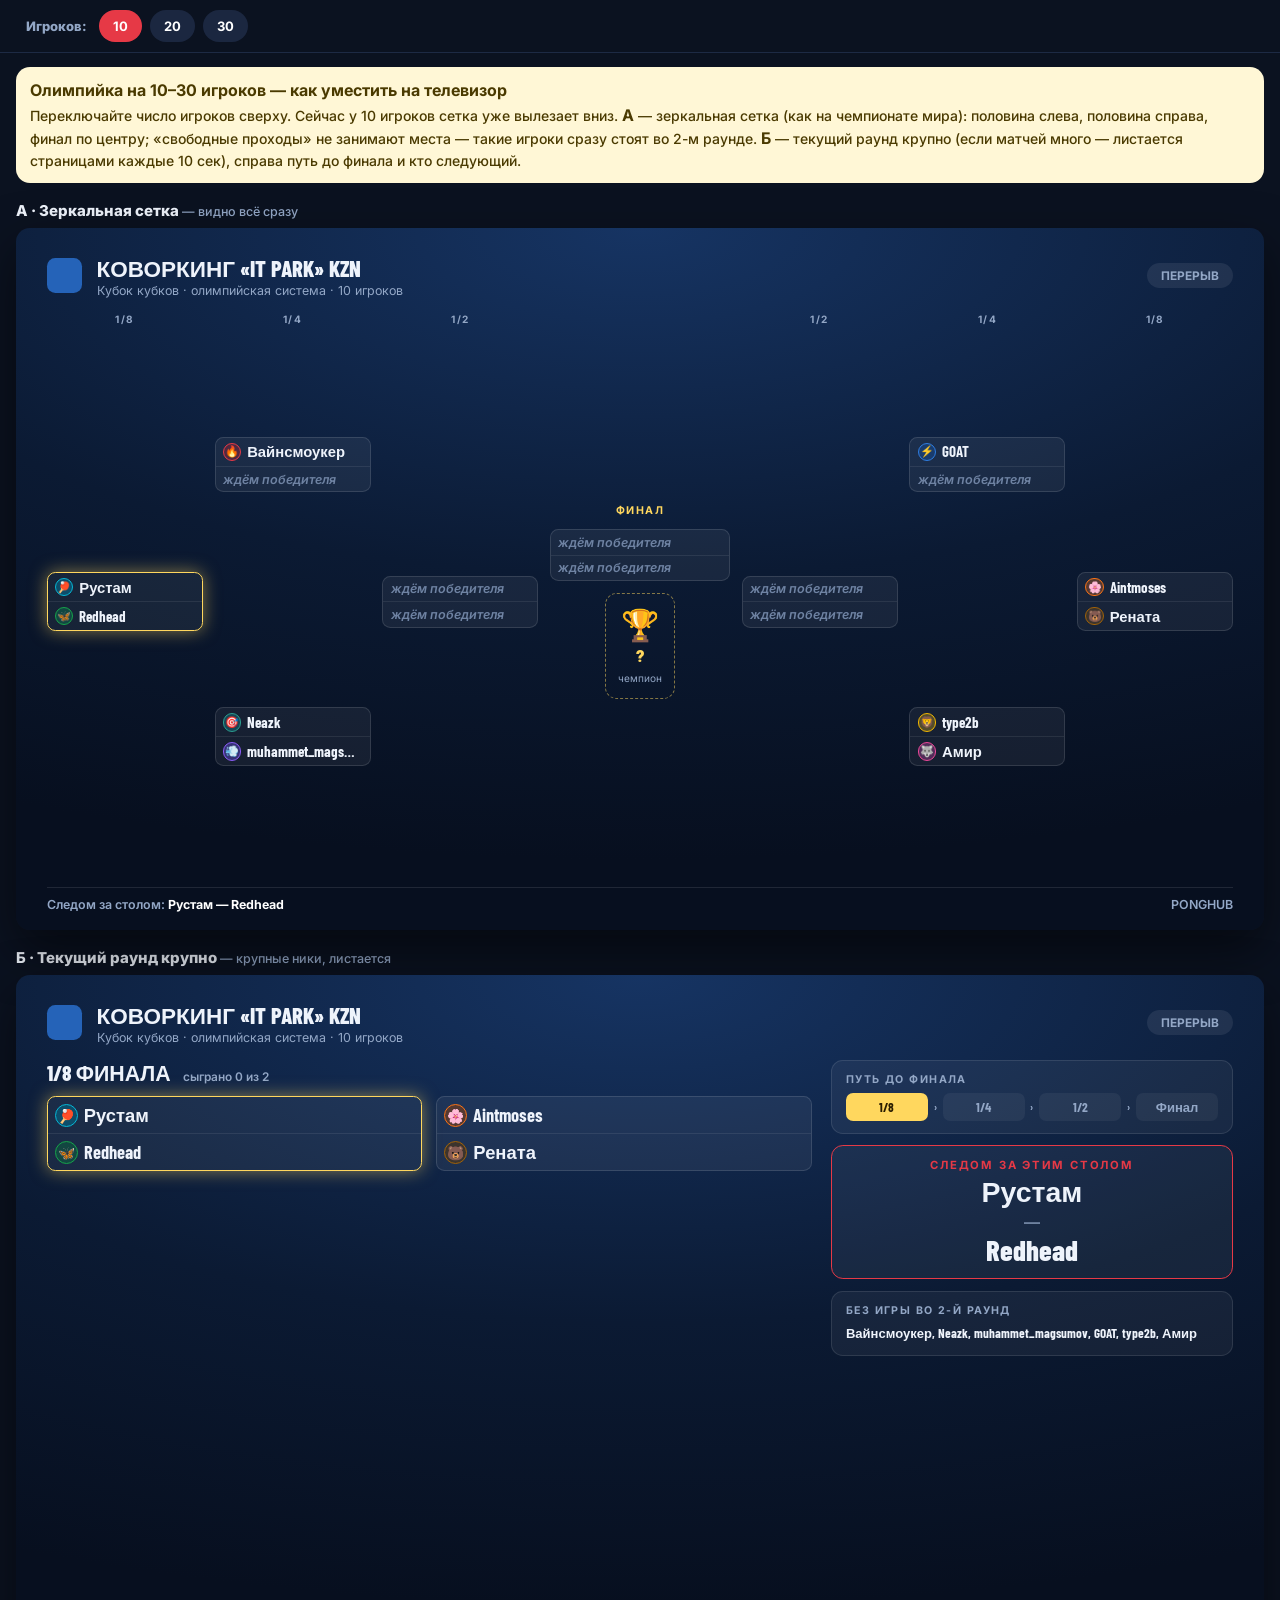
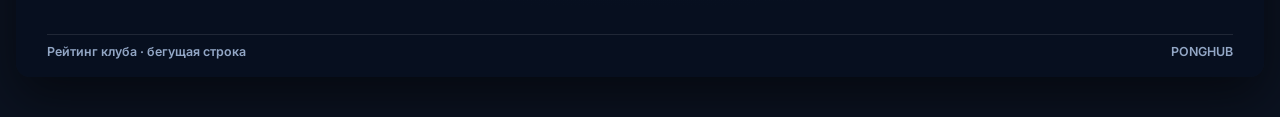
<file: demo/bigko.html>
<!doctype html>
<html lang="ru"><head><meta charset="utf-8"><meta name="viewport" content="width=device-width, initial-scale=1, viewport-fit=cover"><meta name="robots" content="noindex">
<title>Большая олимпийская сетка на табло — варианты</title>
<link rel="stylesheet" href="https://fonts.googleapis.com/css2?family=Barlow+Condensed:wght@600;700;800&family=Inter:wght@400;500;600;700;800&display=swap">
<style>
/* Макет: как показать олимпийскую сетку на 10–30 игроков на телевизоре 16:9. Данные — пример. */
:root { --d: "Barlow Condensed", sans-serif; --f: Inter, system-ui, sans-serif; --gold: #ffd75e; --muted: #93a7c6; }
* { box-sizing: border-box; }
body { margin: 0; font-family: var(--f); background: #0b1220; color: #eef3fb; }
.bar { position: sticky; top: 0; z-index: 5; display: flex; gap: 8px; flex-wrap: wrap; align-items: center; padding: 10px 16px; background: #0b1220; border-bottom: 1px solid #1d2a44; }
.bar b { font: 800 13px var(--f); color: var(--muted); margin: 0 4px 0 10px; }
.bar button { border: 0; border-radius: 99px; padding: 8px 14px; background: #1b2740; color: #fff; font: 700 13px var(--f); cursor: pointer; }
.bar button.on { background: #e63946; }
.wrap { max-width: 1400px; margin: 0 auto; padding: 14px 16px 40px; }
.note { padding: 12px 14px; border-radius: 14px; background: #fff7d6; color: #4a3a00; font: 500 14px/1.45 var(--f); margin-bottom: 14px; } .note b { display: block; font-size: 16px; margin-bottom: 2px; }
.tv { container-type: inline-size; width: 100%; aspect-ratio: 16/9; border-radius: 14px; overflow: hidden; display: grid; grid-template-rows: auto minmax(0, 1fr) auto; gap: 1.2cqw; padding: 2cqw 2.4cqw 1.4cqw;
  background: radial-gradient(120% 90% at 50% 0%, #163463 0%, #0b1a33 55%, #070f1f 100%); box-shadow: 0 20px 50px rgba(0,0,0,.5); }
.top { display: flex; align-items: center; gap: 1.2cqw; } .top .lg { width: 3cqw; height: 3cqw; border-radius: .7cqw; background: #2563b8; }
.top b { font: 800 1.9cqw var(--d); text-transform: uppercase; } .top small { display: block; font-size: 1.05cqw; color: var(--muted); }
.top .tag { margin-left: auto; padding: .45cqw 1.2cqw; border-radius: 99px; background: rgba(255,255,255,.08); font: 700 1cqw var(--f); color: var(--muted); }
.foot { border-top: .1cqw solid rgba(255,255,255,.1); padding-top: .8cqw; font: 600 1.05cqw var(--f); color: var(--muted); display: flex; justify-content: space-between; }
/* ячейка матча */
.m { border-radius: .7cqw; background: rgba(255,255,255,.06); border: .1cqw solid rgba(255,255,255,.12); overflow: hidden; }
.m div { display: flex; align-items: center; gap: .5cqw; padding: var(--py, .32cqw) .6cqw; font: 700 var(--fs, 1.1cqw)/1.15 var(--d); min-width: 0; }
.m div + div { border-top: .08cqw solid rgba(255,255,255,.08); }
.m .nk { flex: 1; min-width: 0; overflow: hidden; text-overflow: ellipsis; white-space: nowrap; } .m .sc { flex: none; color: var(--muted); }
.m .w { color: #fff; } .m .w .sc { color: var(--gold); } .m .l { opacity: .5; } .m .t { color: #6f83a3; font: italic 600 calc(var(--fs, 1.1cqw) * .85) var(--f); }
.m.now { border-color: var(--gold); box-shadow: 0 0 1.4cqw rgba(255,215,94,.5); }
.av { width: calc(var(--fs, 1.1cqw) * 1.25); aspect-ratio: 1; border-radius: 50%; flex: none; display: grid; place-items: center; font-size: calc(var(--fs, 1.1cqw) * .75); background: color-mix(in srgb, var(--c) 30%, #10203d); border: .1cqw solid var(--c); }
/* А: зеркальная сетка */
.mir { display: grid; min-height: 0; gap: 1cqw; align-items: stretch; }
.col { display: flex; flex-direction: column; justify-content: space-around; gap: .45cqw; min-height: 0; position: relative; padding-top: 1.6cqw; }
.col h5 { position: absolute; top: 0; left: 0; right: 0; margin: 0; text-align: center; font: 700 .85cqw var(--f); letter-spacing: .12cqw; text-transform: uppercase; color: var(--muted); white-space: nowrap; }
.mid { display: flex; flex-direction: column; justify-content: center; align-items: center; gap: 1cqw; padding-top: 1.6cqw; }
.cup { text-align: center; padding: 1cqw; border-radius: 1cqw; border: .12cqw dashed rgba(255,215,94,.5); } .cup i { font-style: normal; font-size: 2.6cqw; } .cup b { display: block; font: 800 1.5cqw var(--d); color: var(--gold); } .cup span { font-size: .85cqw; color: var(--muted); }
.mid .m { width: 100%; } .mid h5 { margin: 0; font: 700 .9cqw var(--f); letter-spacing: .12cqw; color: var(--gold); text-transform: uppercase; }
/* Б: текущий раунд крупно */
.cur { display: grid; grid-template-columns: minmax(0, 1.9fr) minmax(0, 1fr); gap: 1.6cqw; min-height: 0; }
.big { display: flex; flex-direction: column; gap: .8cqw; min-height: 0; }
.big h4 { margin: 0; display: flex; align-items: baseline; gap: 1cqw; font: 800 1.8cqw var(--d); text-transform: uppercase; } .big h4 small { font: 600 1cqw var(--f); color: var(--muted); text-transform: none; }
.grid { display: grid; grid-template-columns: repeat(2, minmax(0, 1fr)); gap: .8cqw 1.2cqw; align-content: start; }
.grid .m { --fs: 1.55cqw; --py: .55cqw; }
.dots { display: flex; gap: .5cqw; margin-top: auto; } .dots i { width: .7cqw; height: .7cqw; border-radius: 50%; background: rgba(255,255,255,.25); } .dots i.on { background: var(--gold); width: 1.8cqw; border-radius: .4cqw; }
.side { display: flex; flex-direction: column; gap: 1cqw; min-height: 0; }
.card { padding: 1cqw 1.2cqw; border-radius: 1cqw; background: rgba(255,255,255,.05); border: .1cqw solid rgba(255,255,255,.1); }
.card h5 { margin: 0 0 .6cqw; font: 700 .9cqw var(--f); letter-spacing: .12cqw; text-transform: uppercase; color: var(--muted); }
.path { display: flex; align-items: center; gap: .5cqw; font: 700 1.1cqw var(--d); } .path span { flex: 1; text-align: center; padding: .5cqw .2cqw; border-radius: .6cqw; background: rgba(255,255,255,.05); color: var(--muted); }
.path span.on { background: var(--gold); color: #2a1d00; } .path span.done { color: #fff; } .path i { font-style: normal; color: var(--muted); font-size: .9cqw; }
.nx { display: grid; justify-items: center; text-align: center; gap: .4cqw; border-color: #e63946; } .nx small { font: 700 .95cqw var(--f); letter-spacing: .15cqw; color: #e63946; text-transform: uppercase; } .nx b { font: 800 2.4cqw/1.05 var(--d); } .nx em { font-style: normal; color: var(--muted); }
.lbl { font: 800 15px var(--f); margin: 18px 0 8px; } .lbl small { font-weight: 500; color: var(--muted); }
</style></head>
<body><div class="bar"><b>Игроков:</b><button data-n="10">10</button><button data-n="20">20</button><button data-n="30">30</button></div>
<div class="wrap"><div class="note"><b>Олимпийка на 10–30 игроков — как уместить на телевизор</b>Переключайте число игроков сверху. Сейчас у 10 игроков сетка уже вылезает вниз. <b style="display:inline">А</b> — зеркальная сетка (как на чемпионате мира): половина слева, половина справа, финал по центру; «свободные проходы» не занимают места — такие игроки сразу стоят во 2-м раунде. <b style="display:inline">Б</b> — текущий раунд крупно (если матчей много — листается страницами каждые 10 сек), справа путь до финала и кто следующий.</div>
<p class="lbl">А · Зеркальная сетка <small>— видно всё сразу</small></p><div id="a"></div>
<p class="lbl">Б · Текущий раунд крупно <small>— крупные ники, листается</small></p><div id="b"></div></div>
<script>
const NAMES = ['Вайнсмоукер', 'GOAT', 'type2b', 'Neazk', 'muhammet_magsumov', 'Амир', 'Aintmoses', 'Рустам', 'Redhead', 'Рената', 'Armlet1', 'Ramilich', 'Дамир', 'Эльвира', 'Тимур', 'Камила', 'Ильдар', 'Артур', 'Алина', 'Марат', 'Карина', 'Булат', 'Айдар', 'Лиана', 'Ринат', 'Гульнара', 'Азат', 'Диана', 'Нияз', 'Софья'];
const COL = ['#e63946', '#2f7de1', '#f2b600', '#2a9d8f', '#8b5cf6', '#ec4899', '#f97316', '#06b6d4', '#16a34a', '#a16207'];
const nextPow2 = n => { let s = 1; while (s < n) s *= 2; return s; };
const seedPos = size => { let p = [1]; while (p.length < size) { const m = p.length * 2 + 1; p = p.flatMap(x => [x, m - x]); } return p; };
const av = i => `<span class="av" style="--c:${COL[i % COL.length]}">${[...'🔥⚡🦁🎯💨🐺🌸🏓🦋🐻🚀'][i % 11]}</span>`;
// строим дерево: 1-й раунд + свободные проходы; сыграна часть 1-го раунда
function build(n) {
  const size = nextPow2(n), slots = seedPos(size).map(k => (k <= n ? k - 1 : null)), R = Math.log2(size), rounds = [];
  let prev = null;
  for (let r = 0; r < R; r++) {
    const cnt = size / 2 ** (r + 1), row = [];
    for (let i = 0; i < cnt; i++) {
      const a = r === 0 ? slots[2 * i] : prev[2 * i].w, b = r === 0 ? slots[2 * i + 1] : prev[2 * i + 1].w;
      const bye = r === 0 && (a === null || b === null);
      const c = { a, b, bye, w: bye ? (a ?? b) : undefined, sc: null };
      if (!bye && r === 0 && a !== null && b !== null && i % 3 === 0) { c.w = a; c.sc = [3, 1]; }   // часть первого раунда сыграна
      row.push(c);
    }
    rounds.push(row); prev = row;
  }
  return rounds;
}
const RN = (r, R) => ({ 1: 'Финал', 2: '1/2', 3: '1/4', 4: '1/8', 5: '1/16' })[R - r] || `Раунд ${r + 1}`;
const line = (id, c, side) => id === null || id === undefined ? `<div class="t">${c.bye ? '' : 'ждём победителя'}</div>`
  : `<div class="${c.w === undefined ? '' : c.w === id ? 'w' : 'l'}">${av(id)}<span class="nk">${NAMES[id]}</span><span class="sc">${c.sc ? (c.w === id ? c.sc[0] : c.sc[1]) : ''}</span></div>`;
const cell = (c, now) => `<div class="m ${now ? 'now' : ''}">${line(c.a, c)}${line(c.b, c)}</div>`;
// первый несыгранный матч с обоими игроками — «следующие»
const isNext = (rounds) => { for (const row of rounds) for (const c of row) if (!c.bye && c.a != null && c.b != null && c.w === undefined) return c; return null; };
function A(n) {
  const rounds = build(n), R = rounds.length, nx = isNext(rounds);
  // раунд без «проходов»: в 1-м раунде показываем только настоящие матчи
  const view = rounds.map((row, r) => row.map(c => (r === 0 && c.bye ? null : c)));
  const half = (side) => view.slice(0, R - 1).map((row, r) => { const h = row.length / 2; return { r, cells: side ? row.slice(h) : row.slice(0, h) }; });
  const L = half(0), Rr = half(1).reverse();
  const rows = Math.max(...L.map(x => x.cells.filter(Boolean).length), 1);
  const fs = Math.max(.75, Math.min(1.25, 9 / rows)), py = Math.max(.12, Math.min(.4, 3 / rows));
  const colH = x => `<div class="col"><h5>${RN(x.r, R)}</h5>${x.cells.filter(Boolean).map(c => cell(c, c === nx)).join('')}</div>`;
  const fin = rounds[R - 1][0];
  const cols = L.length + Rr.length + 1;
  return `<div class="tv"><div class="top"><span class="lg"></span><div><b>Коворкинг «IT Park» KZN</b><small>Кубок кубков · олимпийская система · ${n} игроков</small></div><span class="tag">ПЕРЕРЫВ</span></div>
    <div class="mir" style="grid-template-columns:repeat(${L.length},minmax(0,1fr)) minmax(0,1.15fr) repeat(${Rr.length},minmax(0,1fr));--fs:${fs.toFixed(2)}cqw;--py:${py.toFixed(2)}cqw">
      ${L.map(colH).join('')}<div class="mid"><h5>Финал</h5>${cell(fin)}<div class="cup"><i>🏆</i><b>?</b><span>чемпион</span></div></div>${Rr.map(colH).join('')}</div>
    <div class="foot"><span>Следом за столом: <b style="color:#fff">${nx ? NAMES[nx.a] + ' — ' + NAMES[nx.b] : '—'}</b></span><span>PONGHUB</span></div></div>`;
}
function B(n) {
  const rounds = build(n), R = rounds.length, nx = isNext(rounds);
  const ri = rounds.findIndex(row => row.some(c => !c.bye && c.w === undefined)), row = rounds[ri].filter(c => !c.bye);
  const per = 8, pages = Math.ceil(row.length / per);
  const path = rounds.map((_, r) => `<span class="${r < ri ? 'done' : r === ri ? 'on' : ''}">${RN(r, R)}</span>`).join('<i>›</i>');
  return `<div class="tv"><div class="top"><span class="lg"></span><div><b>Коворкинг «IT Park» KZN</b><small>Кубок кубков · олимпийская система · ${n} игроков</small></div><span class="tag">ПЕРЕРЫВ</span></div>
    <div class="cur"><div class="big"><h4>${RN(ri, R)} финала <small>сыграно ${row.filter(c => c.w !== undefined).length} из ${row.length}${pages > 1 ? ` · страница 1 из ${pages}` : ''}</small></h4>
      <div class="grid">${row.slice(0, per).map(c => cell(c, c === nx)).join('')}</div>${pages > 1 ? `<div class="dots">${Array.from({ length: pages }, (_, k) => `<i class="${k ? '' : 'on'}"></i>`).join('')}</div>` : ''}</div>
      <div class="side"><div class="card"><h5>Путь до финала</h5><div class="path">${path}</div></div>
        <div class="card nx"><small>Следом за этим столом</small><b>${nx ? NAMES[nx.a] : '—'}</b><em>—</em><b>${nx ? NAMES[nx.b] : ''}</b></div>
        <div class="card"><h5>Без игры во 2-й раунд</h5><div style="font:700 1.1cqw var(--d);line-height:1.5">${rounds[0].filter(c => c.bye).map(c => NAMES[c.a ?? c.b]).join(', ') || '—'}</div></div></div></div>
    <div class="foot"><span>Рейтинг клуба · бегущая строка</span><span>PONGHUB</span></div></div>`;
}
let N = 10;
function draw() { document.querySelectorAll('[data-n]').forEach(b => b.classList.toggle('on', +b.dataset.n === N)); document.getElementById('a').innerHTML = A(N); document.getElementById('b').innerHTML = B(N); }
document.querySelector('.bar').onclick = e => { const b = e.target.closest('[data-n]'); if (b) { N = +b.dataset.n; draw(); } };
draw();
</script></body></html>
</file>
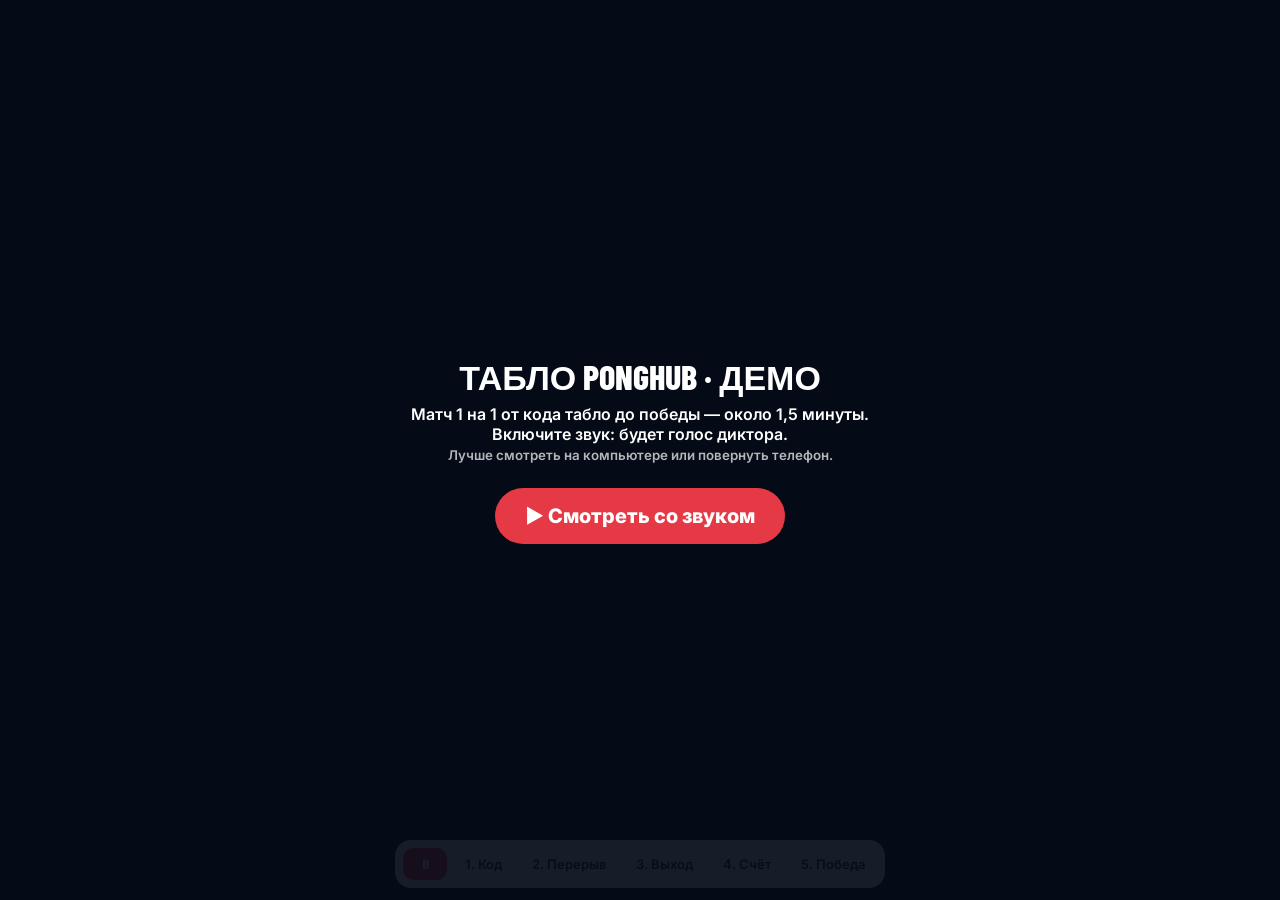
<file: demo/flow.html>
<!doctype html>
<html lang="ru"><head><meta charset="utf-8"><meta name="viewport" content="width=device-width, initial-scale=1, viewport-fit=cover"><meta name="robots" content="noindex">
<base href="../">
<title>Табло PongHub — от кода до победы</title>
<link rel="stylesheet" href="https://fonts.googleapis.com/css2?family=Barlow+Condensed:wght@600;700;800&family=Inter:wght@400;500;600;700&display=swap">
<link rel="stylesheet" href="css/style.css">
<style>
/* Демо табло без входа: настоящий код табло (js/tv.js) получает заранее расписанный матч вместо базы. */
body { margin: 0; background: #050b17; }
#cap { position: fixed; left: 50%; top: 12px; transform: translateX(-50%); z-index: 200; max-width: 92vw; padding: 10px 18px; border-radius: 14px; background: rgba(255,255,255,.95); color: #10203d; font: 600 15px/1.35 Inter, sans-serif; box-shadow: 0 8px 30px rgba(0,0,0,.35); text-align: center; transition: opacity .4s; }
#cap b { color: #e63946; }
#go { position: fixed; inset: 0; z-index: 300; display: grid; place-items: center; background: rgba(5,11,23,.92); color: #fff; font: 600 16px Inter, sans-serif; text-align: center; }
#bar { position: fixed; left: 50%; bottom: 12px; transform: translateX(-50%); z-index: 250; display: flex; gap: 6px; flex-wrap: wrap; justify-content: center; padding: 8px; border-radius: 16px; background: rgba(255,255,255,.95); box-shadow: 0 8px 30px rgba(0,0,0,.35); font: 600 13px Inter, sans-serif; }
#bar button { border: 0; border-radius: 10px; padding: 8px 12px; background: #e8edf5; color: #10203d; font: inherit; cursor: pointer; }
#bar button.on { background: #10203d; color: #fff; } #bar #pp { background: #e63946; color: #fff; min-width: 44px; }
#go button { margin-top: 18px; padding: 16px 30px; border: 0; border-radius: 999px; background: #e63946; color: #fff; font: 800 20px Inter, sans-serif; cursor: pointer; }
</style></head>
<body><div id="app"></div><div id="cap" style="opacity:0"></div><div id="bar" hidden></div>
<div id="go"><div><div style="font:800 34px 'Barlow Condensed',sans-serif">ТАБЛО PONGHUB · ДЕМО</div><p>Матч 1 на 1 от кода табло до победы — около 1,5 минуты.<br>Включите звук: будет голос диктора.<br><small style="opacity:.7">Лучше смотреть на компьютере или повернуть телефон.</small></p><button id="start">▶ Смотреть со звуком</button></div></div>
<script type="module">
import { startTV } from './js/tv.js';
import { unlock } from './js/sound.js';

const A = 'demo-a', B = 'demo-b';
let vt = 0, vlast = performance.now(); window.P3_PAUSED = false;
const t0 = () => { const now = performance.now(); if (!window.P3_PAUSED) vt += now - vlast; vlast = now; return vt; };
const players = [
  { id: A, nickname: 'Рустам', avatar: '🔥', color: '#e63946', photo_url: null, initial_rating: 52, created_at: '2026-01-01', status: 'approved' },
  { id: B, nickname: 'Мухаммет', avatar: '⚡', color: '#2f7de1', photo_url: null, initial_rating: 47, created_at: '2026-01-01', status: 'approved' },
];
// счёт по шагам: 0 — очко Рустаму, 1 — Мухаммету
const P = (a, b) => [...Array(a).fill(0), ...Array(b).fill(1)];
const set1 = P(8, 6), steps = [
  set1, [...set1, 0], [...set1, 0, 0], [...set1, 0, 0, 1], [...set1, 0, 0, 1, 1], [...set1, 0, 0, 1, 1, 1],
  [...set1, 0, 0, 1, 1, 1, 1], [...set1, 0, 0, 1, 1, 1, 1, 0], [...set1, 0, 0, 1, 1, 1, 1, 0, 0],
];
const after1 = steps[steps.length - 1], set2 = P(9, 8);
steps.push([...after1, ...set2], [...after1, ...set2, 0], [...after1, ...set2, 0, 0]);

const END = 31 + steps.length * 3;
const CAPS = [
  [0, '1. Включили табло — оно показывает <b>код</b>. Владелец вводит его в приложении: Профиль → Управление клубом → Табло'],
  [7, '2. Табло привязано к клубу: <b>перерыв</b> — последние игры и рейтинг'],
  [13, '3. На телефоне нажали <b>«Начать матч»</b> Рустам — Мухаммет → <b>выход игроков</b>'],
  [31, '4. На телефоне считают <b>очки</b> — табло и диктор сразу подхватывают'],
  [0, ''],
];
let T = 0;
const SCORE_AT = 31, STEP = 3;
const live = log => ({ id: 'demo-live', club_id: 'c', player1_id: A, player2_id: B, kind: 'singles', type: 'free', best_of: 3, points_to: 11, first_server: 0, scoring: true, log, tournament_id: null, created_at: new Date(T).toISOString(), updated_at: new Date().toISOString() });
const store = {
  async rpc(name) {
    const now = new Date().toISOString(), el = (t0() - T) / 1000;
    if (name === 'screen_start') return { token: 'demo', code: '482913' };
    if (name === 'screen_avatars') return { grip: {}, players: [{ id: A, avatar3d: 'boy', loadout: { shirt: 'wr-t7:red', shorts: 'wr-s5:red', shoes: 'wr-f5:wr', head: 'wr-h1:red', blade: 'jp-b5:FL' }, on: true }, { id: B, avatar3d: 'boy', loadout: { shirt: 'wr-t3:blue', shorts: 'wr-s2:blue', shoes: 'wr-f2:wb', socks: 'wr-k2:white', wrist: 'wr-w1:blue', blade: 'eu-b4:FL' }, on: true }] };
    if (el < 7) return { status: 'pairing', code: '482913' };
    const base = { status: 'ok', now, screen: { id: 's', name: 'Табло', theme: 'night' }, club: { id: 'c', name: 'Пинг-понг в коворкинге', code: 'PONG' }, preds: [], next: [], settings: {}, players,
      matches: [{ id: 'm0', played_at: '2026-10-18T18:00:00Z', created_at: '2026-10-18T18:00:00Z', type: 'free', kind: 'singles', player1_id: B, player2_id: A, sets: [[11, 8], [9, 11], [11, 9]], sets1: 2, sets2: 1, winner_id: B, rated: true, best_of: 3, points_to: 11, status: 'approved' }],
      tournaments: [] };
    if (el < 13) return { ...base, live: [], recent: null };
    // матч начался: сначала пустой счёт (выход), с 31-й секунды — очки каждые 3 секунды
    const step = el < SCORE_AT ? -1 : Math.floor((el - SCORE_AT) / STEP);
    if (step < steps.length) return { ...base, live: [live(step < 0 ? [] : steps[step])], recent: null };
    const fin = { ...live(steps[steps.length - 1]), updated_at: new Date(Date.now() - (el - END) * 1000).toISOString() };
    return { ...base, live: [], recent: fin, recent_match: { id: 'm1', status: 'pending', sets: [[12, 10], [11, 8]], sets1: 2, sets2: 0 } };
  },
};
function caption() {
  const el = (t0() - T) / 1000, cap = document.getElementById('cap');
  let txt = CAPS.filter(c => c[1] && el >= c[0]).pop()?.[1] || '';
  if (el >= END) txt = el - END < 9 ? '5. Последнее очко → <b>жест победителя</b>, фанфары и салют' : '6. Итоги матча. Рейтинг обновится после подтверждения';
  const ch = CH.filter(c => el >= c[1]).length - 1; document.querySelectorAll('#bar [data-ch]').forEach((b, i) => b.classList.toggle('on', i === ch));
  cap.innerHTML = txt; cap.style.opacity = txt ? 1 : 0;
}
// этапы: переход перезапускает демо с нужной секунды (звук включается тем же нажатием)
const CH = [['Код', 0], ['Перерыв', 7], ['Выход', 12], ['Счёт', 31], ['Победа', END - 7]];
const from = +(new URLSearchParams(location.search).get('t') || 0);
const bar = document.getElementById('bar');
bar.innerHTML = '<button id="pp">⏸</button>' + CH.map(([n, s], i) => `<button data-ch="${s}">${i + 1}. ${n}</button>`).join('');
bar.onclick = e => {
  const b = e.target.closest('button'); if (!b) return;
  if (b.id === 'pp') { window.P3_PAUSED = !window.P3_PAUSED; b.textContent = window.P3_PAUSED ? '▶' : '⏸'; return; }
  location.href = 'demo/flow.html?t=' + b.dataset.ch + '&go=1';
};
if (new URLSearchParams(location.search).get('go')) document.querySelector('#go p').innerHTML = 'Браузер просит нажать ещё раз, чтобы включить звук.';
document.getElementById('start').onclick = () => {
  unlock(); document.getElementById('go').remove(); bar.hidden = false; vt = from * 1000; vlast = performance.now(); T = 0;
  // настоящее табло на этом же устройстве не должно потерять привязку: прячем его ключ и возвращаем через 3 секунды
  const K = 'ponghub_tv_token'; let old = null; try { old = localStorage.getItem(K); localStorage.removeItem(K); } catch { /* */ }
  startTV(document.getElementById('app'), store);
  setTimeout(() => { try { old ? localStorage.setItem(K, old) : localStorage.removeItem(K); } catch { /* */ } }, 3000);
  setInterval(caption, 500);
};
</script></body></html>
</file>
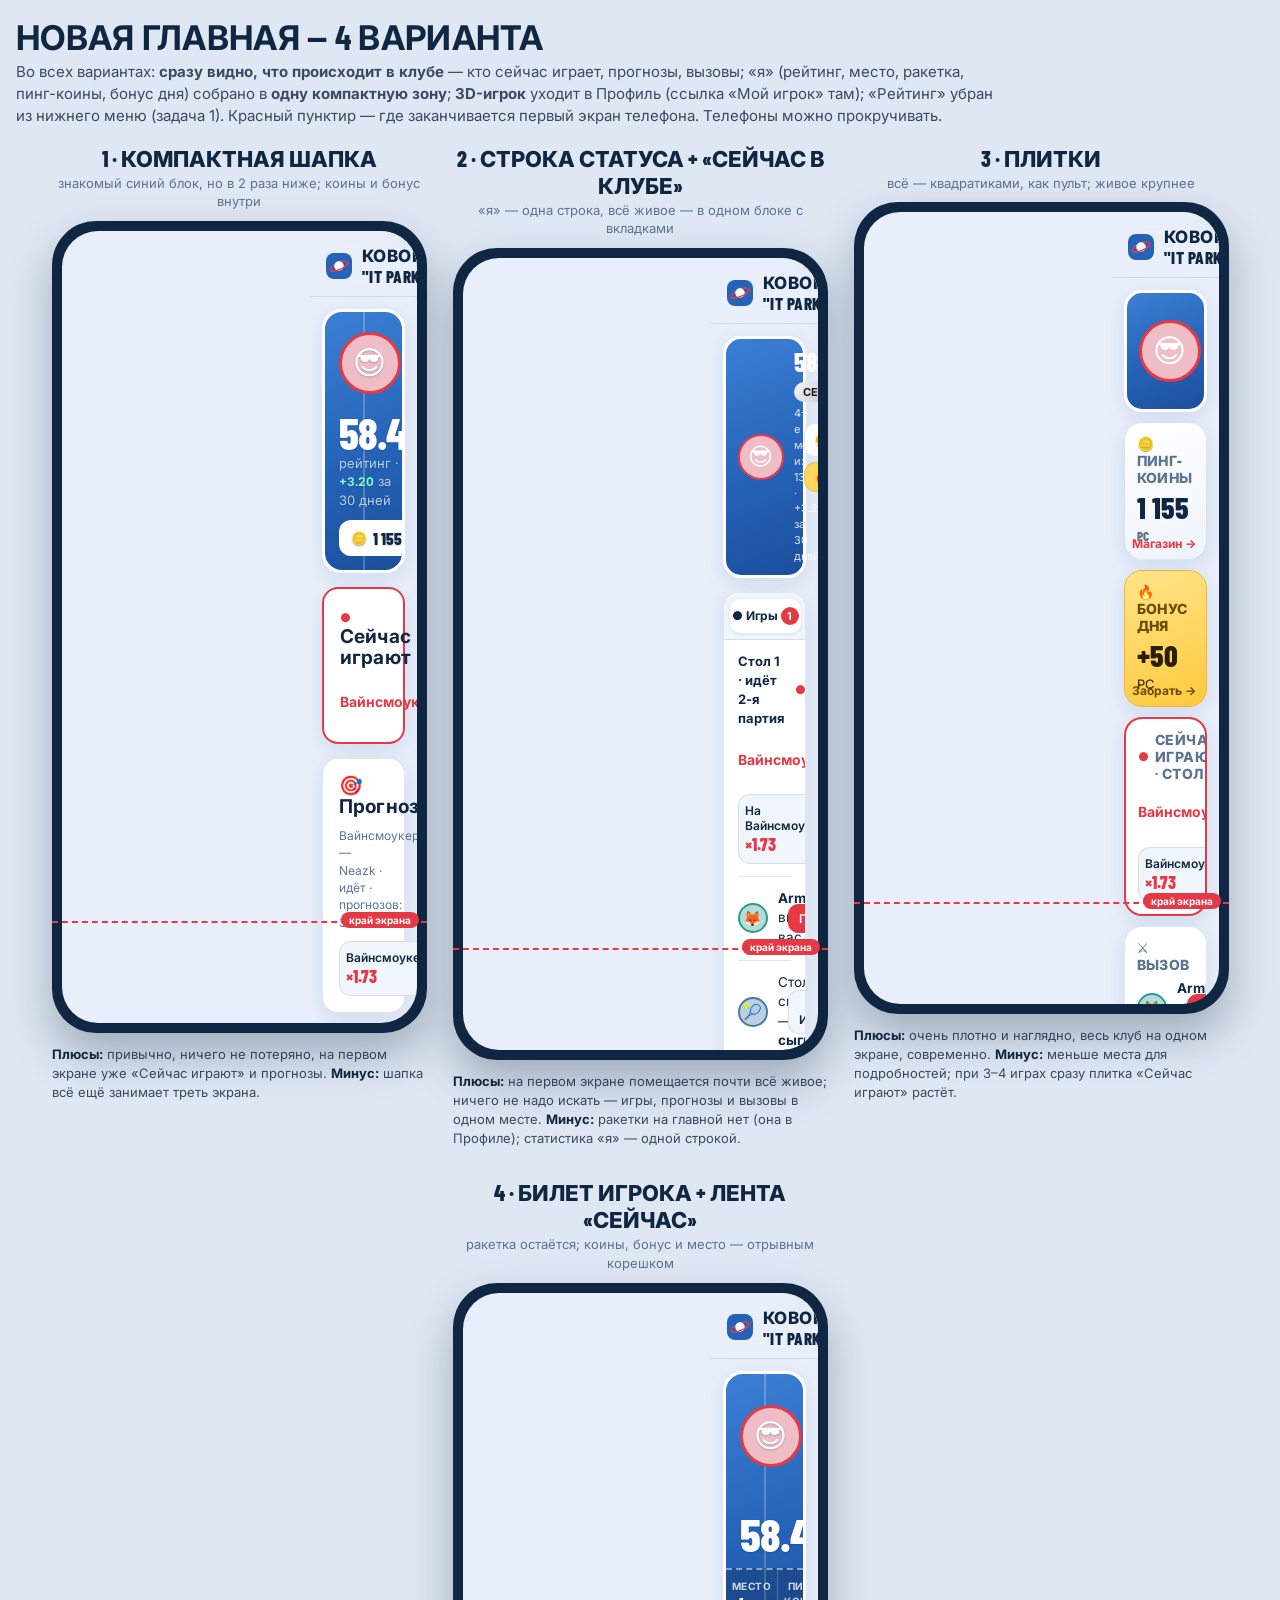
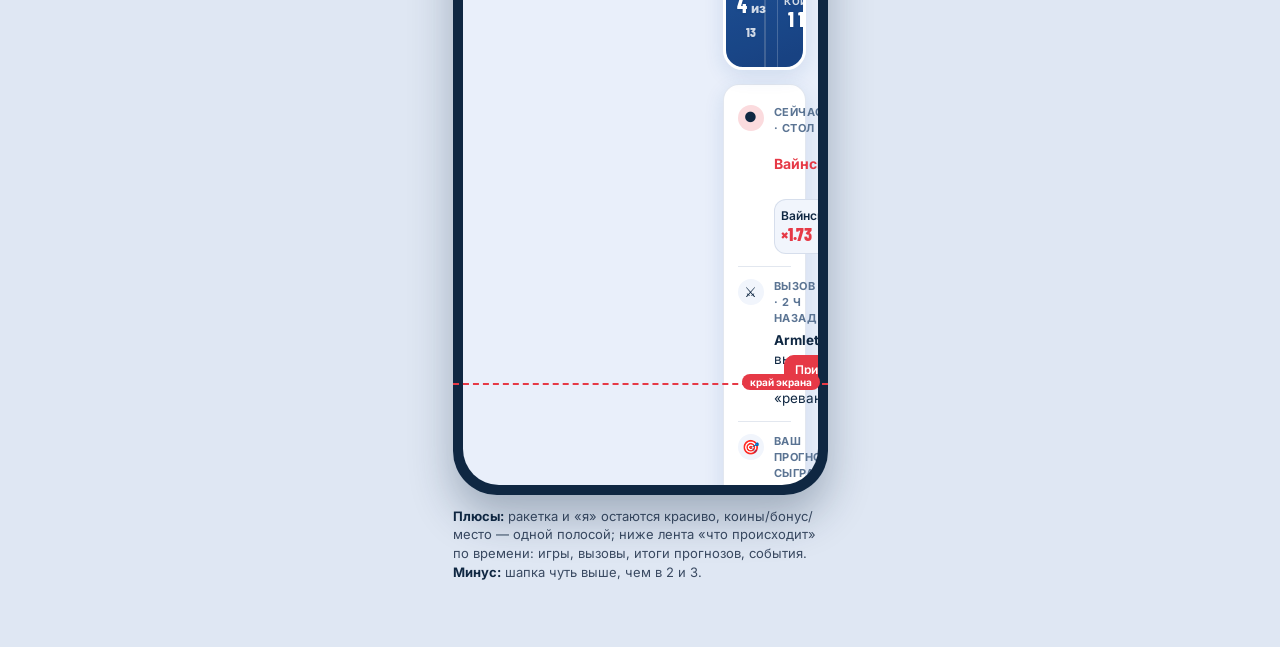
<file: demo/home2.html>
<!doctype html>
<html lang="ru"><head><meta charset="utf-8"><meta name="viewport" content="width=device-width, initial-scale=1, viewport-fit=cover"><meta name="robots" content="noindex">
<base href="../">
<title>Новая главная — варианты</title>
<link rel="stylesheet" href="https://fonts.googleapis.com/css2?family=Barlow+Condensed:wght@600;700;800&family=Inter:wght@400;500;600;700;800&display=swap">
<link rel="stylesheet" href="css/style.css">
<style>
/* Макет: 4 варианта новой главной. Цель — игровые процессы (сейчас играют, прогнозы, вызовы) сразу на первом экране,
   «я» (рейтинг, место, ракетка, пинг-коины, бонус) — одной компактной зоной, 3D-игрок уходит в Профиль.
   Вёрстка на настоящих стилях приложения (светлая тема), данные — пример. Пунктир — край первого экрана телефона. */
body { background: #dfe7f3; }
.wrap { max-width: 1680px; margin: 0 auto; padding: 18px 16px 60px; }
.intro h1 { font-size: 34px; text-transform: uppercase; }
.intro p { max-width: 980px; color: #3a4a62; font-size: 15px; }
.row { display: flex; gap: 26px; flex-wrap: wrap; justify-content: center; align-items: flex-start; margin-top: 18px; }
.col { width: 375px; }
.cap { text-align: center; margin: 0 0 10px; } .cap b { display: block; font: 800 22px var(--display); text-transform: uppercase; }
.cap span { display: block; font-size: 13px; color: #5b7493; margin-top: 2px; }
.ph { position: relative; width: 375px; height: 812px; border-radius: 44px; padding: 10px; background: #0f2742; box-shadow: 0 22px 44px rgba(15,39,66,.3); }
.full .ph { height: auto; }
.scr { position: relative; height: 100%; border-radius: 36px; overflow: hidden auto; background: var(--bg); scrollbar-width: none; }
.full .scr { height: auto; overflow: visible; }
.full .scr .tabs { position: relative; }
.scr::-webkit-scrollbar { display: none; }
.scr .top { position: sticky; top: 0; padding-top: 14px; }
.scr .brand { font-size: 17px; } .scr .brand img { width: 26px; height: 26px; }
.scr .page { padding: 12px 12px 90px; }
.scr .tabs { position: sticky; bottom: 0; grid-template-columns: repeat(5, 1fr); }
.fold { position: absolute; left: 0; right: 0; top: 700px; border-top: 2px dashed #e63946; z-index: 30; pointer-events: none; }
.fold span { position: absolute; right: 8px; top: -11px; background: #e63946; color: #fff; font: 700 10px Inter; padding: 2px 8px; border-radius: 99px; }
.pros { margin-top: 12px; font-size: 13px; line-height: 1.45; color: #3a4a62; } .pros b { color: #0f2742; }

/* общее */
.rk { position: relative; width: 52px; height: 74px; flex: none; }
.rk::before { content: ''; position: absolute; left: 4px; top: 0; width: 44px; height: 50px; border-radius: 50% 50% 46% 46%; background: radial-gradient(circle at 40% 35%, #f05b67, #c1121f); border: 3px solid #16181d; }
.rk::after { content: ''; position: absolute; left: 21px; top: 47px; width: 10px; height: 27px; border-radius: 4px; background: linear-gradient(90deg, #f0c48f, #c98a4b); }
.rk.sm { transform: scale(.72); transform-origin: center; margin: -10px -7px; }
.chip { display: inline-flex; align-items: center; gap: 6px; padding: 7px 11px; border-radius: 12px; font: 700 13px var(--font); white-space: nowrap; }
.chip b { font: 800 17px var(--display); }
.chip.coin { background: #fff; color: #0f2742; } .chip.coin i { font-style: normal; font: 800 11px var(--display); color: #5b7493; }
.chip.bonus { background: #ffd75e; color: #2a1d00; } .chip.bonus.done { background: rgba(255,255,255,.18); color: #fff; }
.lv { display: grid; grid-template-columns: 1fr auto 1fr; align-items: center; gap: 8px; }
.lv .n { font-weight: 700; font-size: 14px; } .lv .n.r { text-align: right; } .lv .n.lead { color: var(--red); }
.lv .sc { background: var(--black); color: #fff; border-radius: 10px; padding: 4px 12px; text-align: center; }
.lv .sc small { display: block; font-size: 10px; opacity: .7; } .lv .sc b { font: 800 22px/1 var(--display); }
.odds { display: flex; gap: 6px; margin-top: 10px; }
.odds button { flex: 1; border: 1.5px solid var(--line); background: var(--surface2); border-radius: 12px; padding: 8px 6px; font: 600 12px var(--font); color: var(--text); text-align: left; }
.odds button b { display: block; font: 800 18px var(--display); color: var(--red); }
.mini { font-size: 12px; color: var(--muted); }
.ch { display: flex; align-items: center; gap: 10px; }
.ch .rn { flex: 1; } .ch .rn span { font-size: 13.5px; }
.btn.xs { padding: 6px 10px; font-size: 12px; border-radius: 10px; }
.sec-t { display: flex; align-items: center; justify-content: space-between; margin: 4px 2px -4px; font: 800 15px var(--display); text-transform: uppercase; letter-spacing: .6px; color: var(--muted); }
.sec-t a { font: 600 12px var(--font); text-transform: none; letter-spacing: 0; color: var(--red); }
.task { display: flex; align-items: center; gap: 10px; }
.task .bar { flex: 1; height: 7px; border-radius: 9px; background: var(--bg2); overflow: hidden; } .task .bar i { display: block; height: 100%; background: linear-gradient(90deg, #ffd75e, #e9a93a); border-radius: 9px; }
.pill-r { margin-left: auto; font: 700 11px var(--font); color: var(--muted); }

/* ── Вариант 1: «Компактная шапка» ── */
.v1 .hero { padding: 14px; }
.v1 .h1 { display: flex; align-items: center; gap: 10px; }
.v1 .h1 .id { flex: 1; min-width: 0; } .v1 .h1 .id b { display: block; font: 800 24px/1.1 var(--display); }
.v1 .h1 .pl { text-align: center; color: #3b2410; background: linear-gradient(135deg, var(--wood-l), var(--wood)); box-shadow: 0 3px 0 #8a5426; border-radius: 12px; padding: 4px 10px; }
.v1 .h1 .pl b { display: block; font: 800 22px/1 var(--display); } .v1 .h1 .pl small { font-size: 10px; font-weight: 700; }
.v1 .h2 { display: flex; align-items: flex-end; gap: 10px; margin: 12px 0 10px; }
.v1 .h2 .big-num { font-size: 44px; } .v1 .h2 .grow { flex: 1; }
.v1 .h3 { display: flex; gap: 8px; } .v1 .h3 .chip { flex: 1; justify-content: center; }

/* ── Вариант 2: «Статус-строка + Сейчас в клубе» ── */
.v2 .stat { display: flex; align-items: center; gap: 10px; padding: 10px 12px; background: var(--table); color: #fff; border-radius: 18px; border: 3px solid #fff; box-shadow: var(--shadow); }
.v2 .stat .r { flex: 1; min-width: 0; } .v2 .stat .r b { font: 800 26px/1 var(--display); } .v2 .stat .r small { display: block; font-size: 11px; opacity: .85; }
.v2 .stat .chip { padding: 6px 9px; }
.v2 .hub { padding: 0; overflow: hidden; }
.v2 .hub-h { display: flex; gap: 4px; padding: 6px; background: var(--surface2); border-bottom: 1px solid var(--line); }
.v2 .hub-h button { flex: 1; border: 0; background: none; border-radius: 10px; padding: 8px 2px; font: 700 12px var(--font); color: var(--muted); white-space: nowrap; }
.v2 .hub-h button.on { background: var(--surface); color: var(--text); box-shadow: 0 1px 4px rgba(15,39,66,.1); }
.v2 .hub-h i { font-style: normal; display: inline-grid; place-items: center; min-width: 18px; height: 18px; border-radius: 9px; background: var(--red); color: #fff; font-size: 11px; margin-left: 3px; }
.v2 .hub-b { padding: 12px 14px; display: flex; flex-direction: column; gap: 12px; }
.v2 .hub-b > * + * { border-top: 1px solid var(--line); padding-top: 12px; }
.v2 .car { display: flex; gap: 10px; overflow-x: auto; margin: 0 -12px; padding: 2px 12px 6px; scrollbar-width: none; }
.v2 .car .card { flex: none; width: 210px; padding: 12px; }
.v2 .car h4 { margin: 0 0 6px; font: 800 15px var(--display); text-transform: uppercase; }

/* ── Вариант 3: «Плитки» ── */
.v3 .bento { display: grid; grid-template-columns: 1fr 1fr; gap: 10px; }
.v3 .t { border-radius: 18px; padding: 12px; background: var(--surface); border: 1px solid var(--line); box-shadow: var(--shadow); position: relative; overflow: hidden; }
.v3 .t.w { grid-column: span 2; }
.v3 .t.me { background: var(--table); color: #fff; border: 3px solid #fff; display: grid; grid-template-columns: auto 1fr auto; gap: 10px; align-items: center; }
.v3 .t.me .big-num { font-size: 38px; } .v3 .t.me small { display: block; font-size: 11px; opacity: .85; }
.v3 .t h4 { margin: 0 0 6px; font: 800 14px var(--display); text-transform: uppercase; letter-spacing: .4px; color: var(--muted); display: flex; align-items: center; gap: 6px; }
.v3 .t.coin { background: linear-gradient(160deg, #fff, #eef3fb); } .v3 .t.coin b { font: 800 30px/1 var(--display); } .v3 .t.coin i { font-style: normal; font: 800 13px var(--display); color: var(--muted); }
.v3 .t.bonus { background: linear-gradient(160deg, #ffe48a, #ffc93c); color: #2a1d00; border-color: #f2b632; } .v3 .t.bonus b { font: 800 30px/1 var(--display); } .v3 .t.bonus h4 { color: #6b4a00; }
.v3 .t.lvt { border: 2px solid var(--red); }
.v3 .t.ssn b { font: 800 18px var(--display); display: block; }
.v3 .t .go { position: absolute; right: 10px; bottom: 8px; font: 700 12px var(--font); color: var(--red); }

/* ── Вариант 4: «Билет игрока + лента» ── */
.v4 .hero { padding: 14px 14px 0; overflow: hidden; }
.v4 .ht { display: grid; grid-template-columns: auto 1fr auto; gap: 12px; align-items: center; }
.v4 .ht .id b { display: block; font: 800 24px/1.1 var(--display); }
.v4 .ht .rkbox { width: 78px; height: 96px; border-radius: 16px; background: #eef3fb; border: 3px solid #ffd75e; display: grid; place-items: center; }
.v4 .hm2 { display: flex; align-items: flex-end; gap: 12px; margin: 10px 0 12px; } .v4 .hm2 .big-num { font-size: 46px; }
.v4 .stub { display: grid; grid-template-columns: 1fr 1fr 1fr; margin: 0 -14px; border-top: 2px dashed rgba(255,255,255,.5); background: rgba(0,0,0,.18); }
.v4 .stub > div { padding: 9px 6px; text-align: center; border-right: 1px solid rgba(255,255,255,.2); }
.v4 .stub > div:last-child { border-right: 0; }
.v4 .stub small { display: block; font-size: 10px; opacity: .8; text-transform: uppercase; letter-spacing: .5px; font-weight: 700; }
.v4 .stub b { font: 800 20px/1.1 var(--display); } .v4 .stub .gold { color: #ffd75e; }
.v4 .feed { padding: 4px 14px; }
.v4 .fi { display: grid; grid-template-columns: 26px 1fr; gap: 10px; padding: 12px 0; border-bottom: 1px solid var(--line); }
.v4 .fi:last-child { border-bottom: 0; }
.v4 .fi > div { min-width: 0; }
.v4 .fi .fdot { width: 26px; height: 26px; border-radius: 50%; display: grid; place-items: center; font-size: 14px; background: var(--surface2); }
.v4 .fi .fdot.red { background: color-mix(in srgb, var(--red) 18%, #fff); }
.v4 .fi .tt { font-size: 11px; font-weight: 700; color: var(--muted); text-transform: uppercase; letter-spacing: .5px; margin-bottom: 4px; display: flex; justify-content: space-between; }
</style></head>
<body><div class="wrap">
<div class="intro">
  <h1>Новая главная — 4 варианта</h1>
  <p>Во всех вариантах: <b>сразу видно, что происходит в клубе</b> — кто сейчас играет, прогнозы, вызовы; «я» (рейтинг, место, ракетка, пинг-коины, бонус дня) собрано в <b>одну компактную зону</b>; <b>3D-игрок</b> уходит в Профиль (ссылка «Мой игрок» там); «Рейтинг» убран из нижнего меню (задача 1). Красный пунктир — где заканчивается первый экран телефона. Телефоны можно прокручивать.</p>
</div>
<div class="row">

<!-- ═════════ ВАРИАНТ 1 ═════════ -->
<div class="col v1">
  <p class="cap"><b>1 · Компактная шапка</b><span>знакомый синий блок, но в 2 раза ниже; коины и бонус внутри</span></p>
  <div class="ph"><div class="scr">
    <header class="top"><div class="brand"><img src="icons/hub.svg" alt="">Коворкинг "IT Park" KZN</div><div class="top-actions"><span class="icon-btn">📅</span><span class="icon-btn">🔔</span></div></header>
    <main class="page">
      <section class="hero table-card">
        <div class="h1"><span class="ava lg" style="--c:#e63946">😎</span><div class="id"><span class="muted small">Привет,</span><b>Рустам</b><span class="league silver">Серебро</span></div><div class="pl"><b>4</b><small>из 13</small></div></div>
        <div class="h2"><div><div class="big-num">58.4</div><div class="muted small">рейтинг · <span class="delta up">+3.20</span> за 30 дней</div></div><div class="grow"></div><span class="rk"></span></div>
        <div class="h3"><span class="chip coin">🪙 <b>1 155</b><i>PC</i> · Магазин</span><span class="chip bonus">🔥 Бонус <b>+50</b></span></div>
      </section>
      <section class="card live-now" style="border:2px solid var(--red)"><div class="card-h"><h3><span class="live">●</span> Сейчас играют</h3><span class="mini">стол 1</span></div>
        <div class="lv"><span class="n lead">Вайнсмоукер</span><span class="sc"><small>1:0</small><b>7:5</b></span><span class="n r">Neazk</span></div></section>
      <section class="card"><div class="card-h"><h3>🎯 Прогнозы</h3><a class="link">Все →</a></div>
        <div class="mini">Вайнсмоукер — Neazk · идёт · прогнозов: 3</div>
        <div class="odds"><button>Вайнсмоукер<b>×1.73</b></button><button>Neazk<b>×2.37</b></button></div></section>
      <section class="card challenges"><div class="card-h"><h3>⚔️ Вызовы</h3></div>
        <div class="ch"><span class="ava md" style="--c:#2a9d8f">🦊</span><div class="rn"><span><b>Armlet1</b> вызывает вас на матч</span><small class="muted">«реванш после обеда?»</small></div><button class="btn xs primary">Принять</button></div></section>
      <section class="card"><div class="task"><span style="font-size:22px">🎯</span><div style="flex:1"><b class="small">Задания недели · 2 из 4</b><div class="task"><div class="bar"><i style="width:50%"></i></div></div></div><span class="btn xs">Забрать</span></div></section>
      <div class="sec-t">Неделя и сезон</div>
      <section class="card week"><div class="card-h"><h3>📊 Итоги недели</h3><span class="mini">12–18 окт.</span></div>
        <div class="wk-grid"><div class="wk-item"><span>🏓</span><div><small>Сыграно</small><b>17 матчей</b></div></div><div class="wk-item"><span>📈</span><div><small>Рост недели</small><b>Вайнсмоукер +8.71</b></div></div></div></section>
      <section class="card pom"><div class="pom-badge">⭐ Лидер сезона · октябрь</div><div class="pom-row"><span class="ava md" style="--c:#f4a261">🧑‍🦱</span><div><b>Вайнсмоукер</b><div class="muted small">+8.71 за месяц</div></div></div><div class="pom-me">Вы 4-й из 9 · +3.20 · до конца сезона 11 дней</div></section>
    </main>
    <nav class="tabs"><a class="tab on">🏠<span>Главная</span></a><a class="tab">👥<span>Игроки</span></a><span class="tab tab-mid"><button class="fab">＋</button></span><a class="tab">🏆<span>Турниры</span></a><a class="tab">👤<span>Профиль</span></a></nav>
  </div><div class="fold"><span>край экрана</span></div></div>
  <p class="pros"><b>Плюсы:</b> привычно, ничего не потеряно, на первом экране уже «Сейчас играют» и прогнозы. <b>Минус:</b> шапка всё ещё занимает треть экрана.</p>
</div>

<!-- ═════════ ВАРИАНТ 2 ═════════ -->
<div class="col v2">
  <p class="cap"><b>2 · Строка статуса + «Сейчас в клубе»</b><span>«я» — одна строка, всё живое — в одном блоке с вкладками</span></p>
  <div class="ph"><div class="scr">
    <header class="top"><div class="brand"><img src="icons/hub.svg" alt="">Коворкинг "IT Park" KZN</div><div class="top-actions"><span class="icon-btn">📅</span><span class="icon-btn">🔔</span></div></header>
    <main class="page">
      <section class="stat"><span class="ava md" style="--c:#e63946">😎</span><div class="r"><b>58.4</b> <span class="league silver" style="vertical-align:4px">Серебро</span><small>4-е место из 13 · +3.20 за 30 дней</small></div>
        <div style="display:flex;flex-direction:column;gap:5px"><span class="chip coin">🪙 <b>1 155</b></span><span class="chip bonus">🔥 +50</span></div></section>
      <section class="card hub">
        <div class="hub-h"><button class="on">● Игры<i>1</i></button><button>🎯 Прогнозы<i>2</i></button><button>⚔️ Вызовы<i>1</i></button></div>
        <div class="hub-b">
          <div><div class="card-h" style="margin-bottom:8px"><b class="small">Стол 1 · идёт 2-я партия</b><span class="live">● LIVE</span></div>
            <div class="lv"><span class="n lead">Вайнсмоукер</span><span class="sc"><small>1:0</small><b>7:5</b></span><span class="n r">Neazk</span></div>
            <div class="odds"><button>На Вайнсмоукера<b>×1.73</b></button><button>На Neazk<b>×2.37</b></button></div></div>
          <div class="ch"><span class="ava sm" style="--c:#2a9d8f">🦊</span><div class="rn"><span><b>Armlet1</b> вызывает вас</span></div><button class="btn xs primary">Принять</button></div>
          <div class="ch"><span class="ava sm" style="--c:#457b9d">🎾</span><div class="rn"><span>Стол свободен — <b>сыграть сейчас?</b></span></div><button class="btn xs">▶ Игра</button></div>
        </div></section>
      <div class="sec-t">Неделя и сезон <a>листайте →</a></div>
      <div class="car">
        <div class="card"><h4>⭐ Лидер сезона</h4><div class="ch"><span class="ava sm" style="--c:#f4a261">🧑‍🦱</span><div class="rn"><b>Вайнсмоукер</b><small class="muted">+8.71 · вы 4-й</small></div></div><div class="mini" style="margin-top:6px">до конца сезона 11 дней</div></div>
        <div class="card"><h4>📊 Итоги недели</h4><div class="mini">17 матчей · рост — Вайнсмоукер +8.71 · сенсация: Рустам обыграл Armlet1</div></div>
        <div class="card"><h4>🎯 Задания недели</h4><div class="task"><div class="bar"><i style="width:50%"></i></div><b class="small">2/4</b></div><div class="mini" style="margin-top:6px">можно забрать +120 PC</div></div>
      </div>
      <section class="card"><div class="card-h"><h3>Топ-5</h3><a class="link">Рейтинг →</a></div>
        <div class="rank-row"><span class="pos">🥇</span><span class="ava sm" style="--c:#f4a261">🧑‍🦱</span><span class="rn"><b>Вайнсмоукер</b><small>14В · 3П</small></span><span class="rr"><b>71.2</b></span></div>
        <div class="rank-row"><span class="pos">🥈</span><span class="ava sm" style="--c:#2a9d8f">🦊</span><span class="rn"><b>Armlet1</b><small>12В · 6П</small></span><span class="rr"><b>66.0</b></span></div>
        <div class="rank-row"><span class="pos">🥉</span><span class="ava sm" style="--c:#8338ec">🌀</span><span class="rn"><b>Neazk</b><small>9В · 7П</small></span><span class="rr"><b>61.5</b></span></div></section>
    </main>
    <nav class="tabs"><a class="tab on">🏠<span>Главная</span></a><a class="tab">👥<span>Игроки</span></a><span class="tab tab-mid"><button class="fab">＋</button></span><a class="tab">🏆<span>Турниры</span></a><a class="tab">👤<span>Профиль</span></a></nav>
  </div><div class="fold"><span>край экрана</span></div></div>
  <p class="pros"><b>Плюсы:</b> на первом экране помещается почти всё живое; ничего не надо искать — игры, прогнозы и вызовы в одном месте. <b>Минус:</b> ракетки на главной нет (она в Профиле); статистика «я» — одной строкой.</p>
</div>

<!-- ═════════ ВАРИАНТ 3 ═════════ -->
<div class="col v3">
  <p class="cap"><b>3 · Плитки</b><span>всё — квадратиками, как пульт; живое крупнее</span></p>
  <div class="ph"><div class="scr">
    <header class="top"><div class="brand"><img src="icons/hub.svg" alt="">Коворкинг "IT Park" KZN</div><div class="top-actions"><span class="icon-btn">📅</span><span class="icon-btn">🔔</span></div></header>
    <main class="page">
      <div class="bento">
        <div class="t w me"><span class="ava lg" style="--c:#e63946">😎</span><div><span class="league silver">Серебро</span><div class="big-num">58.4</div><small>4-е место из 13 · <b style="color:#7dffc4">+3.20</b></small></div><span class="rk"></span></div>
        <div class="t coin"><h4>🪙 Пинг-коины</h4><b>1 155</b> <i>PC</i><span class="go">Магазин →</span></div>
        <div class="t bonus"><h4>🔥 Бонус дня</h4><b>+50</b> <span class="small">PC</span><span class="go" style="color:#6b4a00">Забрать →</span></div>
        <div class="t w lvt"><h4><span class="live">●</span> Сейчас играют · стол 1</h4><div class="lv"><span class="n lead">Вайнсмоукер</span><span class="sc"><small>1:0</small><b>7:5</b></span><span class="n r">Neazk</span></div>
          <div class="odds"><button>Вайнсмоукер<b>×1.73</b></button><button>Neazk<b>×2.37</b></button></div></div>
        <div class="t w"><h4>⚔️ Вызов</h4><div class="ch"><span class="ava sm" style="--c:#2a9d8f">🦊</span><div class="rn"><span><b>Armlet1</b> вызывает вас</span></div><button class="btn xs primary">Принять</button></div></div>
        <div class="t ssn"><h4>⭐ Сезон</h4><b>Вайнсмоукер</b><span class="mini">лидер · +8.71<br>вы 4-й · 11 дн.</span></div>
        <div class="t"><h4>🎯 Задания</h4><b style="font:800 24px var(--display)">2/4</b><div class="task" style="margin-top:6px"><div class="bar"><i style="width:50%"></i></div></div><span class="mini">+120 PC ждут</span></div>
        <div class="t w"><h4>📊 Неделя</h4><div class="mini">17 матчей · рост — <b>Вайнсмоукер +8.71</b> · самый активный — <b>Рустам</b> · сенсация: <b>Рустам</b> обыграл Armlet1</div></div>
      </div>
    </main>
    <nav class="tabs"><a class="tab on">🏠<span>Главная</span></a><a class="tab">👥<span>Игроки</span></a><span class="tab tab-mid"><button class="fab">＋</button></span><a class="tab">🏆<span>Турниры</span></a><a class="tab">👤<span>Профиль</span></a></nav>
  </div><div class="fold"><span>край экрана</span></div></div>
  <p class="pros"><b>Плюсы:</b> очень плотно и наглядно, весь клуб на одном экране, современно. <b>Минус:</b> меньше места для подробностей; при 3–4 играх сразу плитка «Сейчас играют» растёт.</p>
</div>

<!-- ═════════ ВАРИАНТ 4 ═════════ -->
<div class="col v4">
  <p class="cap"><b>4 · Билет игрока + лента «Сейчас»</b><span>ракетка остаётся; коины, бонус и место — отрывным корешком</span></p>
  <div class="ph"><div class="scr">
    <header class="top"><div class="brand"><img src="icons/hub.svg" alt="">Коворкинг "IT Park" KZN</div><div class="top-actions"><span class="icon-btn">📅</span><span class="icon-btn">🔔</span></div></header>
    <main class="page">
      <section class="hero table-card">
        <div class="ht"><span class="ava lg" style="--c:#e63946">😎</span><div class="id"><span class="muted small">Привет,</span><b>Рустам</b><span class="league silver">Серебро</span></div><div class="rkbox"><span class="rk"></span></div></div>
        <div class="hm2"><div class="big-num">58.4</div><div class="muted small" style="padding-bottom:6px">рейтинг<br><span class="delta up">+3.20</span> за 30 дней</div></div>
        <div class="stub"><div><small>Место</small><b>4 <span style="font-size:13px;opacity:.8">из 13</span></b></div><div><small>Пинг-коины</small><b>1 155</b></div><div><small>Бонус дня</small><b class="gold">+50 →</b></div></div>
      </section>
      <section class="card" style="padding:4px 0"><div class="feed">
        <div class="fi"><span class="fdot red">●</span><div><div class="tt"><span>Сейчас · стол 1</span><span class="live">LIVE</span></div>
          <div class="lv"><span class="n lead">Вайнсмоукер</span><span class="sc"><small>1:0</small><b>7:5</b></span><span class="n r">Neazk</span></div>
          <div class="odds"><button>Вайнсмоукер<b>×1.73</b></button><button>Neazk<b>×2.37</b></button></div></div></div>
        <div class="fi"><span class="fdot">⚔️</span><div><div class="tt"><span>Вызов · 2 ч назад</span></div><div class="ch"><div class="rn"><span><b>Armlet1</b> вызывает вас: «реванш?»</span></div><button class="btn xs primary">Принять</button></div></div></div>
        <div class="fi"><span class="fdot">🎯</span><div><div class="tt"><span>Ваш прогноз сыграл</span></div><span class="small"><b class="up">+86 PC</b> · Рустам — Armlet1</span></div></div>
        <div class="fi"><span class="fdot">📅</span><div><div class="tt"><span>Сегодня 19:00</span></div><span class="small"><b>Пятничный турнир</b> · 8 участников</span></div></div>
      </div></section>
      <div class="sec-t">Неделя и сезон</div>
      <section class="card pom"><div class="pom-badge">⭐ Лидер сезона · октябрь</div><div class="pom-row"><span class="ava md" style="--c:#f4a261">🧑‍🦱</span><div><b>Вайнсмоукер</b><div class="muted small">+8.71 за месяц</div></div></div><div class="pom-me">Вы 4-й из 9 · до конца 11 дней</div></section>
      <section class="card week"><div class="card-h"><h3>📊 Итоги недели</h3></div><div class="mini">17 матчей · рост — Вайнсмоукер +8.71 · сенсация: Рустам обыграл Armlet1</div></section>
    </main>
    <nav class="tabs"><a class="tab on">🏠<span>Главная</span></a><a class="tab">👥<span>Игроки</span></a><span class="tab tab-mid"><button class="fab">＋</button></span><a class="tab">🏆<span>Турниры</span></a><a class="tab">👤<span>Профиль</span></a></nav>
  </div><div class="fold"><span>край экрана</span></div></div>
  <p class="pros"><b>Плюсы:</b> ракетка и «я» остаются красиво, коины/бонус/место — одной полосой; ниже лента «что происходит» по времени: игры, вызовы, итоги прогнозов, события. <b>Минус:</b> шапка чуть выше, чем в 2 и 3.</p>
</div>

</div></div>
<script>if (/full/.test(location.search)) document.body.classList.add('full');</script>
</body></html>
</file>
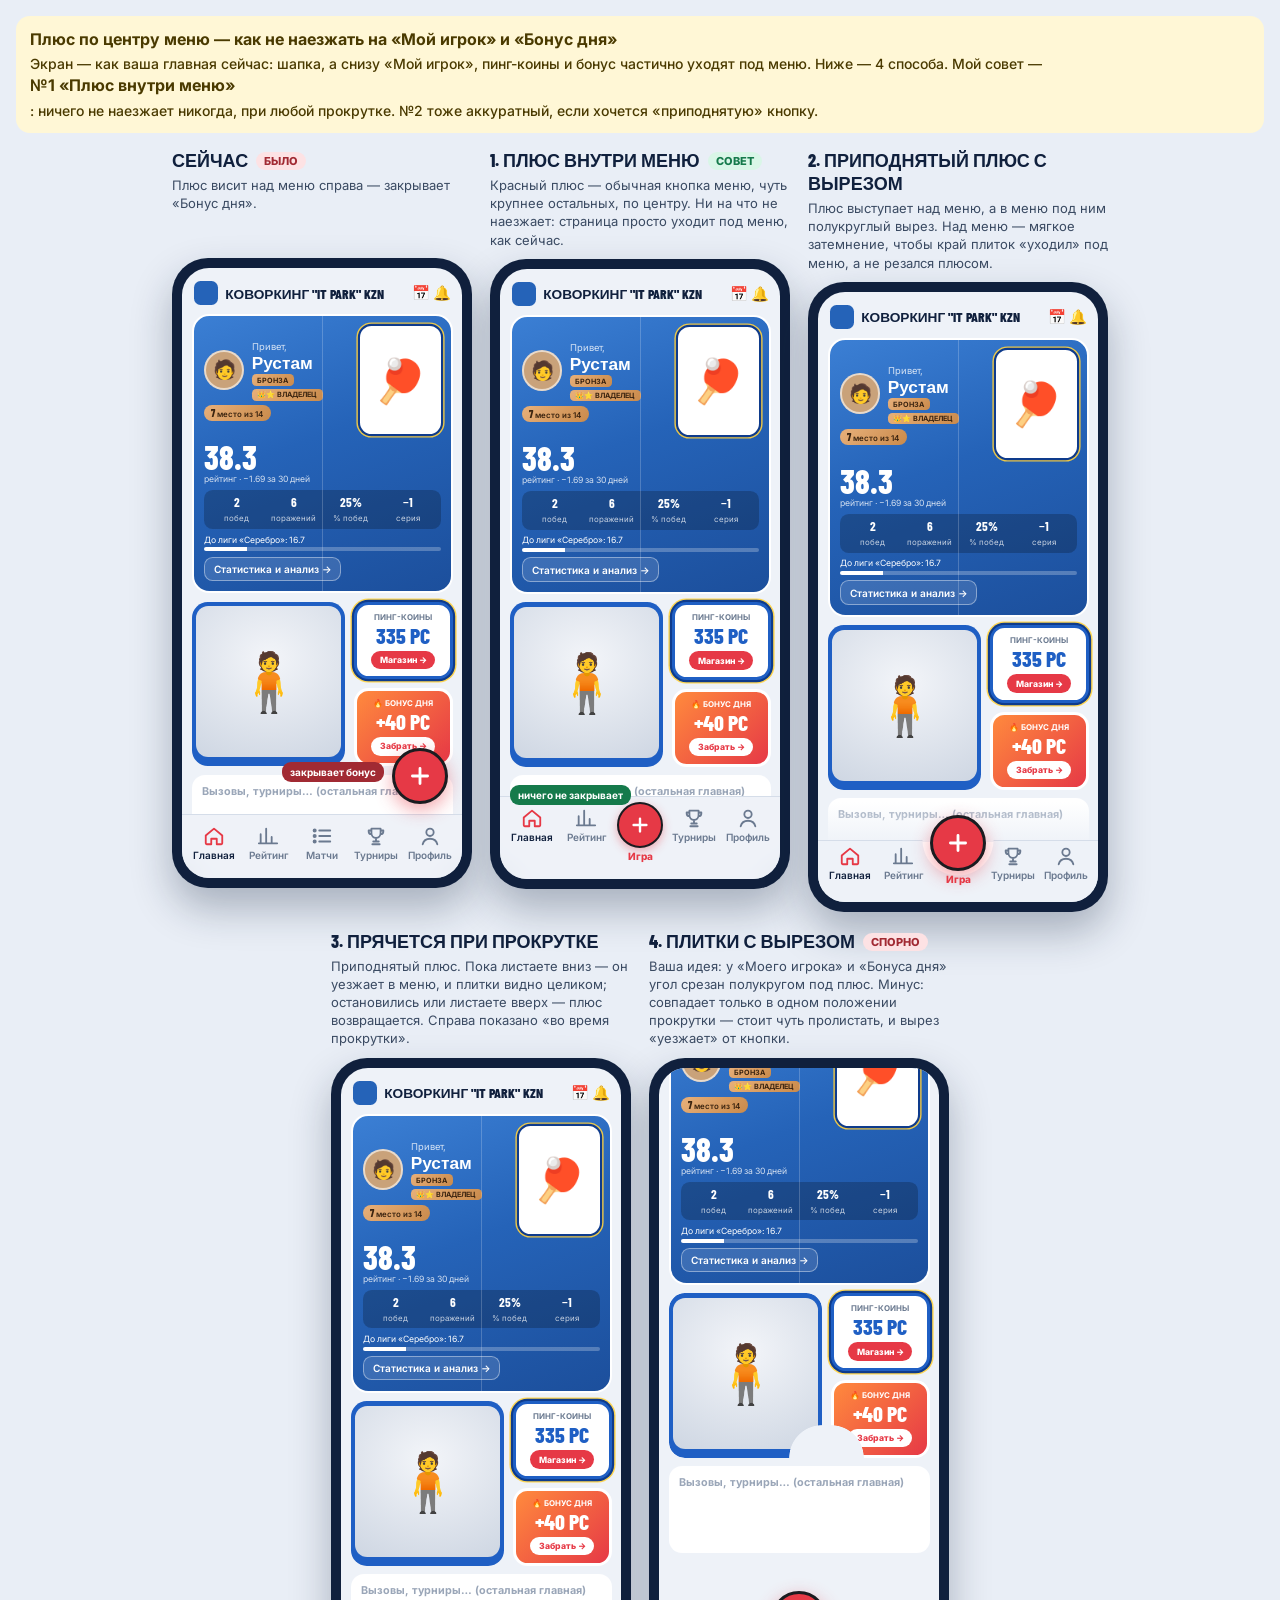
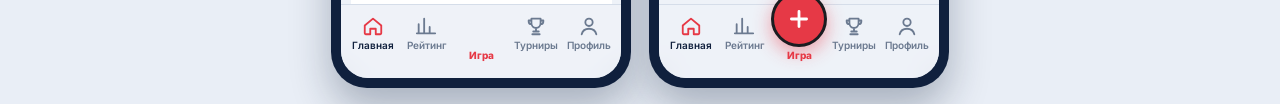
<file: demo/nav.html>
<!doctype html>
<html lang="ru"><head><meta charset="utf-8"><meta name="viewport" content="width=device-width, initial-scale=1, viewport-fit=cover"><meta name="robots" content="noindex">
<title>Нижнее меню PongHub — варианты</title>
<link rel="stylesheet" href="https://fonts.googleapis.com/css2?family=Barlow+Condensed:wght@600;700;800&family=Inter:wght@400;500;600;700;800&display=swap">
<style>
/* Варианты, как поставить красный плюс по центру нижнего меню, чтобы он не наезжал на «Мой игрок» и «Бонус дня».
   Экран — как настоящая главная на телефоне 390×844 (уменьшено), прокрутка та же, что на скриншоте Рустама. */
:root { --d: "Barlow Condensed", sans-serif; --f: Inter, system-ui, sans-serif; --red: #e63946; --black: #1b1c20; --muted: #6b7a90; --wood: #c98a4b; --wood-l: #e8b07a; }
* { box-sizing: border-box; }
body { margin: 0; font-family: var(--f); background: #e9eef6; color: #10203d; }
.wrap { max-width: 1500px; margin: 0 auto; padding: 16px; }
.note { padding: 12px 14px; border-radius: 14px; background: #fff7d6; color: #4a3a00; font: 500 14px/1.45 var(--f); margin-bottom: 16px; }
.note b { display: block; font-size: 16px; margin-bottom: 3px; }
.row { display: flex; gap: 18px; flex-wrap: wrap; justify-content: center; }
.v { width: 300px; } .v h3 { margin: 0 0 4px; font: 800 18px var(--d); text-transform: uppercase; } .v h3 .tag { font: 800 11px var(--f); padding: 2px 8px; border-radius: 99px; vertical-align: 2px; margin-left: 4px; }
.tag.rec { background: #d9f6e7; color: #157a4b; } .tag.bad { background: #fde2e4; color: #a12a33; }
.v p { margin: 0 0 10px; font-size: 13px; line-height: 1.4; color: #3a4a62; min-height: 72px; }
.ph { border-radius: 36px; padding: 10px; background: #10203d; box-shadow: 0 20px 40px rgba(16,32,61,.3); }
.scr { position: relative; height: 610px; border-radius: 27px; overflow: hidden; background: #eef2f8; }
/* страница 390 px шириной, уменьшенная до экрана макета */
.pg { width: 390px; zoom: .72; padding: 10px 14px 0; }
.top { display: flex; align-items: center; gap: 10px; padding: 8px 2px 12px; font: 800 19px var(--d); text-transform: uppercase; }
.top .lg { width: 34px; height: 34px; border-radius: 9px; background: #2563b8; } .top i { margin-left: auto; font-style: normal; font-size: 20px; }
.hero { position: relative; border-radius: 24px; padding: 14px; color: #fff; background: linear-gradient(160deg, #3b7fd4, #2563b8 45%, #1c4f9c); border: 4px solid #fff; }
.hero::before { content: ""; position: absolute; top: 0; bottom: 0; left: 50%; border-left: 2px solid rgba(255,255,255,.2); }
.ht { display: grid; grid-template-columns: 1fr 112px; gap: 10px; align-items: center; }
.id { display: flex; gap: 10px; align-items: center; } .ava { width: 56px; height: 56px; border-radius: 50%; border: 3px solid rgba(255,255,255,.6); background: #c9a27a; display: grid; place-items: center; font-size: 26px; flex: none; }
.id small { font-size: 13px; opacity: .8; } .id b { display: block; font: 800 24px/1.1 var(--d); }
.bdg { display: inline-block; margin-top: 3px; padding: 2px 8px; border-radius: 6px; font: 700 10px var(--f); text-transform: uppercase; background: linear-gradient(135deg, var(--wood-l), var(--wood)); color: #3b2410; }
.place { display: inline-block; margin-top: 6px; padding: 3px 10px; border-radius: 99px; background: linear-gradient(135deg, var(--wood-l), var(--wood)); color: #3b2410; font: 800 14px var(--d); }
.rk { height: 150px; border-radius: 16px; background: #fff; border: 3px solid #fff; box-shadow: 0 0 0 3px #0e3b8c, 0 0 0 5px rgba(255,210,63,.9); display: grid; place-items: center; font-size: 60px; }
.big { font: 800 46px/1 var(--d); margin-top: 10px; } .sm { font-size: 12px; opacity: .8; }
.st { display: grid; grid-template-columns: repeat(4, 1fr); margin-top: 8px; padding: 6px; border-radius: 12px; background: rgba(0,0,0,.22); text-align: center; } .st b { display: block; font: 700 18px var(--d); } .st small { font-size: 11px; opacity: .75; }
.lgb { margin: 8px 0; font-size: 12px; } .lgb i { display: block; height: 5px; margin-top: 4px; border-radius: 9px; background: linear-gradient(90deg, #fff 18%, rgba(255,255,255,.25) 18%); }
.sb { display: inline-block; padding: 7px 12px; border-radius: 12px; border: 1px solid rgba(255,255,255,.4); background: rgba(255,255,255,.12); font: 600 14px var(--f); }
.tiles { display: grid; grid-template-columns: 1.55fr 1fr; gap: 12px; margin-top: 12px; }
.pl { border-radius: 22px; padding: 6px; background: #1f5fc4; } .pl div { height: 210px; border-radius: 17px; background: radial-gradient(90% 75% at 50% 35%, #f3f5f9, #cfd7e3); display: grid; place-items: center; font-size: 80px; }
.col { display: grid; gap: 12px; } .t { border-radius: 20px; padding: 10px; text-align: center; background: #fff; border: 5px solid #1f5fc4; box-shadow: 0 0 0 3px #0e3b8c, 0 0 0 5px rgba(255,210,63,.9); }
.t small { display: block; font: 700 11px var(--f); color: var(--muted); text-transform: uppercase; } .t b { font: 800 30px var(--d); color: #1f5fc4; }
.t span { display: inline-block; margin-top: 4px; padding: 6px 12px; border-radius: 99px; background: var(--red); color: #fff; font: 800 12px var(--f); }
.t.bonus { background: linear-gradient(135deg, #ff8a3d, #e63946); border-color: #fff; box-shadow: none; } .t.bonus small, .t.bonus b { color: #fff; } .t.bonus span { background: #fff; color: var(--red); }
.more { margin-top: 12px; height: 120px; border-radius: 18px; background: #fff; padding: 14px; font: 700 15px var(--f); color: #9aa6b8; }
/* меню */
.tabs { position: absolute; left: 0; right: 0; bottom: 0; display: grid; grid-template-columns: repeat(5, 1fr); padding: 5px 5px 12px; background: rgba(238,242,248,.94); backdrop-filter: blur(10px); border-top: 1px solid #d5dde9; z-index: 5; }
.tab { display: flex; flex-direction: column; align-items: center; gap: 2px; padding: 5px 0; color: var(--muted); font-size: 10px; font-weight: 600; }
.tab svg { width: 22px; height: 22px; } .tab.on { color: #10203d; } .tab.on svg { color: var(--red); }
.fab { width: 56px; height: 56px; border-radius: 50%; border: 3px solid var(--black); background: var(--red); color: #fff; display: grid; place-items: center; box-shadow: 0 6px 18px rgba(230,57,70,.45); }
.fab svg { width: 26px; height: 26px; stroke-width: 2.6; }
.tab.mid em { font-style: normal; color: var(--red); font-weight: 800; }
.hit { position: absolute; z-index: 6; padding: 4px 8px; border-radius: 9px; font: 700 10px var(--f); color: #fff; }
.hit.bad { background: #a12a33; } .hit.ok { background: #157a4b; }
/* 0: как сейчас — плюс справа над меню */
.v0 .fab { position: absolute; right: 14px; bottom: 74px; z-index: 6; }
/* 1: плюс вровень с меню */
.v1 .tab.mid .fab { width: 46px; height: 46px; border-width: 2.5px; box-shadow: 0 3px 10px rgba(230,57,70,.4); } .v1 .tab.mid .fab svg { width: 22px; height: 22px; }
.v1 .tab.mid { padding-top: 0; }
/* 2: приподнятый плюс в вырезе меню, страница кончается выше выреза */
.v2 .tabs { background: none; border: 0; backdrop-filter: none; padding-top: 18px; }
.v2 .tabs::before { content: ""; position: absolute; inset: 18px 0 0; background: rgba(238,242,248,.96); border-top: 1px solid #d5dde9;
  -webkit-mask: radial-gradient(circle 36px at 50% 0, transparent 35px, #000 36px); mask: radial-gradient(circle 36px at 50% 0, transparent 35px, #000 36px); }
.v2 .tab { position: relative; } .v2 .tab.mid .fab { margin-top: -30px; }
.v2 .fade { position: absolute; left: 0; right: 0; bottom: 60px; height: 40px; background: linear-gradient(transparent, rgba(238,242,248,.95)); z-index: 4; }
/* 3: плюс прячется, пока листаете вниз */
.v3 .tab.mid .fab { margin-top: -24px; transition: transform .3s; } .v3.scrolling .tab.mid .fab { transform: translateY(70px) scale(.6); opacity: 0; }
.v3 .mini { position: absolute; z-index: 6; left: 50%; bottom: 14px; transform: translateX(-50%); }
/* 4: плитки с вырезом под плюс */
.v4 .tab.mid .fab { margin-top: -24px; }
.v4 .pl { -webkit-mask: radial-gradient(circle 46px at 100% 100%, transparent 45px, #000 46px); mask: radial-gradient(circle 46px at 100% 100%, transparent 45px, #000 46px); }
.v4 .col .t.bonus { -webkit-mask: radial-gradient(circle 46px at 0 100%, transparent 45px, #000 46px); mask: radial-gradient(circle 46px at 0 100%, transparent 45px, #000 46px); }
.v4 .tiles { margin-bottom: 0; }
</style></head>
<body><div class="wrap">
<div class="note"><b>Плюс по центру меню — как не наезжать на «Мой игрок» и «Бонус дня»</b>Экран — как ваша главная сейчас: шапка, а снизу «Мой игрок», пинг-коины и бонус частично уходят под меню. Ниже — 4 способа. Мой совет — <b>№1 «Плюс внутри меню»</b>: ничего не наезжает никогда, при любой прокрутке. №2 тоже аккуратный, если хочется «приподнятую» кнопку.</div>
<div class="row" id="row"></div></div>
<script>
const I = { home: '<path d="M3 11.5 12 4l9 7.5V20a1 1 0 0 1-1 1h-5v-6h-6v6H4a1 1 0 0 1-1-1z"/>', rating: '<path d="M4 20V10M10 20V4M16 20v-7M22 20H2"/>',
  matches: '<path d="M9 6h12M9 12h12M9 18h12"/><circle cx="4" cy="6" r="1.2" fill="currentColor"/><circle cx="4" cy="12" r="1.2" fill="currentColor"/><circle cx="4" cy="18" r="1.2" fill="currentColor"/>',
  cup: '<path d="M7 4h10v5a5 5 0 0 1-10 0zM7 6H4v1a3 3 0 0 0 3 3M17 6h3v1a3 3 0 0 1-3 3M12 14v4M8 21h8M9 18h6"/>', user: '<circle cx="12" cy="8" r="4"/><path d="M4 21c1-4 4.5-6 8-6s7 2 8 6"/>', plus: '<path d="M12 5v14M5 12h14"/>' };
const ic = n => `<svg viewBox="0 0 24 24" fill="none" stroke="currentColor" stroke-width="2" stroke-linecap="round" stroke-linejoin="round">${I[n]}</svg>`;
const tab = (n, t, on) => `<div class="tab ${on ? 'on' : ''}">${ic(n)}<span>${t}</span></div>`;
const fab = `<div class="fab">${ic('plus')}</div>`, mid = `<div class="tab mid">${fab}<em>Игра</em></div>`;
const page = `<div class="pg"><div class="top"><span class="lg"></span>Коворкинг "IT Park" KZN<i>📅 🔔</i></div>
  <div class="hero"><div class="ht"><div><div class="id"><span class="ava">🧑</span><div><small>Привет,</small><b>Рустам</b><span class="bdg">Бронза</span> <span class="bdg">👑⭐ Владелец</span></div></div><span class="place">7 <small style="font:600 11px Inter">место из 14</small></span></div><div class="rk">🏓</div></div>
    <div class="big">38.3</div><div class="sm">рейтинг · −1.69 за 30 дней</div><div class="st"><div><b>2</b><small>побед</small></div><div><b>6</b><small>поражений</small></div><div><b>25%</b><small>% побед</small></div><div><b>−1</b><small>серия</small></div></div>
    <div class="lgb">До лиги «Серебро»: 16.7<i></i></div><span class="sb">Статистика и анализ →</span></div>
  <div class="tiles"><div class="pl"><div>🧍</div></div><div class="col"><div class="t"><small>Пинг-коины</small><b>335 PC</b><br><span>Магазин →</span></div><div class="t bonus"><small>🔥 Бонус дня</small><b>+40 PC</b><br><span>Забрать →</span></div></div></div>
  <div class="more">Вызовы, турниры… (остальная главная)</div></div>`;
const nav = m => `<nav class="tabs">${tab('home', 'Главная', 1)}${tab('rating', 'Рейтинг')}${m}${tab('cup', 'Турниры')}${tab('user', 'Профиль')}</nav>`;
const V = [
  ['v0', 'Сейчас', 'bad', 'было', 'Плюс висит над меню справа — закрывает «Бонус дня».', `${page}${fab}<nav class="tabs">${tab('home', 'Главная', 1)}${tab('rating', 'Рейтинг')}${tab('matches', 'Матчи')}${tab('cup', 'Турниры')}${tab('user', 'Профиль')}</nav><span class="hit bad" style="right:78px;bottom:96px">закрывает бонус</span>`],
  ['v1', '1. Плюс внутри меню', 'rec', 'совет', 'Красный плюс — обычная кнопка меню, чуть крупнее остальных, по центру. Ни на что не наезжает: страница просто уходит под меню, как сейчас.', `${page}${nav(mid)}<span class="hit ok" style="left:10px;bottom:74px">ничего не закрывает</span>`],
  ['v2', '2. Приподнятый плюс с вырезом', '', '', 'Плюс выступает над меню, а в меню под ним полукруглый вырез. Над меню — мягкое затемнение, чтобы край плиток «уходил» под меню, а не резался плюсом.', `${page}<div class="fade"></div>${nav(mid)}`],
  ['v3', '3. Прячется при прокрутке', '', '', 'Приподнятый плюс. Пока листаете вниз — он уезжает в меню, и плитки видно целиком; остановились или листаете вверх — плюс возвращается. Справа показано «во время прокрутки».', `${page}${nav(mid)}`],
  ['v4', '4. Плитки с вырезом', 'bad', 'спорно', 'Ваша идея: у «Моего игрока» и «Бонуса дня» угол срезан полукругом под плюс. Минус: совпадает только в одном положении прокрутки — стоит чуть пролистать, и вырез «уезжает» от кнопки.', `${page}${nav(mid)}`],
];
document.getElementById('row').innerHTML = V.map(([k, t, tg, tgt, d, h]) => `<div class="v"><h3>${t}${tgt ? ` <span class="tag ${tg}">${tgt}</span>` : ''}</h3><p>${d}</p><div class="ph"><div class="scr ${k}${k === 'v3' ? ' scrolling' : ''}">${h}</div></div></div>`).join('');
// вариант 4: прокрутка так, чтобы вырез совпал с кнопкой
document.querySelectorAll('.scr').forEach(s => { const pg = s.querySelector('.pg'); if (pg) pg.style.marginTop = s.classList.contains('v4') ? '-150px' : '0'; });
</script></body></html>
</file>
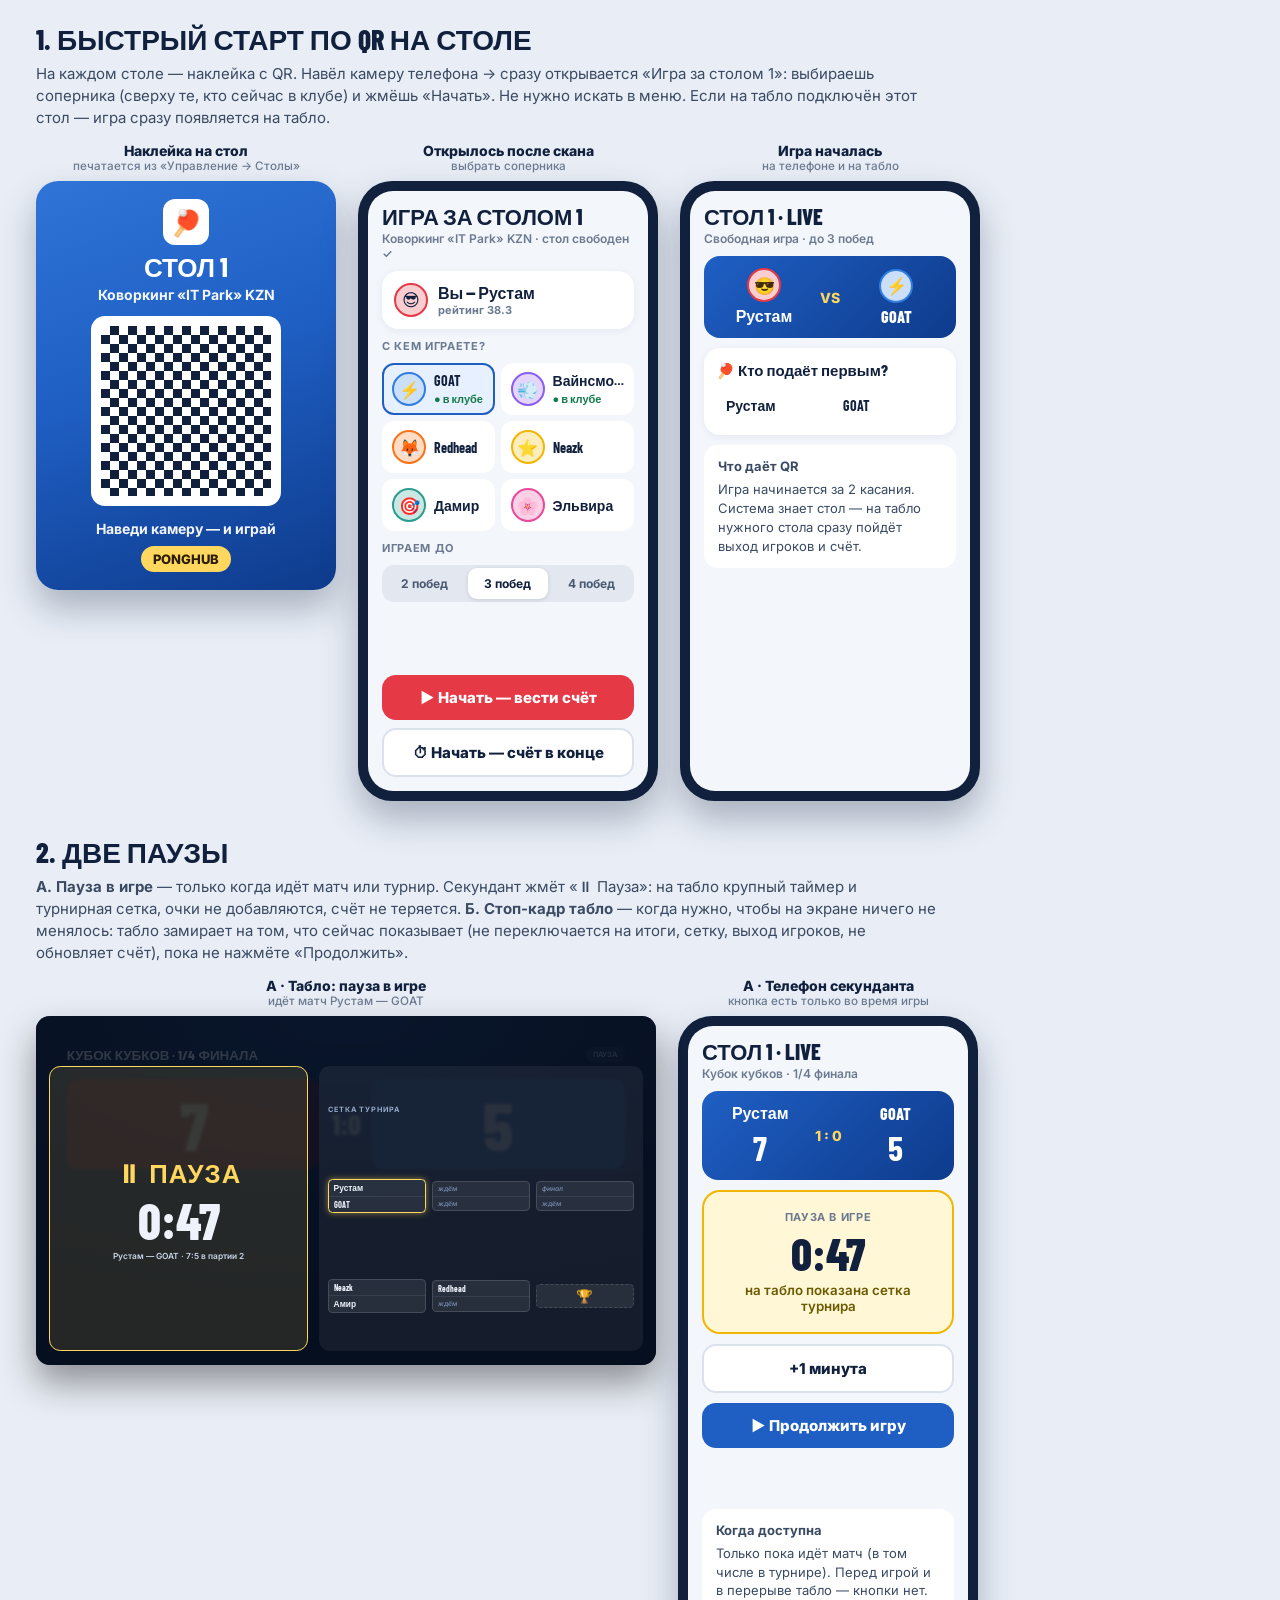
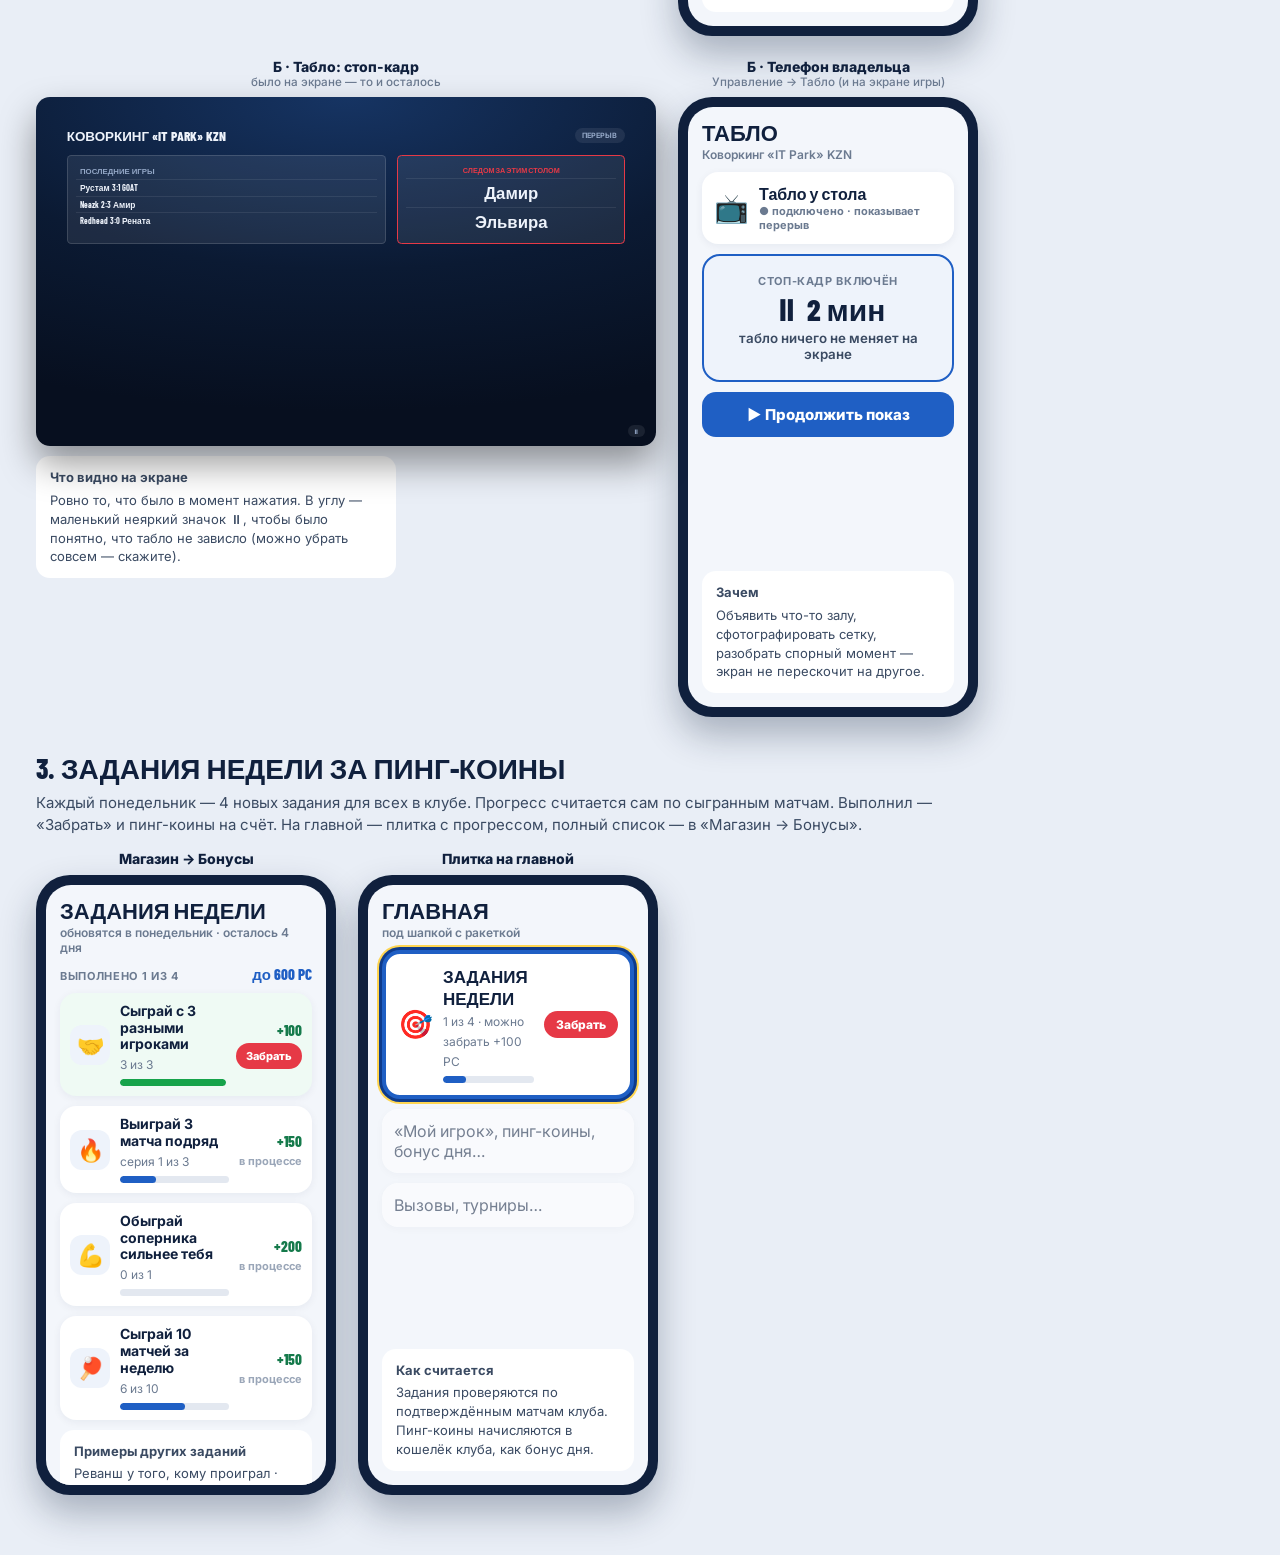
<file: demo/play.html>
<!doctype html>
<html lang="ru"><head><meta charset="utf-8"><meta name="viewport" content="width=device-width, initial-scale=1, viewport-fit=cover"><meta name="robots" content="noindex">
<title>Быстрый старт, пауза, задания — макет</title>
<link rel="stylesheet" href="https://fonts.googleapis.com/css2?family=Barlow+Condensed:wght@600;700;800&family=Inter:wght@400;500;600;700;800&display=swap">
<style>
/* Макет трёх улучшений игры: QR на столе, пауза с сеткой, задания недели. Данные — пример. */
:root { --d: "Barlow Condensed", sans-serif; --f: Inter, system-ui, sans-serif; --red: #e63946; --blue: #1f5fc4; --gold: #ffd75e; --muted: #6b7a90; }
* { box-sizing: border-box; }
body { margin: 0; font-family: var(--f); background: #e9eef6; color: #10203d; }
.wrap { max-width: 1240px; margin: 0 auto; padding: 16px 16px 60px; }
h2 { font: 800 28px var(--d); text-transform: uppercase; margin: 34px 0 6px; } h2:first-of-type { margin-top: 6px; }
.lead { font-size: 15px; line-height: 1.45; color: #3a4a62; margin: 0 0 14px; max-width: 900px; }
.row { display: flex; gap: 22px; flex-wrap: wrap; align-items: flex-start; }
.cap { text-align: center; font: 800 14px var(--f); margin: 0 0 8px; } .cap small { display: block; font-weight: 500; color: var(--muted); }
.ph { width: 300px; border-radius: 34px; padding: 10px; background: #10203d; box-shadow: 0 18px 36px rgba(16,32,61,.3); }
.sc { height: 600px; border-radius: 25px; overflow: hidden; background: #f3f6fb; padding: 14px; display: flex; flex-direction: column; gap: 10px; position: relative; }
.ttl { font: 800 22px/1.05 var(--d); text-transform: uppercase; } .ttl small { display: block; font: 600 12px var(--f); color: var(--muted); text-transform: none; margin-top: 3px; }
.card { background: #fff; border-radius: 16px; padding: 12px; box-shadow: 0 2px 8px rgba(16,32,61,.06); }
.btn { display: block; text-align: center; padding: 13px; border-radius: 14px; background: var(--red); color: #fff; font: 800 15px var(--f); }
.btn.alt { background: #fff; color: #10203d; border: 2px solid #dbe2ec; } .btn.blue { background: var(--blue); }
.av { --c: #e63946; display: inline-grid; place-items: center; flex: none; width: 34px; aspect-ratio: 1; border-radius: 50%; background: color-mix(in srgb, var(--c) 25%, #fff); border: 2px solid var(--c); font-size: 17px; }
.lbl { font: 700 11px var(--f); color: var(--muted); text-transform: uppercase; letter-spacing: .06em; }
/* наклейка на стол */
.sticker { width: 300px; border-radius: 22px; padding: 18px; background: linear-gradient(160deg, #2f74d6, #1f5fc4 45%, #0e3b8c); color: #fff; text-align: center; box-shadow: 0 18px 36px rgba(16,32,61,.3); }
.sticker .lg { width: 46px; height: 46px; margin: 0 auto 6px; border-radius: 12px; background: #fff; display: grid; place-items: center; font-size: 26px; }
.sticker b { display: block; font: 800 26px var(--d); text-transform: uppercase; } .sticker .qr { width: 190px; height: 190px; margin: 12px auto; border-radius: 14px; background: #fff; padding: 10px; }
.sticker .qr i { display: block; width: 100%; height: 100%; background: repeating-conic-gradient(#10203d 0 25%, #fff 0 50%) 0 0 / 18px 18px; border-radius: 4px; }
.sticker span { font: 700 14px var(--f); opacity: .95; } .sticker em { display: inline-block; margin-top: 8px; padding: 5px 12px; border-radius: 99px; background: var(--gold); color: #2a1d00; font: 800 13px var(--f); font-style: normal; }
.pick { display: grid; grid-template-columns: 1fr 1fr; gap: 6px; } .pick div { display: flex; align-items: center; gap: 8px; padding: 7px 8px; border-radius: 12px; background: #fff; border: 2px solid transparent; font: 700 14px var(--d); }
.pick div.on { border-color: var(--blue); background: #e7f0ff; }
.here { font-size: 11px; color: #157a4b; font-weight: 700; }
.vs { display: flex; align-items: center; justify-content: space-between; gap: 8px; padding: 12px; border-radius: 16px; background: linear-gradient(135deg, var(--blue), #0e3b8c); color: #fff; }
.vs div { display: grid; justify-items: center; gap: 4px; flex: 1; font: 800 16px var(--d); } .vs i { font-style: normal; font: 800 14px var(--f); color: var(--gold); }
.seg { display: grid; grid-template-columns: 1fr 1fr 1fr; gap: 4px; padding: 3px; border-radius: 12px; background: #e3e8f0; } .seg span { text-align: center; padding: 8px 2px; border-radius: 9px; font: 700 12px var(--f); color: #4a5a72; } .seg span.on { background: #fff; color: #10203d; box-shadow: 0 1px 4px rgba(0,0,0,.12); }
/* табло 16:9 */
.tv { container-type: inline-size; width: 620px; max-width: 100%; aspect-ratio: 16/9; border-radius: 14px; overflow: hidden; position: relative; color: #eef3fb;
  background: radial-gradient(120% 90% at 50% 0%, #163463 0%, #0b1a33 55%, #070f1f 100%); box-shadow: 0 18px 36px rgba(0,0,0,.4); padding: 2.4cqw; }
.tv .top { display: flex; align-items: center; gap: 1.2cqw; font: 800 2.4cqw var(--d); text-transform: uppercase; } .tv .top span { margin-left: auto; padding: .5cqw 1.4cqw; border-radius: 99px; background: rgba(255,255,255,.08); font: 700 1.3cqw var(--f); color: #93a7c6; }
.tv .duel { display: grid; grid-template-columns: 1fr auto 1fr; gap: 2cqw; margin-top: 3cqw; filter: blur(.25cqw) brightness(.55); }
.tv .pn { border-radius: 2cqw; padding: 2cqw; text-align: center; font: 800 12cqw/1 var(--d); } .tv .p1 { background: rgba(214,40,57,.6); } .tv .p2 { background: rgba(47,125,225,.6); }
.tv .mid { align-self: center; font: 800 5cqw var(--d); }
.pause { position: absolute; inset: 0; display: grid; grid-template-columns: 1fr 1.25fr; gap: 2cqw; padding: 9cqw 2.4cqw 2.4cqw; background: rgba(7,15,31,.82); }
.pause .big { display: grid; place-content: center; justify-items: center; gap: 1cqw; text-align: center; border-radius: 2cqw; background: rgba(255,215,94,.12); border: .3cqw solid var(--gold); }
.pause .big b { font: 800 4.6cqw var(--d); color: var(--gold); letter-spacing: .2cqw; } .pause .big strong { font: 800 9cqw/1 var(--d); } .pause .big small { font: 600 1.5cqw var(--f); color: #c9d6ea; }
.pause .grid { border-radius: 2cqw; background: rgba(255,255,255,.06); padding: 1.6cqw; display: grid; grid-template-columns: repeat(3, 1fr); gap: 1.2cqw; align-items: center; }
.pause .grid h5 { grid-column: 1 / -1; margin: 0; font: 700 1.3cqw var(--f); color: #93a7c6; letter-spacing: .15cqw; text-transform: uppercase; }
.bm { border-radius: .8cqw; background: rgba(255,255,255,.08); border: .1cqw solid rgba(255,255,255,.14); } .bm div { padding: .5cqw .8cqw; font: 700 1.5cqw var(--d); } .bm div + div { border-top: .1cqw solid rgba(255,255,255,.08); }
.bm .t { color: #6f83a3; font: italic 600 1.2cqw var(--f); } .bm.now { border-color: var(--gold); box-shadow: 0 0 1.2cqw rgba(255,215,94,.5); }
.tmr { display: grid; justify-items: center; gap: 6px; padding: 18px; border-radius: 18px; background: #fff7d6; border: 2px solid #f2b600; text-align: center; }
.tmr b { font: 800 46px/1 var(--d); } .tmr small { color: #6b5a00; font-weight: 600; }
/* задания недели */
.wk { display: flex; justify-content: space-between; align-items: baseline; } .wk b { font: 800 15px var(--d); color: var(--blue); }
.q { display: grid; grid-template-columns: 40px minmax(0, 1fr) auto; gap: 10px; align-items: center; background: #fff; border-radius: 16px; padding: 10px; box-shadow: 0 2px 8px rgba(16,32,61,.06); }
.q .ic { width: 40px; height: 40px; border-radius: 12px; display: grid; place-items: center; font-size: 22px; background: #eef3fb; }
.q b { display: block; font: 700 14px/1.2 var(--f); } .q small { color: var(--muted); font-size: 12px; }
.bar { height: 7px; border-radius: 9px; background: #e3e8f0; margin-top: 6px; overflow: hidden; } .bar i { display: block; height: 100%; background: var(--blue); border-radius: 9px; }
.q .rw { display: grid; justify-items: end; gap: 4px; font: 800 15px var(--d); color: #157a4b; white-space: nowrap; }
.q .get { padding: 6px 10px; border-radius: 99px; background: var(--red); color: #fff; font: 800 11px var(--f); } .q .ok { color: #9aa6b8; font: 700 11px var(--f); }
.q.done { background: #effaf4; } .q.done .bar i { background: #16a34a; }
.tile { display: grid; grid-template-columns: auto 1fr auto; gap: 10px; align-items: center; padding: 12px; border-radius: 18px; background: #fff; border: 4px solid var(--blue); box-shadow: 0 0 0 3px #0e3b8c, 0 0 0 5px rgba(255,210,63,.9); }
.tile b { display: block; font: 800 17px var(--d); text-transform: uppercase; } .tile small { color: var(--muted); font-size: 12px; } .tile em { font-style: normal; padding: 6px 12px; border-radius: 99px; background: var(--red); color: #fff; font: 800 12px var(--f); }
.note2 { font-size: 13px; color: #3a4a62; background: #fff; border-radius: 14px; padding: 12px 14px; max-width: 360px; line-height: 1.45; } .note2 b { display: block; margin-bottom: 4px; }
</style></head>
<body><div class="wrap">

<h2>1. Быстрый старт по QR на столе</h2>
<p class="lead">На каждом столе — наклейка с QR. Навёл камеру телефона → сразу открывается «Игра за столом 1»: выбираешь соперника (сверху те, кто сейчас в клубе) и жмёшь «Начать». Не нужно искать в меню. Если на табло подключён этот стол — игра сразу появляется на табло.</p>
<div class="row">
  <div><p class="cap">Наклейка на стол<small>печатается из «Управление → Столы»</small></p>
    <div class="sticker"><div class="lg">🏓</div><b>Стол 1</b><span>Коворкинг «IT Park» KZN</span><div class="qr"><i></i></div><span>Наведи камеру — и играй</span><br><em>PONGHUB</em></div></div>
  <div><p class="cap">Открылось после скана<small>выбрать соперника</small></p><div class="ph"><div class="sc">
    <div class="ttl">Игра за столом 1<small>Коворкинг «IT Park» KZN · стол свободен ✓</small></div>
    <div class="card" style="display:flex;align-items:center;gap:10px"><span class="av" style="--c:#e63946">😎</span><div><b style="font:800 16px var(--d)">Вы — Рустам</b><div class="lbl" style="text-transform:none;letter-spacing:0">рейтинг 38.3</div></div></div>
    <div class="lbl">С кем играете?</div>
    <div class="pick"><div class="on"><span class="av" style="--c:#2f7de1">⚡</span><span>GOAT<br><span class="here">● в клубе</span></span></div><div><span class="av" style="--c:#8b5cf6">💨</span><span>Вайнсмо…<br><span class="here">● в клубе</span></span></div>
      <div><span class="av" style="--c:#f97316">🦊</span>Redhead</div><div><span class="av" style="--c:#f2b600">⭐</span>Neazk</div><div><span class="av" style="--c:#2a9d8f">🎯</span>Дамир</div><div><span class="av" style="--c:#ec4899">🌸</span>Эльвира</div></div>
    <div class="lbl">Играем до</div><div class="seg"><span>2 побед</span><span class="on">3 побед</span><span>4 побед</span></div>
    <div style="margin-top:auto;display:grid;gap:8px"><div class="btn">▶ Начать — вести счёт</div><div class="btn alt">⏱ Начать — счёт в конце</div></div></div></div></div>
  <div><p class="cap">Игра началась<small>на телефоне и на табло</small></p><div class="ph"><div class="sc">
    <div class="ttl">Стол 1 · Live<small>Свободная игра · до 3 побед</small></div>
    <div class="vs"><div><span class="av" style="--c:#e63946">😎</span>Рустам</div><i>VS</i><div><span class="av" style="--c:#2f7de1">⚡</span>GOAT</div></div>
    <div class="card"><b style="font:800 15px var(--d)">🏓 Кто подаёт первым?</b><div class="pick" style="margin-top:8px"><div>Рустам</div><div>GOAT</div></div></div>
    <div class="note2" style="max-width:none"><b>Что даёт QR</b>Игра начинается за 2 касания. Система знает стол — на табло нужного стола сразу пойдёт выход игроков и счёт.</div></div></div></div>
</div>

<h2>2. Две паузы</h2>
<p class="lead"><b>А. Пауза в игре</b> — только когда идёт матч или турнир. Секундант жмёт «⏸ Пауза»: на табло крупный таймер и турнирная сетка, очки не добавляются, счёт не теряется. <b>Б. Стоп-кадр табло</b> — когда нужно, чтобы на экране ничего не менялось: табло замирает на том, что сейчас показывает (не переключается на итоги, сетку, выход игроков, не обновляет счёт), пока не нажмёте «Продолжить».</p>
<div class="row">
  <div><p class="cap">А · Табло: пауза в игре<small>идёт матч Рустам — GOAT</small></p>
    <div class="tv"><div class="top">Кубок кубков · 1/4 финала<span>ПАУЗА</span></div>
      <div class="duel"><div class="pn p1">7</div><div class="mid">1:0</div><div class="pn p2">5</div></div>
      <div class="pause"><div class="big"><b>⏸ ПАУЗА</b><strong>0:47</strong><small>Рустам — GOAT · 7:5 в партии 2</small></div>
        <div class="grid"><h5>Сетка турнира</h5>
          <div class="bm now"><div>Рустам</div><div>GOAT</div></div><div class="bm"><div class="t">ждём</div><div class="t">ждём</div></div><div class="bm"><div class="t">финал</div><div class="t">ждём</div></div>
          <div class="bm"><div>Neazk</div><div>Амир</div></div><div class="bm"><div>Redhead</div><div class="t">ждём</div></div><div class="bm" style="border-style:dashed;text-align:center"><div style="font-size:2.4cqw">🏆</div></div></div></div></div></div>
  <div><p class="cap">А · Телефон секунданта<small>кнопка есть только во время игры</small></p><div class="ph"><div class="sc">
    <div class="ttl">Стол 1 · Live<small>Кубок кубков · 1/4 финала</small></div>
    <div class="vs"><div>Рустам<b style="font-size:34px">7</b></div><i>1 : 0</i><div>GOAT<b style="font-size:34px">5</b></div></div>
    <div class="tmr"><span class="lbl">Пауза в игре</span><b>0:47</b><small>на табло показана сетка турнира</small></div>
    <div class="btn alt">+1 минута</div><div class="btn blue">▶ Продолжить игру</div>
    <div class="note2" style="max-width:none;margin-top:auto"><b>Когда доступна</b>Только пока идёт матч (в том числе в турнире). Перед игрой и в перерыве табло — кнопки нет.</div></div></div></div>
</div>
<div class="row" style="margin-top:22px">
  <div><p class="cap">Б · Табло: стоп-кадр<small>было на экране — то и осталось</small></p>
    <div class="tv"><div class="top">Коворкинг «IT Park» KZN<span>ПЕРЕРЫВ</span></div>
      <div style="display:grid;grid-template-columns:1.4fr 1fr;gap:2cqw;margin-top:2cqw">
        <div class="bm" style="padding:1.4cqw"><div style="font-size:1.4cqw;color:#93a7c6">ПОСЛЕДНИЕ ИГРЫ</div><div>Рустам 3:1 GOAT</div><div>Neazk 2:3 Амир</div><div>Redhead 3:0 Рената</div></div>
        <div class="bm" style="padding:1.4cqw;text-align:center;border-color:#e63946"><div style="font-size:1.3cqw;color:#e63946">СЛЕДОМ ЗА ЭТИМ СТОЛОМ</div><div style="font-size:3cqw">Дамир</div><div style="font-size:3cqw">Эльвира</div></div></div>
      <div style="position:absolute;right:2cqw;bottom:1.6cqw;padding:.4cqw 1cqw;border-radius:99px;background:rgba(255,255,255,.08);font:700 1.1cqw var(--f);color:#93a7c6">⏸</div></div>
    <p class="note2" style="margin-top:10px"><b>Что видно на экране</b>Ровно то, что было в момент нажатия. В углу — маленький неяркий значок ⏸, чтобы было понятно, что табло не зависло (можно убрать совсем — скажите).</p></div>
  <div><p class="cap">Б · Телефон владельца<small>Управление → Табло (и на экране игры)</small></p><div class="ph"><div class="sc">
    <div class="ttl">Табло<small>Коворкинг «IT Park» KZN</small></div>
    <div class="card" style="display:flex;align-items:center;gap:10px"><span style="font-size:28px">📺</span><div><b style="font:800 16px var(--d)">Табло у стола</b><div class="lbl" style="text-transform:none;letter-spacing:0">● подключено · показывает перерыв</div></div></div>
    <div class="tmr" style="background:#eef3fb;border-color:#1f5fc4"><span class="lbl">Стоп-кадр включён</span><b style="font-size:30px">⏸ 2 мин</b><small style="color:#3a4a62">табло ничего не меняет на экране</small></div>
    <div class="btn blue">▶ Продолжить показ</div>
    <div class="note2" style="max-width:none;margin-top:auto"><b>Зачем</b>Объявить что-то залу, сфотографировать сетку, разобрать спорный момент — экран не перескочит на другое.</div></div></div></div>
</div>

<h2>3. Задания недели за пинг-коины</h2>
<p class="lead">Каждый понедельник — 4 новых задания для всех в клубе. Прогресс считается сам по сыгранным матчам. Выполнил — «Забрать» и пинг-коины на счёт. На главной — плитка с прогрессом, полный список — в «Магазин → Бонусы».</p>
<div class="row">
  <div><p class="cap">Магазин → Бонусы</p><div class="ph"><div class="sc">
    <div class="ttl">Задания недели<small>обновятся в понедельник · осталось 4 дня</small></div>
    <div class="wk"><span class="lbl">Выполнено 1 из 4</span><b>до 600 PC</b></div>
    <div class="q done"><span class="ic">🤝</span><div><b>Сыграй с 3 разными игроками</b><small>3 из 3</small><div class="bar"><i style="width:100%"></i></div></div><div class="rw">+100<span class="get">Забрать</span></div></div>
    <div class="q"><span class="ic">🔥</span><div><b>Выиграй 3 матча подряд</b><small>серия 1 из 3</small><div class="bar"><i style="width:33%"></i></div></div><div class="rw">+150<span class="ok">в процессе</span></div></div>
    <div class="q"><span class="ic">💪</span><div><b>Обыграй соперника сильнее тебя</b><small>0 из 1</small><div class="bar"><i style="width:0%"></i></div></div><div class="rw">+200<span class="ok">в процессе</span></div></div>
    <div class="q"><span class="ic">🏓</span><div><b>Сыграй 10 матчей за неделю</b><small>6 из 10</small><div class="bar"><i style="width:60%"></i></div></div><div class="rw">+150<span class="ok">в процессе</span></div></div>
    <div class="note2" style="max-width:none;margin-top:auto"><b>Примеры других заданий</b>Реванш у того, кому проиграл · выиграй 3:0 · сыграй в турнире · сделай 3 прогноза · сыграй пару 2×2.</div></div></div></div>
  <div><p class="cap">Плитка на главной</p><div class="ph"><div class="sc">
    <div class="ttl">Главная<small>под шапкой с ракеткой</small></div>
    <div class="tile"><span class="ic" style="font-size:28px">🎯</span><div><b>Задания недели</b><small>1 из 4 · можно забрать +100 PC</small><div class="bar"><i style="width:25%"></i></div></div><em>Забрать</em></div>
    <div class="card" style="opacity:.55">«Мой игрок», пинг-коины, бонус дня…</div><div class="card" style="opacity:.55">Вызовы, турниры…</div>
    <div class="note2" style="max-width:none;margin-top:auto"><b>Как считается</b>Задания проверяются по подтверждённым матчам клуба. Пинг-коины начисляются в кошелёк клуба, как бонус дня.</div></div></div></div>
</div>
</div></body></html>
</file>
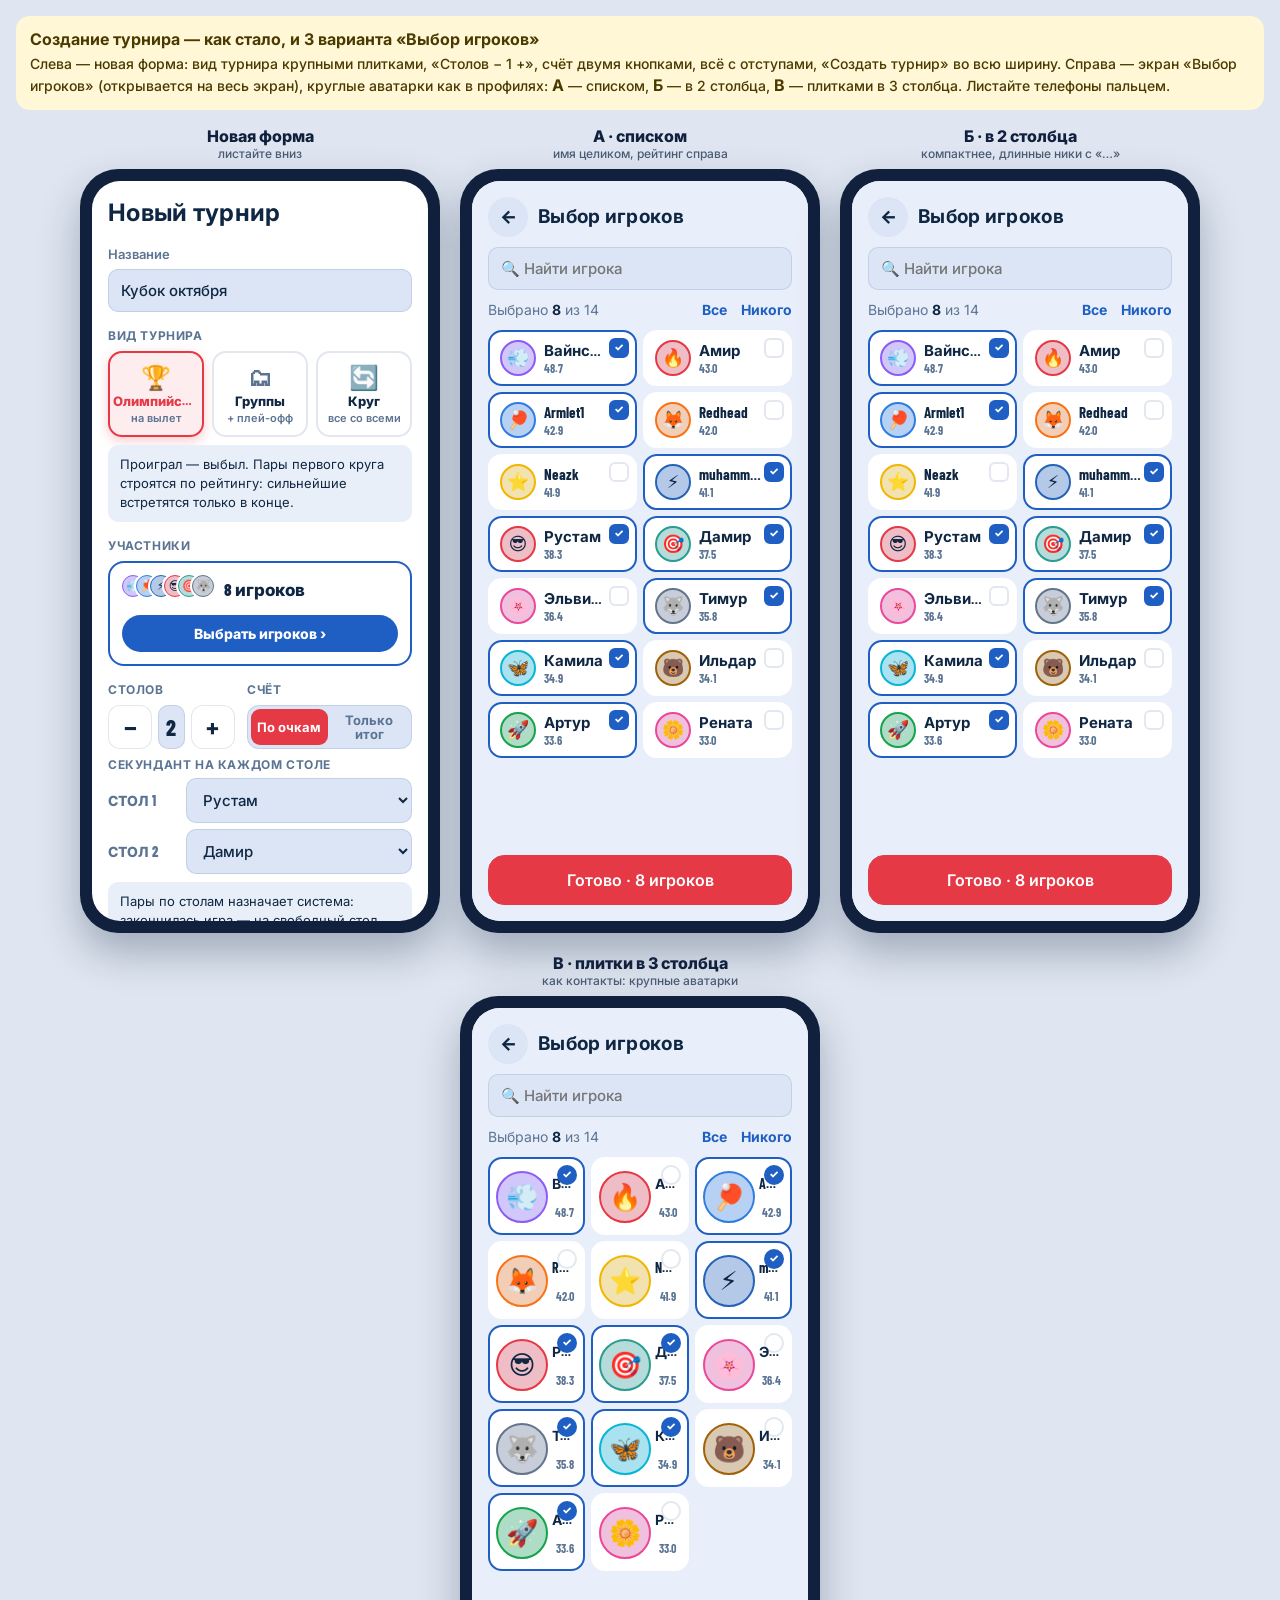
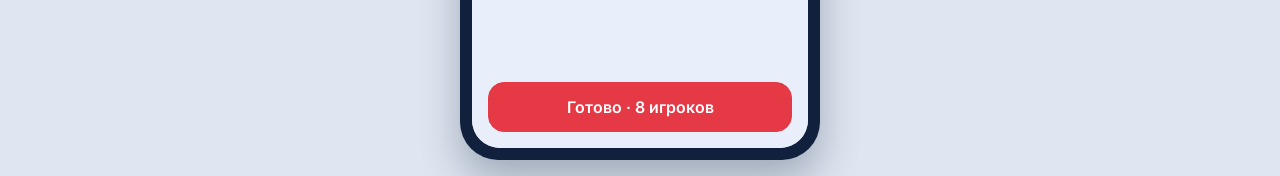
<file: demo/tform.html>
<!doctype html>
<html lang="ru"><head><meta charset="utf-8"><meta name="viewport" content="width=device-width, initial-scale=1, viewport-fit=cover"><meta name="robots" content="noindex">
<base href="../">
<title>Создание турнира — варианты</title>
<link rel="stylesheet" href="https://fonts.googleapis.com/css2?family=Barlow+Condensed:wght@600;700;800&family=Inter:wght@400;500;600;700;800&display=swap">
<link rel="stylesheet" href="demo/tform.css">
<style>
/* Макет: новая форма создания турнира и 3 варианта экрана «Выбор игроков». Настоящие стили приложения. */
body { background: #dfe6f1; margin: 0; }
.wrap { max-width: 1600px; margin: 0 auto; padding: 16px; }
.note { padding: 12px 14px; border-radius: 14px; background: #fff7d6; color: #4a3a00; font: 500 14px/1.45 Inter, sans-serif; margin-bottom: 16px; }
.note b { display: block; font-size: 16px; margin-bottom: 3px; }
.row { display: flex; gap: 20px; flex-wrap: wrap; justify-content: center; }
.cap { text-align: center; font: 800 16px Inter, sans-serif; margin: 0 0 8px; color: #10203d; } .cap small { display: block; font-weight: 500; font-size: 12px; color: #4a5a72; }
.ph { width: 360px; border-radius: 38px; padding: 12px; background: #10203d; box-shadow: 0 20px 40px rgba(16,32,61,.3); }
.scr { height: 740px; border-radius: 28px; overflow-y: auto; overflow-x: hidden; background: var(--bg); }
.scr .sheet { position: static; max-height: none; border-radius: 0; box-shadow: none; animation: none; padding: 18px 16px 24px; }
.scr .tf-players { position: static !important; inset: auto; height: 100%; padding: 16px; }
.v2 .tf-list { grid-template-columns: 1fr 1fr; }
.v2 .tf-p { grid-template-columns: auto minmax(0, 1fr); grid-template-rows: auto auto; column-gap: 8px; row-gap: 0; padding: 8px 10px; position: relative; }
.v2 .tf-p .ava { grid-row: 1 / 3; } .v2 .tf-p small { grid-column: 2; } .v2 .tf-p i { position: absolute; top: 6px; right: 6px; width: 20px; height: 20px; border-radius: 6px; font-size: 11px; }
.v3 .tf-list { grid-template-columns: repeat(3, 1fr); }
.v3 .tf-p { grid-template-columns: 1fr; justify-items: center; text-align: center; gap: 4px; padding: 12px 6px 10px; position: relative; }
.v3 .tf-p .ava { width: 52px; height: 52px; font-size: 26px; } .v3 .tf-p b { max-width: 100%; font-size: 14px; }
.v3 .tf-p i { position: absolute; top: 6px; right: 6px; width: 20px; height: 20px; border-radius: 50%; font-size: 11px; }
</style></head>
<body><div class="wrap">
<div class="note"><b>Создание турнира — как стало, и 3 варианта «Выбор игроков»</b>Слева — новая форма: вид турнира крупными плитками, «Столов − 1 +», счёт двумя кнопками, всё с отступами, «Создать турнир» во всю ширину. Справа — экран «Выбор игроков» (открывается на весь экран), круглые аватарки как в профилях: <b style="display:inline">А</b> — списком, <b style="display:inline">Б</b> — в 2 столбца, <b style="display:inline">В</b> — плитками в 3 столбца. Листайте телефоны пальцем.</div>
<div class="row" id="row"></div></div>
<script>
const P = [['Вайнсмоукер', '💨', 48.7, '#8b5cf6'], ['Амир', '🔥', 43.0, '#e63946'], ['Armlet1', '🏓', 42.9, '#2f7de1'], ['Redhead', '🦊', 42.0, '#f97316'], ['Neazk', '⭐', 41.9, '#f2b600'], ['muhammet_magsumov', '⚡', 41.1, '#2563b8'], ['Рустам', '😎', 38.3, '#e63946'], ['Дамир', '🎯', 37.5, '#2a9d8f'], ['Эльвира', '🌸', 36.4, '#ec4899'], ['Тимур', '🐺', 35.8, '#64748b'], ['Камила', '🦋', 34.9, '#06b6d4'], ['Ильдар', '🐻', 34.1, '#a16207'], ['Артур', '🚀', 33.6, '#16a34a'], ['Рената', '🌼', 33.0, '#ec4899']];
const ava = (i, cls = '') => `<span class="ava ${cls}" style="--c:${P[i][3]}">${P[i][1]}</span>`;
const sel = [0, 2, 5, 6, 7, 9, 10, 12];
const form = `<div class="sheet"><div class="tf"><div class="tf-main"><h3>Новый турнир</h3>
  <label>Название<input value="Кубок октября"></label>
  <div class="tf-sec"><small class="tf-lbl">Вид турнира</small><div class="tf-fmt">${[['🏆', 'Олимпийская', 'на вылет', 1], ['🗂', 'Группы', '+ плей-офф'], ['🔄', 'Круг', 'все со всеми']].map(([ic, v, d, on]) => `<label><input type="radio" name="f" ${on ? 'checked' : ''}><span><i>${ic}</i><b>${v}</b><small>${d}</small></span></label>`).join('')}</div>
    <p class="hint">Проиграл — выбыл. Пары первого круга строятся по рейтингу: сильнейшие встретятся только в конце.</p></div>
  <div class="tf-sec"><small class="tf-lbl">Участники</small><button class="tf-pick"><span class="tf-stack">${sel.slice(0, 6).map(i => ava(i, 'xs')).join('')}</span><b>${sel.length} игроков</b><span class="tf-go">Выбрать игроков ›</span></button></div>
  <div class="tf-sec"><div class="tf-row2"><div><small class="tf-lbl">Столов</small><div class="tf-step"><button>−</button><input value="2" readonly><button>+</button></div></div>
    <div><small class="tf-lbl">Счёт</small><div class="tf-seg2"><label><input type="radio" name="s" checked><span>По очкам</span></label><label><input type="radio" name="s"><span>Только итог</span></label></div></div></div>
    <div id="tf-scorers"><small class="tf-lbl">Секундант на каждом столе</small><label class="tf-sc"><span>Стол 1</span><select><option>Рустам</option></select></label><label class="tf-sc"><span>Стол 2</span><select><option>Дамир</option></select></label></div>
    <p class="hint">Пары по столам назначает система: закончилась игра — на свободный стол встаёт следующая пара. Роль секунданта можно передать в перерыве между партиями.</p></div>
  <div class="two"><label>До скольких побед<select><option>до 3 побед</option></select></label><label>Партия до<select><option>11</option></select></label></div>
  <label class="switch tf-switch"><input type="checkbox" checked><i></i><span>Матч за 3-е место</span></label>
  <button class="btn primary full tf-create">🏆 Создать турнир</button></div></div></div>`;
const picker = v => `<div class="tf-players ${v}"><div class="tf-ph"><button class="tf-back">←</button><h3>Выбор игроков</h3></div><input class="tf-search" placeholder="🔍 Найти игрока">
  <div class="tf-all"><span>Выбрано <b>${sel.length}</b> из ${P.length}</span><a>Все</a><a>Никого</a></div>
  <div class="tf-list">${P.map((p, i) => `<label class="tf-p"><input type="checkbox" ${sel.includes(i) ? 'checked' : ''}>${ava(i, 'sm')}<b>${p[0]}</b><small>${p[2].toFixed(1)}</small><i>✓</i></label>`).join('')}</div>
  <button class="btn primary full tf-done">Готово · ${sel.length} игроков</button></div>`;
document.getElementById('row').innerHTML = [['Новая форма', 'листайте вниз', form], ['А · списком', 'имя целиком, рейтинг справа', picker('v1')], ['Б · в 2 столбца', 'компактнее, длинные ники с «…»', picker('v2')], ['В · плитки в 3 столбца', 'как контакты: крупные аватарки', picker('v3')]]
  .map(([t, d, h]) => `<div><p class="cap">${t}<small>${d}</small></p><div class="ph"><div class="scr">${h}</div></div></div>`).join('');
</script></body></html>
</file>
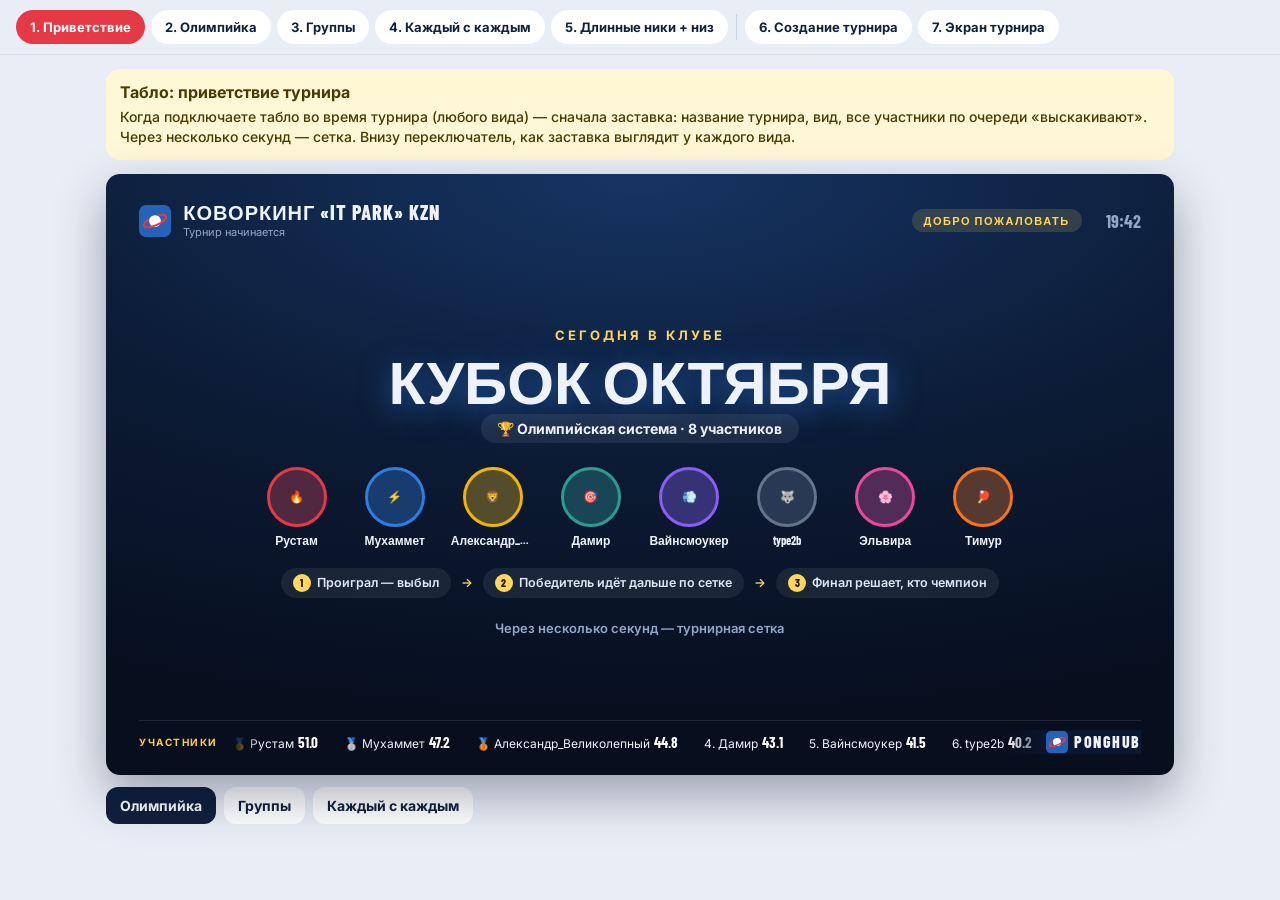
<file: demo/tourney.html>
<!doctype html>
<html lang="ru"><head><meta charset="utf-8"><meta name="viewport" content="width=device-width, initial-scale=1, viewport-fit=cover"><meta name="robots" content="noindex">
<title>Турниры PongHub — макеты</title>
<link rel="stylesheet" href="https://fonts.googleapis.com/css2?family=Barlow+Condensed:wght@600;700;800&family=Inter:wght@400;500;600;700;800&display=swap">
<style>
/* Макеты турниров: табло (приветствие, три вида сетки, бегущая строка) и экран турнира в приложении. Данные — пример. */
:root { --d: "Barlow Condensed", "Arial Narrow", sans-serif; --f: Inter, system-ui, sans-serif; --red: #e63946; --blue: #2f7de1; --gold: #ffd75e; }
* { box-sizing: border-box; }
body { margin: 0; font-family: var(--f); background: #e9eef6; color: #10203d; }
.bar { position: sticky; top: 0; z-index: 30; display: flex; gap: 6px; overflow-x: auto; padding: 10px 16px; background: #e9eef6; border-bottom: 1px solid #d5dde9; }
.bar button { flex: none; border: 0; border-radius: 999px; padding: 9px 14px; background: #fff; color: #10203d; font: 700 13px var(--f); cursor: pointer; }
.bar button.on { background: var(--red); color: #fff; }
.bar .sep { flex: none; width: 1px; background: #c8d2e0; margin: 4px 2px; }
.wrap { max-width: 1100px; margin: 0 auto; padding: 14px 16px 60px; }
.note { margin-bottom: 14px; padding: 12px 14px; border-radius: 14px; background: #fff7d6; color: #4a3a00; font: 500 14px/1.45 var(--f); }
.note b { display: block; font-size: 16px; margin-bottom: 3px; }
.ctl { display: flex; gap: 8px; flex-wrap: wrap; margin: 12px 0 0; }
.ctl button { border: 0; border-radius: 12px; padding: 10px 14px; background: #10203d; color: #fff; font: 700 14px var(--f); cursor: pointer; }
.ctl button.ghost { background: #fff; color: #10203d; }

/* ── табло 16:9 ── */
.tv { container-type: inline-size; position: relative; width: 100%; aspect-ratio: 16/9; overflow: hidden; border-radius: 14px; color: #eef3fb; box-shadow: 0 20px 50px rgba(5,15,40,.35);
  background: radial-gradient(120% 90% at 50% 0%, #163463 0%, #0b1a33 55%, #070f1f 100%); display: grid; grid-template-rows: auto 1fr auto; padding: 2.2cqw 2.6cqw 1.6cqw; gap: 1.4cqw; grid-template-columns: minmax(0, 1fr); }
.tv-top { display: flex; align-items: center; gap: 1.2cqw; }
.logo { width: 3.2cqw; height: 3.2cqw; flex: none; } .logo svg { width: 100%; height: 100%; display: block; }
.tv-club { font: 800 2cqw/1 var(--d); text-transform: uppercase; letter-spacing: .1cqw; }
.tv-crumb { font-size: 1.1cqw; color: #93a7c6; margin-top: .3cqw; }
.tv-tag { margin-left: auto; padding: .5cqw 1.2cqw; border-radius: 99px; background: rgba(255,215,94,.15); color: var(--gold); font: 800 1.1cqw var(--d); letter-spacing: .15cqw; text-transform: uppercase; }
.tv-clock { font: 700 1.8cqw var(--d); color: #93a7c6; margin-left: 1.2cqw; }
.card { background: rgba(255,255,255,.05); border: .1cqw solid rgba(255,255,255,.1); border-radius: 1.2cqw; }
/* ники: никогда не выходят за рамки — сжимаются по ширине и обрезаются многоточием */
.nk { display: block; min-width: 0; overflow: hidden; text-overflow: ellipsis; white-space: nowrap; }

/* низ: логотип стоит на месте, игроки едут бегущей строкой и уходят под него */
.foot { position: relative; display: flex; align-items: center; height: 3.4cqw; border-top: .1cqw solid rgba(255,255,255,.1); padding-top: .9cqw; }
.foot-lbl { flex: none; font: 700 1cqw var(--f); letter-spacing: .15cqw; text-transform: uppercase; color: #ffc94d; margin-right: 1.4cqw; }
.ticker { position: relative; flex: 1; overflow: hidden; height: 100%; display: flex; align-items: center;
  -webkit-mask-image: linear-gradient(90deg, transparent, #000 3%, #000 100%); mask-image: linear-gradient(90deg, transparent, #000 3%, #000 100%); }
.ticker-in { display: flex; gap: 2.6cqw; white-space: nowrap; animation: tick 40s linear infinite; padding-right: 2.6cqw; }
.ticker-in span { font-size: 1.2cqw; } .ticker-in b { font: 700 1.5cqw var(--d); margin-left: .4cqw; color: #fff; }
@keyframes tick { to { transform: translateX(-50%); } }
.brand { position: absolute; right: 0; top: .9cqw; bottom: 0; display: flex; align-items: center; gap: .6cqw; padding-left: 4cqw; font: 800 1.6cqw/1 var(--d); letter-spacing: .15cqw;
  background: linear-gradient(90deg, rgba(7,15,31,0), #0a1730 35%); z-index: 2; }
.brand .logo { width: 2.2cqw; height: 2.2cqw; }

/* приветствие турнира */
.hello { display: grid; place-items: center; text-align: center; }
.hello small { font: 700 1.3cqw var(--f); letter-spacing: .3cqw; text-transform: uppercase; color: var(--gold); }
.hello h1 { margin: .6cqw 0 .4cqw; font: 800 6cqw/1 var(--d); text-transform: uppercase; text-shadow: 0 .6cqw 3cqw rgba(47,125,225,.6); }
.hello .fmt { display: inline-flex; gap: .8cqw; align-items: center; padding: .6cqw 1.6cqw; border-radius: 99px; background: rgba(255,255,255,.08); font: 700 1.4cqw var(--f); }
.hello .who { display: flex; flex-wrap: wrap; justify-content: center; gap: 1.4cqw; margin-top: 2.4cqw; max-width: 80cqw; }
.hello .who div { width: 8.4cqw; text-align: center; opacity: 0; animation: pop .5s forwards; }
.av { --c: #e63946; display: inline-grid; place-items: center; flex: none; width: 2.4cqw; aspect-ratio: 1; border-radius: 50%; background: color-mix(in srgb, var(--c) 30%, #10203d); border: .15cqw solid var(--c); font-size: 1.3cqw; line-height: 1; overflow: hidden; }
.av.big { width: 6cqw; font-size: 3cqw; border-width: .3cqw; margin: 0 auto .6cqw; display: grid; }
.av.apv { width: 26px; font-size: 14px; border-width: 2px; background: color-mix(in srgb, var(--c) 25%, #fff); }
.av.apv.lg { width: 34px; font-size: 18px; }
.hello .who span { font: 700 1.2cqw var(--d); }
.hello .how { display: flex; justify-content: center; align-items: center; gap: 1cqw; margin-top: 2cqw; font: 600 1.25cqw var(--f); color: #dfe8f6; }
.hello .how span { display: inline-flex; align-items: center; gap: .6cqw; padding: .6cqw 1.2cqw; border-radius: 99px; background: rgba(255,255,255,.07); }
.hello .how b { display: grid; place-items: center; width: 1.8cqw; aspect-ratio: 1; border-radius: 50%; background: var(--gold); color: #2a1d00; font: 800 1.1cqw var(--d); }
.hello .how i { font-style: normal; color: var(--gold); }
.hello .go { margin-top: 2.2cqw; font: 600 1.3cqw var(--f); color: #93a7c6; }
@keyframes pop { from { opacity: 0; transform: translateY(1cqw) scale(.8); } to { opacity: 1; transform: none; } }

/* олимпийка: дерево как в футболе */
.ko { display: grid; grid-template-columns: repeat(3, minmax(0, 1fr)) minmax(0, .8fr); gap: 2.6cqw; min-height: 0; }
.ko-col { display: flex; flex-direction: column; justify-content: space-around; gap: 1cqw; position: relative; }
.ko-col h5 { position: absolute; top: -.2cqw; left: 0; right: 0; margin: 0; text-align: center; font: 700 1cqw var(--f); letter-spacing: .2cqw; text-transform: uppercase; color: #93a7c6; }
.m { position: relative; border-radius: 1cqw; overflow: visible; background: rgba(255,255,255,.06); border: .12cqw solid rgba(255,255,255,.12); transition: box-shadow .4s, border-color .4s; }
.m > div { display: flex; align-items: center; gap: .8cqw; padding: .7cqw 1cqw; font: 700 1.5cqw/1.1 var(--d); }
.m > div + div { border-top: .1cqw solid rgba(255,255,255,.1); }
.m .sc { margin-left: auto; flex: none; font-variant-numeric: tabular-nums; color: #93a7c6; }
.m .w { color: #fff; } .m .w .sc { color: var(--gold); } .m .l { color: #6f83a3; }
.m .tbd { color: #5c7092; font: 600 1.15cqw var(--f); font-style: italic; }
.m.now { border-color: var(--gold); box-shadow: 0 0 2.2cqw rgba(255,215,94,.5); }
.m.now::before { content: "СЛЕДУЮЩИЕ"; position: absolute; top: -1.1cqw; left: .8cqw; padding: .1cqw .7cqw; border-radius: 99px; background: var(--gold); color: #2a1d00; font: 800 .85cqw/1.4 var(--d); letter-spacing: .1cqw; }
.m .new { animation: flash 1.6s; } @keyframes flash { 0%, 40% { background: rgba(255,215,94,.35); } 100% { background: transparent; } }
.ko-col:not(:last-child) .m::after { content: ""; position: absolute; right: -1.4cqw; top: 50%; width: 1.4cqw; border-top: .12cqw solid rgba(255,255,255,.22); }
.champ { text-align: center; padding: 1.4cqw; border-radius: 1.2cqw; border: .15cqw dashed rgba(255,215,94,.5); }
.champ .cup { font-size: 3.4cqw; } .champ b { display: block; font: 800 2cqw var(--d); color: var(--gold); }

/* группы: таблицы групп + плей-офф */
.grp { display: grid; grid-template-columns: repeat(3, minmax(0, 1fr)); gap: 1.6cqw; min-height: 0; }
.gt { padding: 1.2cqw 1.4cqw; }
.gt h4, .po h4 { margin: 0 0 .8cqw; font: 800 1.6cqw var(--d); text-transform: uppercase; letter-spacing: .1cqw; }
.gt h4 span { color: var(--gold); }
.row { display: grid; grid-template-columns: 1.8cqw minmax(0, 1fr) 3.2cqw 3.6cqw; align-items: center; gap: .6cqw; padding: .55cqw .4cqw; font: 600 1.25cqw var(--f); border-radius: .6cqw; }
.row.h { color: #93a7c6; font-size: .9cqw; text-transform: uppercase; letter-spacing: .1cqw; padding-top: 0; }
.row b { font: 800 1.5cqw var(--d); text-align: right; } .row i { font-style: normal; text-align: right; color: #93a7c6; font-size: 1.1cqw; }
.row.q { background: rgba(255,215,94,.1); } .row.q .pos { color: var(--gold); }
.pos { font: 800 1.4cqw var(--d); color: #93a7c6; }
.po { padding: 1.2cqw 1.4cqw; display: flex; flex-direction: column; gap: 1cqw; }
.po .m > div { font-size: 1.35cqw; }
.leg { font-size: .95cqw; color: #93a7c6; margin-top: .6cqw; }

/* каждый с каждым: шахматка + таблица */
.rr { display: grid; grid-template-columns: minmax(0, 1.55fr) minmax(0, 1fr); gap: 1.6cqw; min-height: 0; }
.cross { padding: 1.2cqw; overflow: hidden; }
.cross table { width: 100%; border-collapse: separate; border-spacing: .3cqw; table-layout: fixed; }
.cross th, .cross td { height: 3.4cqw; text-align: center; font: 700 1.35cqw var(--d); border-radius: .5cqw; }
.cross th { color: #93a7c6; font-size: 1.1cqw; } .cross th.nm { text-align: left; color: #eef3fb; font-size: 1.3cqw; width: 22%; padding-left: .4cqw; }
.cross td { background: rgba(255,255,255,.05); color: #5c7092; }
.cross td.x { background: repeating-linear-gradient(45deg, rgba(255,255,255,.04) 0 .4cqw, transparent .4cqw .8cqw); }
.cross td.w { background: rgba(47,170,110,.28); color: #b9f5d6; } .cross td.l { background: rgba(230,57,70,.22); color: #ffb3b8; }
.cross td.now { outline: .2cqw solid var(--gold); color: var(--gold); font-size: 1cqw; }
.st { padding: 1.2cqw 1.4cqw; }
.st h4 { margin: 0 0 .6cqw; font: 800 1.6cqw var(--d); text-transform: uppercase; }
.st .row { grid-template-columns: 1.8cqw minmax(0, 1fr) 3.6cqw 3.4cqw; }
.st .row:nth-child(2) .pos { color: var(--gold); }
.prog { margin-top: 1cqw; font-size: 1cqw; color: #93a7c6; } .prog i { display: block; height: .5cqw; margin-top: .5cqw; border-radius: 99px; background: linear-gradient(90deg, var(--gold) 60%, rgba(255,255,255,.1) 60%); }

/* «кто следующий» с длинными никами */
.next { display: grid; grid-template-columns: minmax(0, 1fr) minmax(0, 1fr); gap: 1.6cqw; min-height: 0; }
.nx { display: grid; align-content: center; justify-items: center; text-align: center; gap: .8cqw; padding: 1.4cqw; border-radius: 1.4cqw; border: .15cqw solid var(--red); background: rgba(255,255,255,.05); min-width: 0; }
.nx small { font: 700 1.1cqw var(--f); letter-spacing: .2cqw; text-transform: uppercase; color: var(--red); }
.nx .pair { width: 100%; display: grid; gap: .4cqw; } .nx .pair .nk { font: 800 4.6cqw/1.05 var(--d); }
.nx .pair em { font: 700 1.6cqw var(--d); color: #93a7c6; font-style: normal; }
.nx.bad .pair { width: auto; } .nx.bad .pair .nk { overflow: visible; text-overflow: clip; font-size: 4.6cqw; }
.nx.bad { overflow: visible; border-color: #6f83a3; } .nx.bad small { color: #93a7c6; }

/* ── приложение (телефон) ── */
.phones { display: flex; gap: 22px; flex-wrap: wrap; justify-content: center; }
.ph { width: 360px; max-width: 100%; border-radius: 34px; padding: 14px; background: #10203d; box-shadow: 0 20px 40px rgba(16,32,61,.3); }
.ph-in { border-radius: 24px; background: #f3f6fb; height: 700px; overflow: auto; padding: 14px; }
.ph-cap { text-align: center; font: 700 14px var(--f); margin: 0 0 10px; color: #10203d; }
.ap-h { display: flex; align-items: center; gap: 10px; margin-bottom: 12px; }
.ap-h b { font: 800 24px/1 var(--d); text-transform: uppercase; } .ap-h small { display: block; color: #6b7a90; font-size: 12px; margin-top: 2px; }
.ap-tabs { display: flex; gap: 6px; margin-bottom: 12px; } .ap-tabs span { padding: 7px 12px; border-radius: 99px; background: #fff; font: 700 12px var(--f); } .ap-tabs span.on { background: #10203d; color: #fff; }
.ap-next { display: flex; align-items: center; gap: 10px; padding: 12px; border-radius: 16px; background: linear-gradient(135deg, #1f5fc4, #0e3b8c); color: #fff; margin-bottom: 12px; }
.ap-next small { display: block; font: 700 11px var(--f); text-transform: uppercase; letter-spacing: .08em; color: var(--gold); }
.ap-next b { font: 800 18px/1.1 var(--d); } .ap-next .btn { margin-left: auto; flex: none; padding: 8px 12px; border-radius: 99px; background: #fff; color: #0e3b8c; font: 800 12px var(--f); }
.ap-ko { display: flex; gap: 12px; overflow-x: auto; padding-bottom: 6px; scroll-snap-type: x mandatory; }
.ap-col { flex: 0 0 74%; scroll-snap-align: start; display: flex; flex-direction: column; justify-content: space-around; gap: 10px; }
.ap-col h5 { margin: 0; font: 700 11px var(--f); color: #6b7a90; text-transform: uppercase; letter-spacing: .1em; }
.am { border-radius: 14px; background: #fff; box-shadow: 0 2px 8px rgba(16,32,61,.08); overflow: hidden; }
.am div { display: flex; gap: 8px; padding: 9px 12px; font: 700 15px var(--d); } .am div + div { border-top: 1px solid #edf1f6; }
.am .sc { margin-left: auto; color: #6b7a90; } .am .w { color: #10203d; } .am .w .sc { color: var(--red); } .am .l { color: #9aa6b8; } .am .tbd { color: #9aa6b8; font: italic 600 13px var(--f); }
.am.now { box-shadow: 0 0 0 2px var(--gold), 0 4px 14px rgba(255,190,0,.3); }
.ap-card { border-radius: 16px; background: #fff; padding: 12px; margin-bottom: 12px; box-shadow: 0 2px 8px rgba(16,32,61,.06); }
.ap-card h4 { margin: 0 0 8px; font: 800 17px var(--d); text-transform: uppercase; }
.ar { display: grid; grid-template-columns: 22px minmax(0, 1fr) 40px 40px; gap: 6px; align-items: center; padding: 7px 4px; font: 600 14px var(--f); border-radius: 8px; }
.ar.h { font: 700 10px var(--f); color: #9aa6b8; text-transform: uppercase; } .ar b { text-align: right; font: 800 16px var(--d); } .ar i { text-align: right; font-style: normal; color: #6b7a90; font-size: 12px; }
.ar.q { background: #fff6d6; }
.ap-cross { width: 100%; border-collapse: separate; border-spacing: 3px; table-layout: fixed; font: 700 12px var(--d); }
.ap-cross th, .ap-cross td { height: 30px; text-align: center; border-radius: 6px; } .ap-cross th { color: #9aa6b8; } .ap-cross th.nm { text-align: left; color: #10203d; width: 26%; }
.ap-cross td { background: #f0f3f8; color: #9aa6b8; } .ap-cross td.w { background: #d9f6e7; color: #157a4b; } .ap-cross td.l { background: #fde2e4; color: #c22a37; } .ap-cross td.x { background: #e4e9f1; } .ap-cross td.now { box-shadow: inset 0 0 0 2px #f2b600; color: #a17800; }

/* понятные группы и круг */
.stage { display: flex; align-items: center; gap: 1cqw; font: 700 1.2cqw var(--f); color: #93a7c6; margin-bottom: 1cqw; }
.stage span { padding: .5cqw 1.2cqw; border-radius: 99px; background: rgba(255,255,255,.06); } .stage span.on { background: var(--gold); color: #2a1d00; } .stage i { font-style: normal; color: var(--gold); }
.body2 { display: flex; flex-direction: column; min-height: 0; }
.g2 { display: grid; grid-template-columns: repeat(2, minmax(0, 1fr)) minmax(0, 1.1fr); gap: 1.6cqw; flex: 1; min-height: 0; }
.gc { padding: 1.2cqw 1.4cqw; display: flex; flex-direction: column; gap: .5cqw; }
.gc h4 { margin: 0; font: 800 1.9cqw var(--d); text-transform: uppercase; } .gc h4 small { display: block; font: 600 1cqw var(--f); color: #93a7c6; text-transform: none; margin-top: .2cqw; }
.pl { display: grid; grid-template-columns: auto auto minmax(0, 1fr) auto; align-items: center; gap: .8cqw; padding: .4cqw .8cqw; border-radius: .8cqw; background: rgba(255,255,255,.04); font: 700 1.5cqw var(--d); }
.pl .n { font: 800 1.6cqw var(--d); color: #93a7c6; width: 1.6cqw; text-align: center; }
.pl .wins { font: 700 1.1cqw var(--f); color: #c9d6ea; text-align: right; } .pl .wins b { font: 800 1.7cqw var(--d); color: #fff; margin-right: .3cqw; }
.pl.go { background: rgba(255,215,94,.12); box-shadow: inset .3cqw 0 0 var(--gold); } .pl.go .n { color: var(--gold); }
.pl.out { opacity: .55; }
.tag { justify-self: start; grid-column: 3 / 5; margin-top: -.3cqw; font: 700 .9cqw var(--f); color: var(--gold); }
.left { margin-top: auto; padding-top: .6cqw; font: 600 1.05cqw var(--f); color: #93a7c6; border-top: .1cqw solid rgba(255,255,255,.08); } .left b { color: #fff; }
.pof { padding: 1.2cqw 1.4cqw; display: flex; flex-direction: column; gap: .9cqw; }
.pof h4 { margin: 0; font: 800 1.9cqw var(--d); text-transform: uppercase; } .pof h4 small { display: block; font: 600 1cqw var(--f); color: #93a7c6; text-transform: none; }
.pm { border-radius: 1cqw; background: rgba(255,255,255,.06); border: .12cqw solid rgba(255,255,255,.12); overflow: hidden; }
.pm > small { display: block; padding: .4cqw 1cqw; font: 700 .9cqw var(--f); color: #93a7c6; text-transform: uppercase; letter-spacing: .1cqw; background: rgba(255,255,255,.04); }
.pm > div { display: flex; align-items: center; gap: .7cqw; padding: .6cqw 1cqw; font: 700 1.45cqw var(--d); } .pm > div + div { border-top: .1cqw solid rgba(255,255,255,.08); }
.pm .from { margin-left: auto; flex: none; font: 700 .95cqw var(--f); color: var(--gold); } .pm .tbd { color: #6f83a3; font: italic 600 1.15cqw var(--f); }
.r2 { display: grid; grid-template-columns: minmax(0, 1.3fr) minmax(0, 1fr); gap: 1.6cqw; flex: 1; min-height: 0; }
.mt { padding: 1.2cqw 1.4cqw; display: flex; flex-direction: column; gap: .5cqw; min-height: 0; }
.mt h4 { margin: .2cqw 0; font: 800 1.5cqw var(--d); text-transform: uppercase; color: #93a7c6; }
.mr { display: grid; grid-template-columns: minmax(0, 1fr) auto minmax(0, 1fr); align-items: center; gap: .8cqw; padding: .45cqw .8cqw; border-radius: .7cqw; background: rgba(255,255,255,.04); font: 700 1.3cqw var(--d); }
.mr .nk:last-child { text-align: right; } .mr b { font: 800 1.4cqw var(--d); color: var(--gold); } .mr .lo { color: #6f83a3; }
.mr.nx2 { box-shadow: 0 0 0 .15cqw var(--gold); } .mr.wait b { color: #6f83a3; font-size: 1cqw; }
.ap-ex { font-size: 13px; color: #4a5a72; background: #eef3fb; border-radius: 12px; padding: 10px 12px; margin-bottom: 12px; line-height: 1.4; }
.apl { display: grid; grid-template-columns: 22px 28px minmax(0, 1fr) auto; gap: 8px; align-items: center; padding: 8px 6px; border-radius: 10px; font: 700 15px var(--d); }
.apl .n { color: #9aa6b8; font-size: 16px; text-align: center; } .apl .w { font: 600 12px var(--f); color: #6b7a90; } .apl .w b { font: 800 17px var(--d); color: #10203d; margin-right: 2px; }
.apl.go { background: #fff6d6; } .apl.go .n { color: #c08b00; } .apl.out { opacity: .5; }
.amr { display: grid; grid-template-columns: minmax(0, 1fr) auto minmax(0, 1fr); gap: 8px; align-items: center; padding: 7px 8px; border-radius: 10px; background: #f3f6fb; margin-top: 6px; font: 700 14px var(--d); }
.amr .nk:last-child { text-align: right; } .amr b { color: #e63946; } .amr.wait b { color: #9aa6b8; font: 600 11px var(--f); } .amr.nx2 { box-shadow: 0 0 0 2px #f2b600; }
.fm { display: grid; gap: 12px; }
.fm label { display: block; font: 700 12px var(--f); color: #6b7a90; text-transform: uppercase; letter-spacing: .06em; margin-bottom: 6px; }
.fm .inp { padding: 12px; border-radius: 12px; background: #fff; border: 1px solid #dbe2ec; font: 600 15px var(--f); }
.fmt3 { display: grid; gap: 6px; } .fmt3 div { padding: 10px 12px; border-radius: 12px; background: #fff; border: 2px solid #e3e8f0; } .fmt3 div.on { border-color: #e63946; background: #fff5f6; }
.fmt3 b { display: block; font: 800 15px var(--d); } .fmt3 small { color: #6b7a90; font-size: 12px; }
.step { display: flex; align-items: center; gap: 10px; } .step span { width: 40px; height: 40px; border-radius: 12px; background: #fff; border: 1px solid #dbe2ec; display: grid; place-items: center; font: 800 20px var(--f); }
.step b { font: 800 28px var(--d); min-width: 30px; text-align: center; } .step small { color: #6b7a90; font-size: 12px; }
.tbl { padding: 10px; border-radius: 14px; background: #fff; border: 1px solid #e3e8f0; }
.tbl > b { display: block; font: 800 14px var(--d); text-transform: uppercase; margin-bottom: 6px; }
.chips { display: flex; gap: 6px; overflow-x: auto; padding-bottom: 2px; } .chips span { flex: none; display: inline-flex; align-items: center; gap: 6px; padding: 5px 10px 5px 5px; border-radius: 99px; background: #f0f3f8; font: 700 13px var(--d); border: 2px solid transparent; }
.chips span.on { border-color: #1f5fc4; background: #e7f0ff; }
.hint { font-size: 12px; color: #6b7a90; line-height: 1.4; }
.scr { display: flex; align-items: center; gap: 10px; padding: 12px; border-radius: 16px; background: #fff; box-shadow: 0 2px 8px rgba(16,32,61,.06); margin-bottom: 10px; }
.scr small { display: block; font: 700 11px var(--f); color: #6b7a90; text-transform: uppercase; } .scr b { font: 800 18px var(--d); }
.scr .btn2 { margin-left: auto; flex: none; padding: 8px 12px; border-radius: 99px; background: #1f5fc4; color: #fff; font: 800 12px var(--f); }
.scr .btn2.off { background: #e3e8f0; color: #9aa6b8; }
.lock { font-size: 12px; color: #a15c00; background: #fff4e0; border-radius: 10px; padding: 8px 10px; margin: -4px 0 10px; }
.sheet2 { border-radius: 18px 18px 0 0; background: #fff; padding: 14px; box-shadow: 0 -8px 24px rgba(16,32,61,.15); margin-top: 14px; }
.sheet2 h4 { margin: 0 0 4px; font: 800 18px var(--d); } .sheet2 .ok { margin-top: 10px; padding: 12px; border-radius: 12px; background: #e63946; color: #fff; text-align: center; font: 800 14px var(--f); }
.fm.c { gap: 10px; } .fm.c .inp { padding: 10px 12px; }
.seg3 { display: flex; gap: 4px; padding: 3px; border-radius: 12px; background: #e3e8f0; } .seg3 span { flex: 1; text-align: center; padding: 8px 4px; border-radius: 9px; font: 700 12px var(--f); color: #4a5a72; }
.seg3 span.on { background: #fff; color: #10203d; box-shadow: 0 1px 4px rgba(16,32,61,.15); } .seg3.v span { padding: 8px 2px; }
.fm.c .hint { margin: 4px 0 0; }
.two { display: grid; grid-template-columns: 1fr 1fr; gap: 10px; } .two .step span { width: 34px; height: 34px; } .two .step b { font-size: 24px; }
.fm.c .tbl { padding: 8px; } .fm.c .tbl > b { margin-bottom: 4px; font-size: 13px; }
.go2 { padding: 13px; border-radius: 14px; background: #e63946; color: #fff; text-align: center; font: 800 15px var(--f); }
.split { display: grid; gap: 8px; } .split div { display: flex; align-items: center; gap: 4px; flex-wrap: wrap; padding: 10px; border-radius: 12px; background: #fff; } .split b { width: 100%; font: 800 15px var(--d); margin-bottom: 2px; }
.ex { display: grid; gap: 4px; padding: 10px 12px; border-radius: 12px; background: #fff; font-size: 13px; } .ex b { font: 800 14px var(--d); }
.phones .ph { width: 330px; } .phones .ph-in { height: 670px; }
.ph-in { overflow-x: hidden; } .ph-in * { max-width: 100%; }
.fm label a { float: right; text-transform: none; letter-spacing: 0; color: #1f5fc4; font-weight: 700; }
.ppl { display: grid; grid-template-columns: repeat(3, minmax(0, 1fr)); gap: 4px; }
.ppl span { display: flex; align-items: center; gap: 4px; min-width: 0; padding: 3px 5px 3px 3px; border-radius: 99px; background: #fff; border: 2px solid #e3e8f0; opacity: .55; }
.ppl span.on { border-color: #1f5fc4; background: #e7f0ff; opacity: 1; } .ppl b { font: 700 12px var(--d); min-width: 0; }
.ppl .av.apv { width: 20px; font-size: 11px; border-width: 1.5px; }
.pk { display: grid; grid-template-columns: 52px 26px minmax(0, 1fr) auto; align-items: center; gap: 6px; padding: 7px 10px; border-radius: 12px; background: #fff; border: 1px solid #dbe2ec; margin-top: 5px; }
.pk-t { font: 800 13px var(--d); text-transform: uppercase; color: #6b7a90; } .pk b { font: 700 15px var(--d); } .pk i { font-style: normal; color: #9aa6b8; }
.pbtn { display: grid; grid-template-columns: auto minmax(0, 1fr); align-items: center; gap: 8px; padding: 10px; border-radius: 14px; background: #fff; border: 2px solid #1f5fc4; }
.pbtn .stack { display: flex; } .pbtn .stack .av { margin-left: -8px; box-shadow: 0 0 0 2px #fff; } .pbtn .stack .av:first-child { margin-left: 0; }
.pbtn b { display: block; font: 800 16px var(--d); } .pbtn small { color: #6b7a90; font-size: 11px; }
.pgo { grid-column: 1 / -1; text-align: center; padding: 9px 10px; border-radius: 99px; background: #1f5fc4; color: #fff; font: 800 12px var(--f); white-space: nowrap; }
.pall { display: flex; align-items: center; gap: 10px; font-size: 13px; color: #4a5a72; } .pall b { color: #10203d; } .pall a { color: #1f5fc4; font-weight: 700; } .pall a:first-of-type { margin-left: auto; }
.plist { display: grid; gap: 4px; } .plist div { display: grid; grid-template-columns: 28px minmax(0, 1fr) auto 26px; align-items: center; gap: 8px; padding: 7px 10px; border-radius: 12px; background: #fff; border: 2px solid transparent; }
.plist b { font: 700 15px var(--d); } .plist small { color: #9aa6b8; font: 700 12px var(--d); }
.plist i { width: 24px; height: 24px; border-radius: 7px; border: 2px solid #c8d2e0; display: grid; place-items: center; font-style: normal; font-weight: 800; color: #fff; }
.plist div.on { border-color: #cfe0ff; } .plist div.on i { background: #1f5fc4; border-color: #1f5fc4; }
.go2.stick { position: sticky; bottom: 0; box-shadow: 0 -6px 16px rgba(243,246,251,.9); }
.plist div { padding: 5px 10px; }
</style></head>
<body>
<div class="bar" id="bar"></div>
<div class="wrap"><div class="note" id="note"></div><div id="view"></div></div>
<script>
const LOGO = '<svg viewBox="0 0 120 120"><rect width="120" height="120" rx="26" fill="#2563b8"/><g transform="translate(60 60) rotate(-24)"><ellipse rx="45" ry="16" fill="none" stroke="#e63946" stroke-width="7"/></g><circle cx="60" cy="60" r="22" fill="#fff"/><g transform="translate(60 60) rotate(-24)"><path d="M-45 0 A45 16 0 0 0 45 0" fill="none" stroke="#e63946" stroke-width="7" stroke-linecap="round"/></g></svg>';
const P = [['Рустам', '🔥', 51.0, '#e63946'], ['Мухаммет', '⚡', 47.2, '#2f7de1'], ['Александр_Великолепный', '🦁', 44.8, '#f2b600'], ['Дамир', '🎯', 43.1, '#2a9d8f'], ['Вайнсмоукер', '💨', 41.5, '#8b5cf6'], ['type2b', '🐺', 40.2, '#64748b'], ['Эльвира', '🌸', 38.9, '#ec4899'], ['Тимур', '🏓', 37.4, '#f97316'], ['Камила', '🦋', 36.8, '#06b6d4'], ['Ильдар', '🐻', 35.9, '#a16207'], ['Артур', '🚀', 35.1, '#16a34a']];
const av = (i, cls = '') => `<span class="av ${cls}" style="--c:${P[i][3]}">${P[i][1]}</span>`;
const nm = i => P[i][0], esc = s => String(s).replace(/[&<>]/g, c => ({ '&': '&amp;', '<': '&lt;', '>': '&gt;' }[c]));
const tvTop = (crumb, tag) => `<div class="tv-top"><div class="logo">${LOGO}</div><div><div class="tv-club">Коворкинг «IT Park» KZN</div><div class="tv-crumb">${crumb}</div></div><div class="tv-tag">${tag}</div><div class="tv-clock">19:42</div></div>`;
const foot = () => { const items = P.map(([n, , r], i) => `<span>${i < 3 ? ['🥇', '🥈', '🥉'][i] : (i + 1) + '.'} ${esc(n)}<b>${r.toFixed(1)}</b></span>`).join('');
  return `<div class="foot"><div class="foot-lbl">Участники</div><div class="ticker"><div class="ticker-in">${items}${items}</div></div><div class="brand"><div class="logo">${LOGO}</div>PONGHUB</div></div>`; };
const tv = (crumb, tag, body) => `<div class="tv">${tvTop(crumb, tag)}${body}${foot()}</div>`;

// ── олимпийка: сетка строится сразу, победители переходят дальше сами ──
let KO;
function koReset() {
  KO = { r: [[[0, 7], [3, 4], [2, 5], [1, 6]], [[null, null], [null, null]], [[null, null]]], res: {}, step: 0, fresh: null };
}
const KO_PLAY = [[0, 0, 0, '3:1'], [0, 1, 1, '3:2'], [0, 2, 0, '3:0'], [0, 3, 0, '3:1'], [1, 0, 0, '3:2'], [1, 1, 1, '3:1'], [2, 0, 0, '3:2']];
function koStep() {
  if (KO.step >= KO_PLAY.length) return;
  const [r, m, wi, sc] = KO_PLAY[KO.step++], pair = KO.r[r][m], w = pair[wi];
  KO.res[r + ':' + m] = { w, sc };
  if (r < 2) { const nr = KO.r[r + 1][m >> 1]; nr[m & 1] = w; KO.fresh = (r + 1) + ':' + (m >> 1) + ':' + (m & 1); }
  render();
}
const RN = ['1/4 финала', '1/2 финала', 'Финал'];
const tbd = (r, m, s) => r === 0 ? '' : `Победитель ${RN[r - 1] === '1/4 финала' ? 'QF' : 'SF'}${m * 2 + s + 1}`;
function koMatch(r, m, app) {
  const pair = KO.r[r][m], res = KO.res[r + ':' + m], nextIdx = KO_PLAY[KO.step], isNow = nextIdx && nextIdx[0] === r && nextIdx[1] === m && pair[0] !== null && pair[1] !== null;
  const sc = res ? res.sc.split(':') : null;
  const line = s => { const p = pair[s]; const fresh = KO.fresh === `${r}:${m}:${s}`;
    if (p === null) return `<div class="tbd${fresh ? ' new' : ''}">${tbd(r, m, s)}</div>`;
    const cls = res ? (res.w === p ? 'w' : 'l') : ''; return `<div class="${cls}${fresh ? ' new' : ''}"><span class="nk">${app ? av(p, 'apv') + ' ' : av(p) + ' '}${esc(nm(p))}</span><span class="sc">${sc ? sc[res.w === p ? 0 : 1] : ''}</span></div>`; };
  return `<div class="${app ? 'am' : 'm'}${isNow ? ' now' : ''}">${line(0)}${line(1)}</div>`;
}
function koTV() {
  const champ = KO.res['2:0'];
  return tv('Кубок октября · олимпийская система · 8 участников', 'Плей-офф', `<div class="ko">${[0, 1, 2].map(r => `<div class="ko-col"><h5>${RN[r]}</h5>${KO.r[r].map((_, m) => koMatch(r, m)).join('')}</div>`).join('')}
    <div class="ko-col"><h5>Чемпион</h5><div class="champ"><div class="cup">🏆</div><b>${champ ? esc(nm(champ.w)) : '?'}</b><span style="font-size:1cqw;color:#93a7c6">${champ ? 'победа ' + champ.sc : 'определится в финале'}</span></div></div></div>`);
}

// ── группы ──
const G = [{ n: 'A', done: true, left: '', rows: [[0, 5], [3, 4], [5, 3], [8, 2], [7, 1], [10, 0]] }, { n: 'B', left: '1 матч — Александр против Вайнсмоукера', rows: [[1, 3], [2, 3], [4, 2], [9, 1], [6, 0]] }];
const grpRow = (r, i, app) => app ? `<div class="ar${i < 2 ? ' q' : ''}"><span>${i + 1}</span><span class="nk">${esc(nm(r[0]))}</span><i>${r[1]}–${r[2]}</i><b>${r[3]}</b></div>`
  : `<div class="row${i < 2 ? ' q' : ''}"><span class="pos">${i + 1}</span><span class="nk">${P[r[0]][1]} ${esc(nm(r[0]))}</span><i>${r[1]}–${r[2]}</i><b>${r[3]}</b></div>`;
function grpTV() {
  const card = g => `<div class="card gc"><h4>Группа ${g.n}<small>${g.rows.length} игроков · внутри группы каждый играет с каждым</small></h4>
    ${g.rows.map((r, i) => `<div class="pl ${i < 2 ? 'go' : g.done ? 'out' : ''}"><span class="n">${i + 1}</span>${av(r[0])}<span class="nk">${esc(nm(r[0]))}</span><span class="wins"><b>${r[1]}</b>${r[1] === 1 ? 'победа' : r[1] > 1 && r[1] < 5 ? 'победы' : 'побед'}</span>${i < 2 ? '<span class="tag">→ проходит в плей-офф</span>' : ''}</div>`).join('')}
    <div class="left">${g.left ? `Осталось сыграть: <b>${g.left}</b>` : 'Группа доиграна ✓'}</div></div>`;
  return tv('Лига коворкинга · группы + плей-офф', 'Групповой этап', `<div class="body2"><div class="stage"><span class="on">Этап 1 · Группы</span><i>→</i><span>Этап 2 · Плей-офф</span><span>11 игроков → группы по 6 и 5</span><span style="margin-left:auto;background:none">Двое лучших из каждой группы идут в плей-офф</span></div>
    <div class="g2">${G.map(card).join('')}<div class="card pof"><h4>Плей-офф<small>Пары заполнятся сами, когда группы доиграют</small></h4>
      <div class="pm"><small>Полуфинал 1</small><div>${av(0)}<span class="nk">Рустам</span><span class="from">1-й в A</span></div><div class="tbd">ждём 2-го из группы B</div></div>
      <div class="pm now"><small>Полуфинал 2</small><div>${av(1)}<span class="nk">Мухаммет</span><span class="from">1-й в B</span></div><div>${av(3)}<span class="nk">Дамир</span><span class="from">2-й в A</span></div></div>
      <div class="pm"><small>Финал</small><div class="tbd">победитель полуфинала 1</div><div class="tbd">победитель полуфинала 2</div></div></div></div></div>`);
}

// ── каждый с каждым ──
const RR = [0, 1, 2, 3, 4, 5], RES = { '0-1': '3:1', '0-2': '3:0', '0-3': '2:3', '1-2': '3:2', '1-4': '3:0', '2-3': '3:1', '2-5': '3:2', '3-4': '1:3', '0-5': '3:1', '4-5': '3:2', '1-3': '3:1' };
const NOW = '0-4';
function rrCell(a, b) { if (a === b) return ['x', '']; const k = a < b ? `${a}-${b}` : `${b}-${a}`; const v = RES[k]; if (k === NOW) return ['now', 'след.']; if (!v) return ['', '—'];
  let [x, y] = v.split(':').map(Number); if (a > b) [x, y] = [y, x]; return [x > y ? 'w' : 'l', `${x}:${y}`]; }
function rrStand() { return RR.map(i => { let w = 0, l = 0; RR.forEach(j => { const c = rrCell(i, j); if (c[0] === 'w') w++; if (c[0] === 'l') l++; }); return [i, w, l, w * 3]; }).sort((a, b) => b[3] - a[3]); }
function rrTV() {
  const st = rrStand(), played = Object.keys(RES), all = [];
  RR.forEach(a => RR.forEach(b => { if (a < b) all.push(`${a}-${b}`); }));
  const left = all.filter(k => !RES[k]);
  const row = (k, wait) => { const [a, b] = k.split('-').map(Number); if (wait) return `<div class="mr wait ${k === NOW ? 'nx2' : ''}"><span class="nk">${av(a)} ${esc(nm(a))}</span><b>${k === NOW ? 'СЛЕДУЮЩИЙ' : 'ждёт'}</b><span class="nk">${esc(nm(b))} ${av(b)}</span></div>`;
    const [x, y] = RES[k].split(':').map(Number); return `<div class="mr"><span class="nk ${x < y ? 'lo' : ''}">${av(a)} ${esc(nm(a))}</span><b>${x}:${y}</b><span class="nk ${y < x ? 'lo' : ''}">${esc(nm(b))} ${av(b)}</span></div>`; };
  return tv('Октябрьский круг · каждый с каждым', 'Круговой турнир', `<div class="body2"><div class="stage"><span class="on">Каждый играет со всеми</span><span>Победа = 1 очко в таблице</span><span style="margin-left:auto;background:none">Сыграно ${played.length} из ${all.length} матчей</span></div>
    <div class="r2"><div class="card gc"><h4>Места<small>У кого больше побед — тот выше</small></h4>${st.map((r, i) => `<div class="pl ${i === 0 ? 'go' : ''}"><span class="n">${i + 1}</span>${av(r[0])}<span class="nk">${esc(nm(r[0]))}</span><span class="wins"><b>${r[1]}</b>из ${r[1] + r[2]}</span></div>`).join('')}</div>
      <div class="card mt"><h4>Осталось сыграть · ${left.length}</h4>${left.map(k => row(k, true)).join('')}<h4>Последние матчи</h4>${played.slice(-4).reverse().map(k => row(k)).join('')}</div></div></div>`);
}

// ── приветствие ──
const HELLO = { ko: ['Кубок октября', '🏆 Олимпийская система', [0, 1, 2, 3, 4, 5, 6, 7]], grp: ['Лига коворкинга', '🗂 Группы + плей-офф', [0, 1, 2, 3, 4, 5, 6, 7]], rr: ['Октябрьский круг', '🔄 Каждый с каждым', [0, 1, 2, 3, 4, 5]] };
let helloK = 'ko';
// «как проходит турнир» простыми словами — на заставке каждого вида
const HOW = { ko: ['Проиграл — выбыл', 'Победитель идёт дальше по сетке', 'Финал решает, кто чемпион'],
  grp: ['Делимся на группы по 4', 'В группе каждый играет с каждым', 'Двое лучших из группы — в плей-офф'],
  rr: ['Каждый сыграет со всеми', 'Победа = 3 очка', 'Больше очков — выше место'] };
function helloTV() { const [t, f, ids] = HELLO[helloK];
  return tv('Турнир начинается', 'Добро пожаловать', `<div class="hello"><div><small>Сегодня в клубе</small><h1>${t}</h1><div class="fmt">${f} · ${ids.length} участников</div>
    <div class="who">${ids.map((i, k) => `<div style="animation-delay:${.3 + k * .12}s">${av(i, 'big')}<span class="nk">${esc(nm(i))}</span></div>`).join('')}</div><div class="how">${HOW[helloK].map((t, k) => `<span><b>${k + 1}</b>${t}</span>`).join('<i>→</i>')}</div><div class="go">Через несколько секунд — турнирная сетка</div></div></div>`); }

// ── «следующие» и длинные ники ──
function nextTV() {
  return `<div class="tv">${tvTop("Кубок октября · перерыв", "Перерыв")}<div class="next">
    <div class="nx bad"><small>Сейчас: ник вылезает</small><div class="pair"><span class="nk">Александр_Великолепный</span><em>—</em><span class="nk">Вайнсмоукер</span></div></div>
    <div class="nx"><small>Следом за этим столом · станет так</small><div class="pair"><span class="nk" style="font-size:${fit('Александр_Великолепный')}cqw">Александр_Великолепный</span><em>—</em><span class="nk" style="font-size:${fit('Вайнсмоукер')}cqw">Вайнсмоукер</span></div><span style="font-size:1.2cqw;color:#93a7c6">1/4 финала</span></div>
  </div>${foot()}</div>`;
}
const fit = s => Math.max(2.8, Math.min(4.6, 62 / Math.max(10, s.length)));

// ── приложение ──
function appKO() {
  return `<div class="ap-h"><div class="logo" style="width:40px;height:40px">${LOGO}</div><div><b>Кубок октября</b><small>Олимпийская система · 8 участников</small></div></div>
    <div class="ap-tabs"><span class="on">Сетка</span><span>Матчи</span><span>Участники</span></div>
    <div class="ap-next"><div><small>Следующий матч</small><b>${(() => { const n = KO_PLAY[KO.step]; if (!n) return 'Турнир завершён'; const p = KO.r[n[0]][n[1]]; return p[0] === null || p[1] === null ? 'ждём соперника' : esc(nm(p[0])) + ' — ' + esc(nm(p[1])); })()}</b></div><span class="btn">Начать ▶</span></div>
    <div class="ap-ko">${[0, 1, 2].map(r => `<div class="ap-col"><h5>${RN[r]}</h5>${KO.r[r].map((_, m) => koMatch(r, m, true)).join('')}</div>`).join('')}</div>
    <p style="font-size:12px;color:#6b7a90;text-align:center">← листайте по раундам →</p>`;
}
function appGrp() {
  return `<div class="ap-h"><div class="logo" style="width:40px;height:40px">${LOGO}</div><div><b>Лига коворкинга</b><small>Группы + плей-офф</small></div></div>
    <div class="ap-ex">1) Система сама делит игроков на группы (например, 11 → 6 и 5). 2) В группе каждый играет с каждым. 3) Двое лучших из группы — в плей-офф (там уже «проиграл — выбыл»).</div>
    <div class="ap-next"><div><small>Следующий матч</small><b>Александр — Вайнсмоукер</b></div><span class="btn">Начать ▶</span></div>
    ${G.map(g => `<div class="ap-card"><h4>Группа ${g.n}</h4>${g.rows.map((r, i) => `<div class="apl ${i < 2 ? 'go' : g.done ? 'out' : ''}"><span class="n">${i + 1}</span>${av(r[0], 'apv')}<span class="nk">${esc(nm(r[0]))}</span><span class="w"><b>${r[1]}</b>поб.</span></div>`).join('')}<p style="margin:6px 0 0;font-size:12px;color:#6b7a90">${g.left ? 'Осталось: ' + g.left : 'Группа доиграна ✓ — двое верхних в плей-офф'}</p></div>`).join('')}`;
}
function appRR() {
  const st = rrStand(), all = []; RR.forEach(a => RR.forEach(b => { if (a < b) all.push(`${a}-${b}`); }));
  const left = all.filter(k => !RES[k]);
  return `<div class="ap-h"><div class="logo" style="width:40px;height:40px">${LOGO}</div><div><b>Октябрьский круг</b><small>Каждый с каждым · сыграно ${all.length - left.length} из ${all.length}</small></div></div>
    <div class="ap-ex">Каждый сыграет со всеми по одному разу. У кого больше побед — тот выше в таблице.</div>
    <div class="ap-next"><div><small>Следующий матч</small><b>Рустам — Вайнсмоукер</b></div><span class="btn">Начать ▶</span></div>
    <div class="ap-card"><h4>Места</h4>${st.map((r, i) => `<div class="apl ${i === 0 ? 'go' : ''}"><span class="n">${i + 1}</span>${av(r[0], 'apv')}<span class="nk">${esc(nm(r[0]))}</span><span class="w"><b>${r[1]}</b>из ${r[1] + r[2]}</span></div>`).join('')}</div>
    <div class="ap-card"><h4>Осталось сыграть · ${left.length}</h4>${left.map(k => { const [a, b] = k.split('-').map(Number); return `<div class="amr wait ${k === NOW ? 'nx2' : ''}"><span class="nk">${esc(nm(a))}</span><b>${k === NOW ? 'след.' : 'ждёт'}</b><span class="nk">${esc(nm(b))}</span></div>`; }).join('')}</div>`;
}

function appCreate() {
  const sel = [0, 1, 2, 3, 4, 5, 6, 7], all = P.map((_, i) => i);
  const pick = (t, i) => `<div class="pk"><span class="pk-t">${t}</span>${av(i, 'apv')}<b class="nk">${esc(nm(i))}</b><i>▾</i></div>`;
  return `<div class="ap-h" style="margin-bottom:8px"><div><b>Новый турнир</b></div></div>
    <div class="fm c"><div class="inp">Кубок октября</div>
    <div><label>Вид турнира</label><div class="seg3"><span class="on">🏆 Олимпийская</span><span>🗂 Группы</span><span>🔄 Круг</span></div><p class="hint">Проиграл — выбыл. Быстро и ярко.</p></div>
    <div><label>Участники</label><div class="pbtn"><span class="stack">${sel.slice(0, 6).map(i => av(i, 'apv')).join('')}</span><b>${sel.length} игроков</b><span class="pgo">Выбрать игроков ›</span></div></div>
    <div class="two"><div><label>Столов</label><div class="step"><span>−</span><b>2</b><span>+</span></div></div><div><label>Счёт</label><div class="seg3 v"><span class="on">Очки</span><span>Итог</span></div></div></div>
    <div><label>Секунданты</label>${pick('Стол 1', 3)}${pick('Стол 2', 6)}</div>
    <p class="hint">Пары по столам назначает система после каждой игры.</p>
    <div class="go2">Создать турнир</div></div>`;
}
function appPick() {
  const sel = [0, 1, 2, 3, 4, 5, 6, 7];
  return `<div class="ap-h" style="margin-bottom:8px"><div><b>Выбор игроков</b><small>Кубок октября</small></div></div>
    <div class="fm c"><div class="inp" style="color:#9aa6b8">🔍 Найти игрока</div>
    <div class="pall"><span>Выбрано <b>${sel.length}</b> из ${P.length}</span><a>Все</a><a>Никого</a></div>
    <div class="plist">${P.map((p, i) => `<div class="${sel.includes(i) ? 'on' : ''}">${av(i, 'apv')}<b class="nk">${esc(p[0])}</b><small>${p[2].toFixed(1)}</small><i>${sel.includes(i) ? '✓' : ''}</i></div>`).join('')}</div>
    <div class="go2 stick">Готово · ${sel.length} игроков</div></div>`;
}
function appGroupsSetup() {
  return `<div class="ap-h"><div><b>Группы</b><small>11 участников</small></div></div>
    <div class="fm c"><div class="two"><div><label>Групп</label><div class="step"><span>−</span><b>2</b><span>+</span></div></div><div><label>Выходят из группы</label><div class="step"><span>−</span><b>2</b><span>+</span></div></div></div>
    <div class="split"><div><b>Группа A · 6</b>${[0, 3, 5, 8, 7, 10].map(i => av(i, 'apv')).join('')}</div><div><b>Группа B · 5</b>${[1, 2, 4, 9, 6].map(i => av(i, 'apv')).join('')}</div></div>
    <p class="hint">Нечётное число — не проблема: система делит игроков как можно ровнее (11 → 6 и 5, 13 → 7 и 6, 7 → 4 и 3) и сильных разводит по разным группам. В группе с нечётным числом в каждом круге один игрок отдыхает.</p>
    <div class="ex"><b>Ещё примеры</b><span>8 игроков · 2 группы → 4 и 4</span><span>9 игроков · 3 группы → 3, 3 и 3</span><span>14 игроков · 2 группы → 7 и 7</span></div>
    <div class="go2">Готово</div></div>`;
}
function appScorer() {
  return `<div class="ap-h"><div><b>Кубок октября</b><small>Олимпийская · 2 стола</small></div></div>
    <p class="ph-cap" style="text-align:left;margin:4px 0 8px">Перерыв между партиями — передать можно</p>
    <div class="scr">${av(3, 'apv lg')}<div><small>Стол 1 · секундант</small><b>Дамир</b></div><span class="btn2">Передать роль</span></div>
    <p class="ph-cap" style="text-align:left;margin:12px 0 8px">Идёт розыгрыш — нельзя</p>
    <div class="scr">${av(6, 'apv lg')}<div><small>Стол 2 · секундант</small><b>Эльвира</b></div><span class="btn2 off">🔒 Передать</span></div>
    <div class="lock">Идёт партия 7:5. Передать роль можно в перерыве или после матча.</div>
    <div class="sheet2"><h4>Кому передать роль секунданта?</h4><p class="hint">Стол 1 · новый секундант сразу продолжит вести счёт с того же места</p>
      <div class="chips" style="flex-wrap:wrap">${[7, 5, 4, 2].map((i, k) => `<span class="${k === 0 ? 'on' : ''}">${av(i, 'apv')}${esc(nm(i))}</span>`).join('')}</div><div class="ok">Передать Тимуру</div></div>`;
}
const TABS = [
  { n: '1. Приветствие', note: '<b>Табло: приветствие турнира</b>Когда подключаете табло во время турнира (любого вида) — сначала заставка: название турнира, вид, все участники по очереди «выскакивают». Через несколько секунд — сетка. Внизу переключатель, как заставка выглядит у каждого вида.', v: () => helloTV(), ctl: () => `<button class="${helloK === 'ko' ? '' : 'ghost'}" data-h="ko">Олимпийка</button><button class="${helloK === 'grp' ? '' : 'ghost'}" data-h="grp">Группы</button><button class="${helloK === 'rr' ? '' : 'ghost'}" data-h="rr">Каждый с каждым</button>` },
  { n: '2. Олимпийка', note: '<b>Табло: олимпийская система — как в футболе</b>Вся сетка видна сразу, до первого матча: где соперник ещё неизвестен — «Победитель QF1». Нажимайте «Следующий матч» — победитель сам переезжает в следующий раунд (вспышка), следующая пара подсвечена жёлтым, в конце — чемпион.', v: () => koTV(), ctl: () => `<button data-ko="step">▶ Следующий матч</button><button class="ghost" data-ko="reset">↺ Сначала</button>` },
  { n: '3. Группы', note: '<b>Табло: группы + плей-офф — по-простому</b>Сверху — на каком этапе турнир. У каждой группы — места и сколько побед; двое верхних отмечены «→ проходит в плей-офф». Внизу группы — что осталось сыграть. Справа — плей-офф: «1-й в A», «2-й в B», имена подставляются сами.', v: () => grpTV() },
  { n: '4. Каждый с каждым', note: '<b>Табло: каждый с каждым — по-простому</b>Без «шахматки». Слева — места: сколько побед из сыгранных. Справа — какие матчи остались (следующий подсвечен) и последние результаты. Сверху одной строкой правило: каждый играет со всеми.', v: () => rrTV() },
  { n: '5. Длинные ники + низ', note: '<b>Табло: длинные ники и нижняя строка</b>Слева — как сейчас: длинный ник вылезает за рамку. Справа — как станет: шрифт сам уменьшается, а если всё равно не влезает — «…». Внизу участники едут бегущей строкой по кругу и уходят под логотип PONGHUB, который всегда стоит на месте (видно на всех экранах табло).', v: () => nextTV() },
  { sep: 1 },
  { n: '6. Создание турнира', note: '<b>Приложение: создание турнира — столы и секундант</b>Слева — новый турнир: вид (с объяснением в одну строку), участники — кнопка «Выбрать игроков» (одинаково для любого вида турнира) открывает отдельный экран, где отмечаете, кто играет, число игровых столов (−/+) — пары по столам назначает система после каждой игры, секундант на каждый стол, способ счёта. Посередине — группы: сколько групп и сколько выходят; нечётное число игроков система делит сама (11 → 6 и 5). Справа — во время турнира: роль секунданта можно передать в перерыве между партиями или после матча; во время розыгрыша кнопка заблокирована. <br><br>Выбор «кто подаёт первым» перед матчем в приложении есть и остаётся.', v: () => `<div class="phones"><div><p class="ph-cap">Новый турнир</p><div class="ph"><div class="ph-in">${appCreate()}</div></div></div><div><p class="ph-cap">«Выбрать игроков»</p><div class="ph"><div class="ph-in">${appPick()}</div></div></div><div><p class="ph-cap">Если выбраны группы</p><div class="ph"><div class="ph-in">${appGroupsSetup()}</div></div></div><div><p class="ph-cap">Передача секунданта</p><div class="ph"><div class="ph-in">${appScorer()}</div></div></div></div>` },
  { n: '7. Экран турнира', note: '<b>Приложение: экран турнира на телефоне</b>Три вида — три своих экрана. Сверху всегда «Следующий матч» с кнопкой «Начать». Олимпийка — сетка раундами, листается пальцем; группы — карточки групп; круг — таблица и шахматка. Нажимайте «Следующий матч» во вкладке «Олимпийка» — сетка в телефоне обновится так же.', v: () => `<div class="phones"><div><p class="ph-cap">Олимпийка</p><div class="ph"><div class="ph-in">${appKO()}</div></div></div><div><p class="ph-cap">Группы</p><div class="ph"><div class="ph-in">${appGrp()}</div></div></div><div><p class="ph-cap">Каждый с каждым</p><div class="ph"><div class="ph-in">${appRR()}</div></div></div></div>` },
];
let cur = 0;
const bar = document.getElementById('bar');
bar.innerHTML = TABS.map((t, i) => t.sep ? '<span class="sep"></span>' : `<button data-i="${i}">${t.n}</button>`).join('');
function render() {
  const t = TABS[cur];
  bar.querySelectorAll('[data-i]').forEach(b => b.classList.toggle('on', +b.dataset.i === cur));
  document.getElementById('note').innerHTML = t.note;
  document.getElementById('view').innerHTML = t.v() + (t.ctl ? `<div class="ctl">${t.ctl()}</div>` : '');
}
bar.onclick = e => { const b = e.target.closest('[data-i]'); if (b) { cur = +b.dataset.i; render(); } };
document.getElementById('view').onclick = e => { const b = e.target.closest('button'); if (!b) return;
  if (b.dataset.ko === 'step') koStep(); if (b.dataset.ko === 'reset') { koReset(); render(); } if (b.dataset.h) { helloK = b.dataset.h; render(); } };
koReset(); render();
</script></body></html>
</file>
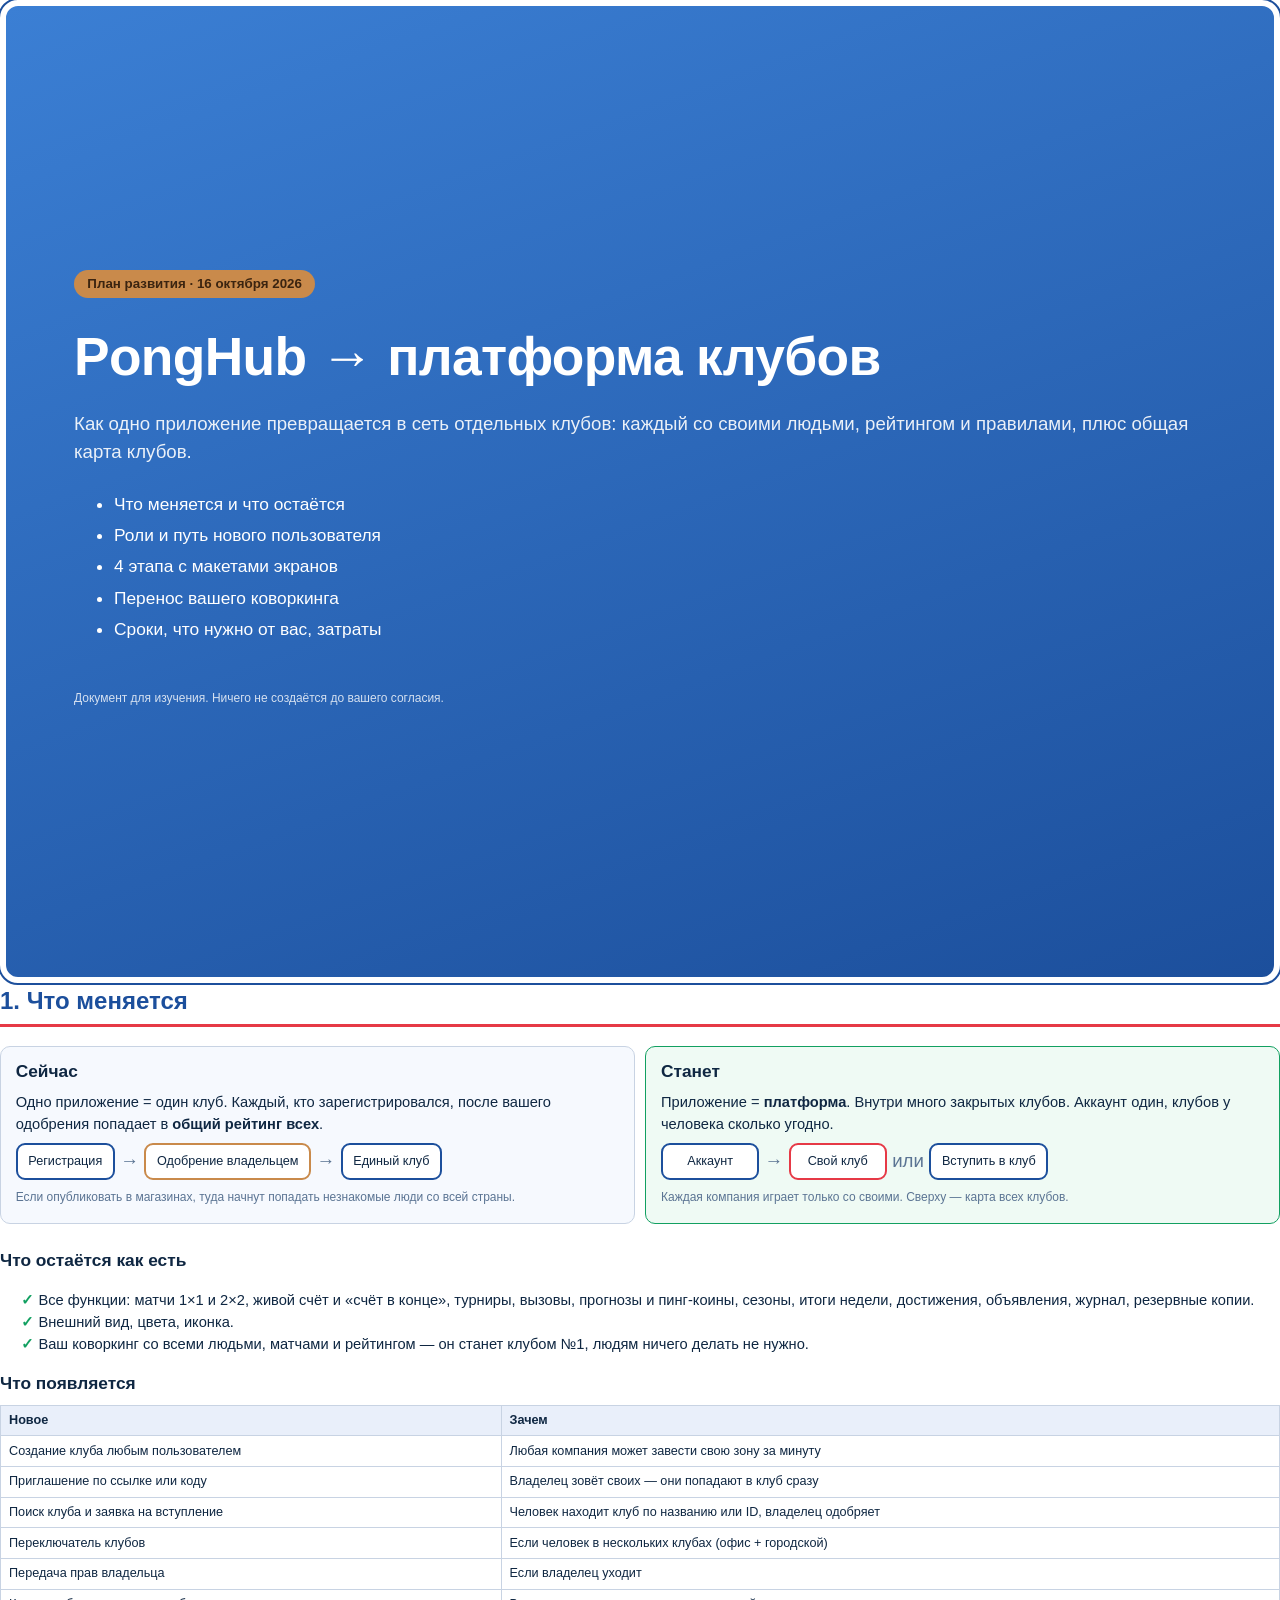
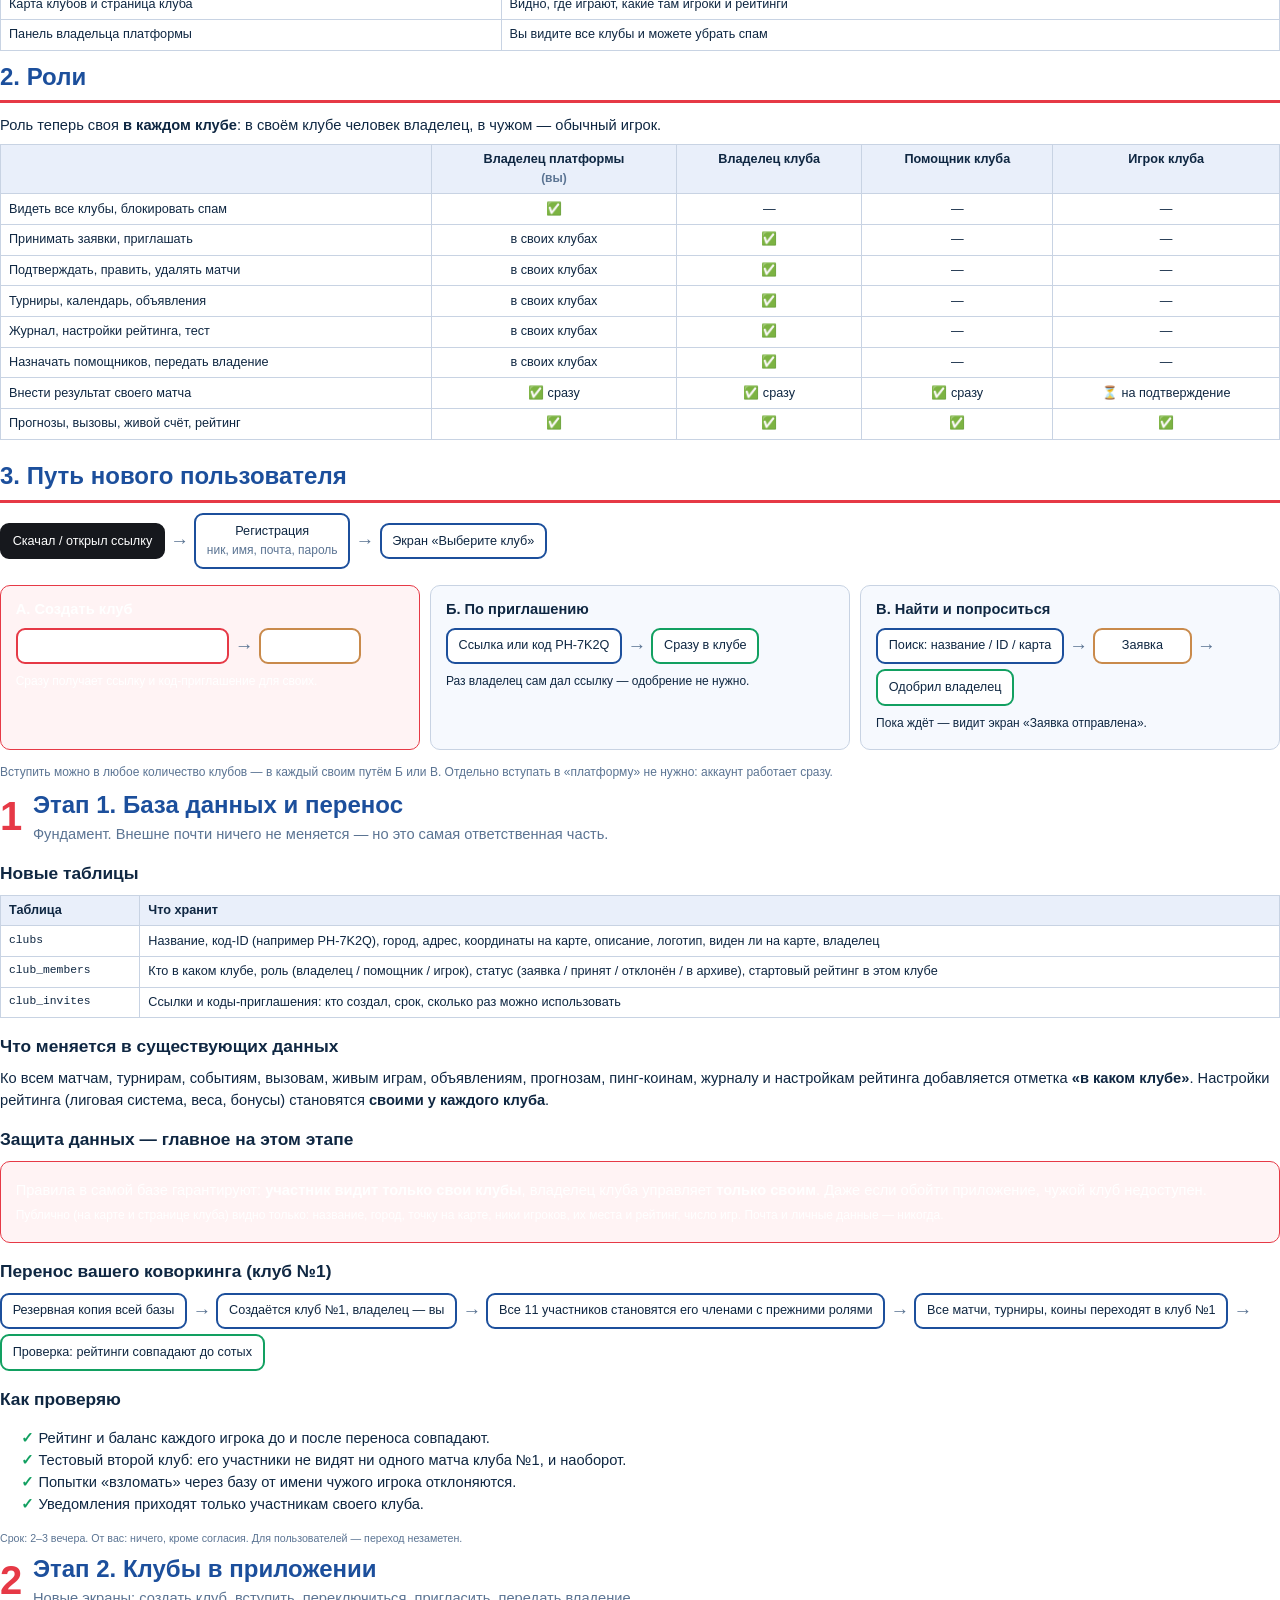
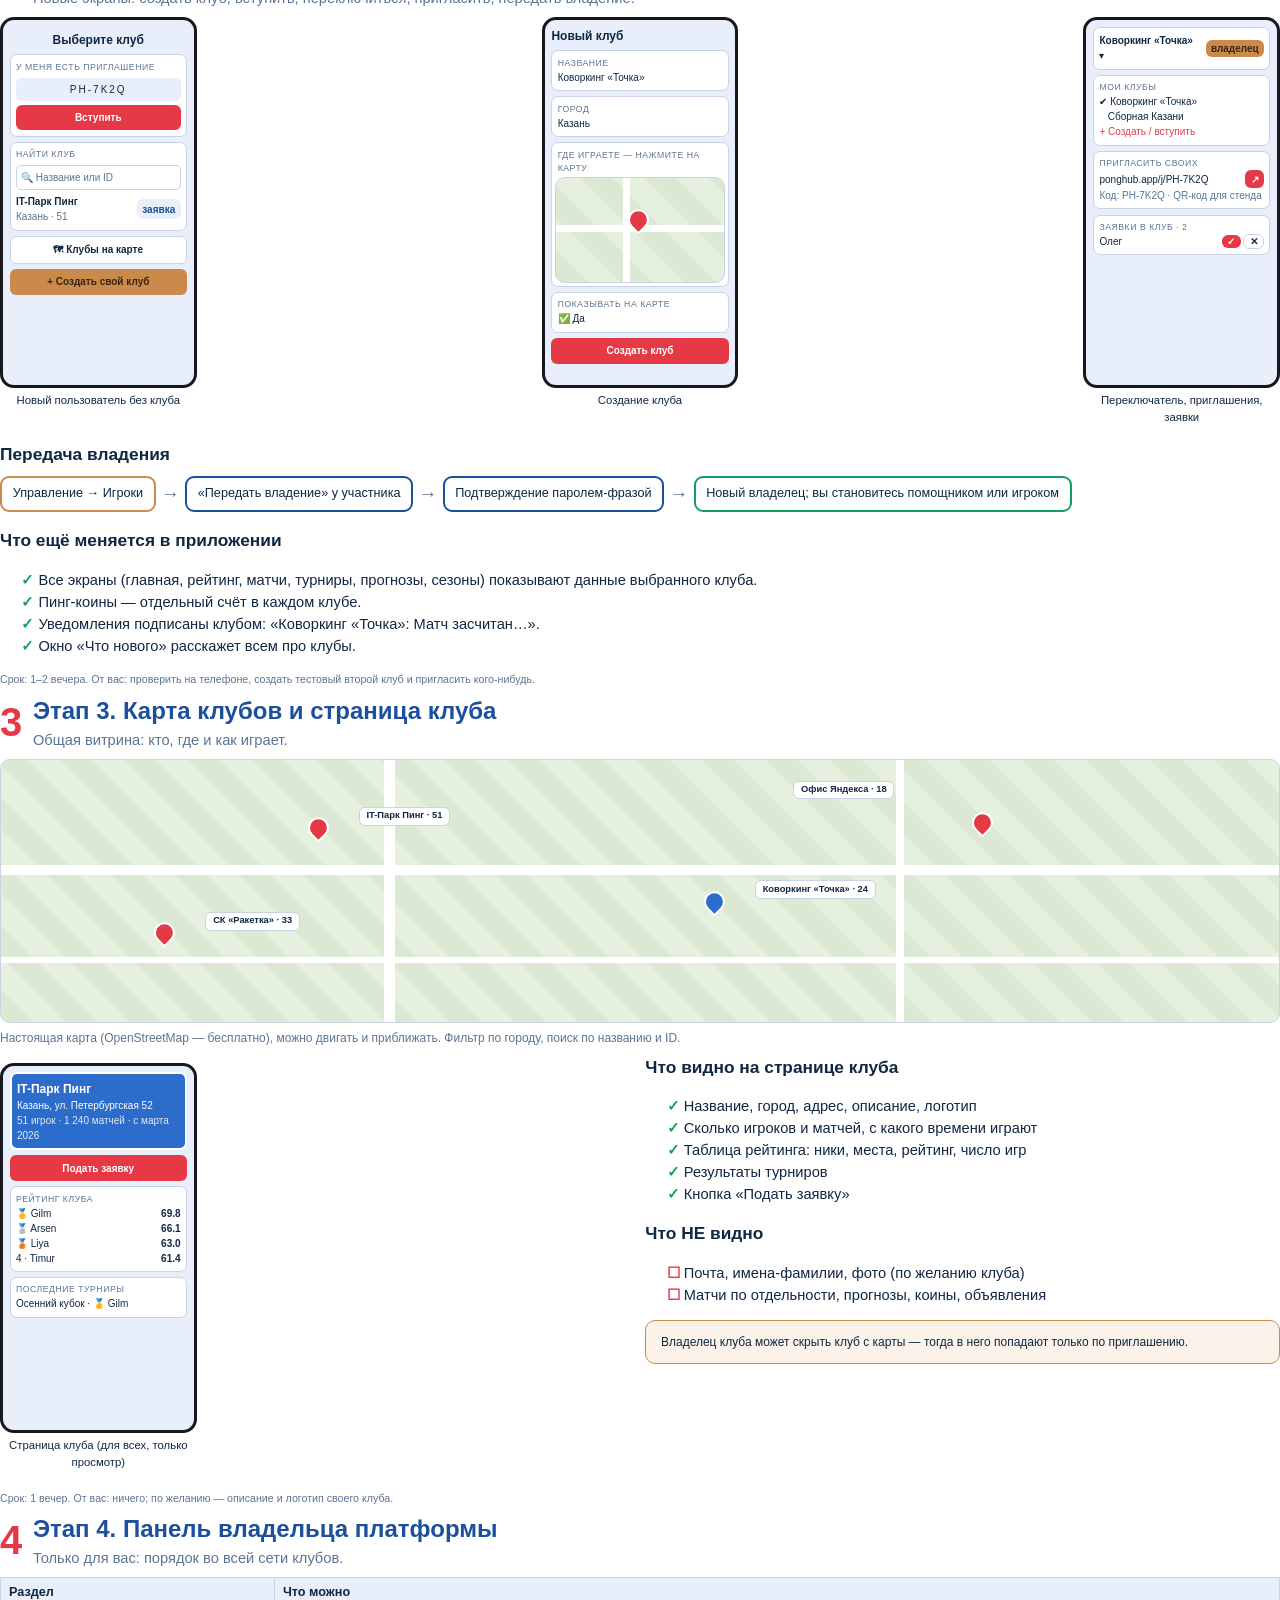
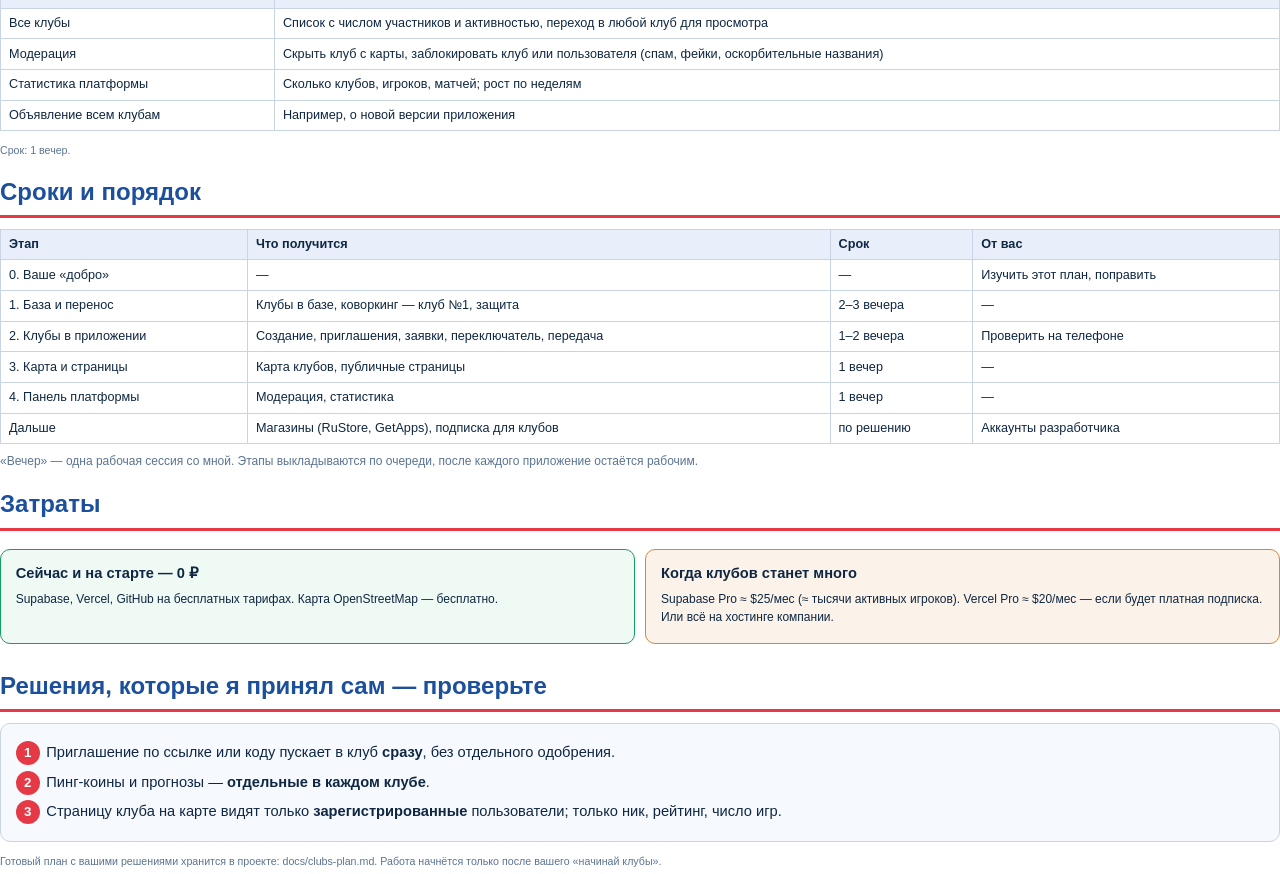
<file: docs/clubs-plan.html>
<!doctype html>
<html lang="ru"><head><meta charset="utf-8"><title>PongHub — платформа клубов</title>
<style>
@page { size: A4; margin: 14mm 13mm; }
* { box-sizing: border-box; }
body { font: 11pt/1.5 -apple-system, "Helvetica Neue", Arial, sans-serif; color: #0f2742; margin: 0; }
h1 { font-size: 30pt; margin: 0 0 6pt; letter-spacing: -.5pt; }
h2 { font-size: 18pt; margin: 0 0 8pt; color: #1c4f9c; border-bottom: 3px solid #e63946; padding-bottom: 4pt; }
h3 { font-size: 13pt; margin: 12pt 0 5pt; }
p { margin: 4pt 0; }
.page { page-break-after: always; }
.page:last-child { page-break-after: auto; }
.muted { color: #5b7493; }
.small { font-size: 9pt; }
.cover { height: 260mm; display: flex; flex-direction: column; justify-content: center; background: linear-gradient(160deg, #3b7fd4, #1c4f9c); color: #fff; border-radius: 18px; padding: 30mm 18mm; border: 6px solid #fff; outline: 2px solid #1c4f9c; }
.cover h1 { font-size: 40pt; }
.cover .tag { display: inline-block; background: #c98a4b; color: #3b2410; padding: 3pt 10pt; border-radius: 12pt; font-weight: 700; font-size: 10pt; margin-bottom: 14pt; }
.cover ul { font-size: 13pt; line-height: 1.8; }
.box { border: 1px solid #c8d3e3; border-radius: 10px; padding: 9pt 11pt; margin: 6pt 0; background: #f6f9fe; break-inside: avoid; }
.box.red { border-color: #e63946; background: #fff3f4; }
.box.wood { border-color: #c98a4b; background: #fbf3e9; }
.box.green { border-color: #12a061; background: #effaf4; }
.grid2 { display: grid; grid-template-columns: 1fr 1fr; gap: 8pt; }
.grid3 { display: grid; grid-template-columns: 1fr 1fr 1fr; gap: 8pt; }
table { width: 100%; border-collapse: collapse; font-size: 9.5pt; margin: 6pt 0; break-inside: avoid; }
th, td { border: 1px solid #c8d3e3; padding: 4pt 6pt; text-align: left; vertical-align: top; }
th { background: #e9effa; }
td.c, th.c { text-align: center; }
.flow { display: flex; align-items: center; flex-wrap: wrap; gap: 4pt; margin: 6pt 0; }
.st { border: 2px solid #1c4f9c; border-radius: 9px; padding: 5pt 8pt; background: #fff; font-size: 9.5pt; text-align: center; min-width: 26mm; }
.st.r { border-color: #e63946; } .st.w { border-color: #c98a4b; } .st.g { border-color: #12a061; } .st.k { border-color: #16181d; background: #16181d; color: #fff; }
.ar { font-size: 14pt; color: #5b7493; }
.phone { width: 52mm; height: 98mm; border: 3px solid #16181d; border-radius: 14px; background: #e9effa; padding: 5pt; font-size: 7.5pt; overflow: hidden; display: flex; flex-direction: column; gap: 4pt; }
.phones { display: flex; gap: 6mm; justify-content: space-between; margin: 6pt 0; break-inside: avoid; }
.ph-cap { font-size: 8.5pt; text-align: center; margin-top: 3pt; width: 52mm; }
.pc { background: #fff; border: 1px solid #c8d3e3; border-radius: 7px; padding: 4pt; }
.pb { border-radius: 6px; padding: 4pt; text-align: center; font-weight: 700; }
.red { background: #e63946; color: #fff; } .blue { background: #2c6ccb; color: #fff; } .blk { background: #16181d; color: #fff; } .wd { background: #c98a4b; color: #3b2410; }
.row { display: flex; justify-content: space-between; align-items: center; gap: 4pt; }
.lbl { font-size: 6.5pt; color: #5b7493; text-transform: uppercase; letter-spacing: .4pt; }
.num { display: inline-flex; width: 18pt; height: 18pt; border-radius: 50%; background: #e63946; color: #fff; align-items: center; justify-content: center; font-weight: 700; font-size: 10pt; margin-right: 5pt; }
.stage-head { display: flex; align-items: center; gap: 8pt; margin-bottom: 6pt; }
.stage-head .big { font-size: 30pt; font-weight: 800; color: #e63946; line-height: 1; }
.tbl-db td:first-child { font-family: Menlo, monospace; font-size: 8.5pt; white-space: nowrap; }
.map { height: 50mm; border-radius: 10px; background: repeating-linear-gradient(45deg, #dbe9d4, #dbe9d4 6mm, #e5f0de 6mm, #e5f0de 12mm); position: relative; border: 1px solid #c8d3e3; overflow: hidden; }
.road { position: absolute; background: #fff; }
.pin { position: absolute; width: 16pt; height: 16pt; border-radius: 50% 50% 50% 0; transform: rotate(-45deg); background: #e63946; border: 2px solid #fff; }
.pin.b { background: #2c6ccb; }
.pinlbl { position: absolute; background: #fff; border-radius: 6px; padding: 1pt 5pt; font-size: 7pt; font-weight: 700; border: 1px solid #c8d3e3; }
.check li { list-style: none; margin-left: -14pt; }
.check li::before { content: "✓ "; color: #12a061; font-weight: 700; }
.todo li { list-style: none; margin-left: -14pt; }
.todo li::before { content: "☐ "; color: #e63946; font-weight: 700; }
.foot { font-size: 8pt; color: #5b7493; margin-top: 8pt; }
</style></head><body>

<!-- 1. Обложка -->
<section class="page"><div class="cover">
  <div><span class="tag">План развития · 16 октября 2026</span></div>
  <h1>PongHub → платформа клубов</h1>
  <p style="font-size:14pt;opacity:.9">Как одно приложение превращается в сеть отдельных клубов: каждый со своими людьми, рейтингом и правилами, плюс общая карта клубов.</p>
  <ul>
    <li>Что меняется и что остаётся</li>
    <li>Роли и путь нового пользователя</li>
    <li>4 этапа с макетами экранов</li>
    <li>Перенос вашего коворкинга</li>
    <li>Сроки, что нужно от вас, затраты</li>
  </ul>
  <p class="small" style="opacity:.8;margin-top:20pt">Документ для изучения. Ничего не создаётся до вашего согласия.</p>
</div></section>

<!-- 2. Было / станет -->
<section class="page">
<h2>1. Что меняется</h2>
<div class="grid2">
  <div class="box"><h3 style="margin-top:0">Сейчас</h3>
    <p>Одно приложение = один клуб. Каждый, кто зарегистрировался, после вашего одобрения попадает в <b>общий рейтинг всех</b>.</p>
    <div class="flow"><div class="st">Регистрация</div><span class="ar">→</span><div class="st w">Одобрение владельцем</div><span class="ar">→</span><div class="st">Единый клуб</div></div>
    <p class="muted small">Если опубликовать в магазинах, туда начнут попадать незнакомые люди со всей страны.</p>
  </div>
  <div class="box green"><h3 style="margin-top:0">Станет</h3>
    <p>Приложение = <b>платформа</b>. Внутри много закрытых клубов. Аккаунт один, клубов у человека сколько угодно.</p>
    <div class="flow"><div class="st">Аккаунт</div><span class="ar">→</span><div class="st r">Свой клуб</div><span class="ar">или</span><div class="st">Вступить в клуб</div></div>
    <p class="muted small">Каждая компания играет только со своими. Сверху — карта всех клубов.</p>
  </div>
</div>

<h3>Что остаётся как есть</h3>
<ul class="check">
  <li>Все функции: матчи 1×1 и 2×2, живой счёт и «счёт в конце», турниры, вызовы, прогнозы и пинг-коины, сезоны, итоги недели, достижения, объявления, журнал, резервные копии.</li>
  <li>Внешний вид, цвета, иконка.</li>
  <li>Ваш коворкинг со всеми людьми, матчами и рейтингом — он станет клубом №1, людям ничего делать не нужно.</li>
</ul>

<h3>Что появляется</h3>
<table>
  <tr><th>Новое</th><th>Зачем</th></tr>
  <tr><td>Создание клуба любым пользователем</td><td>Любая компания может завести свою зону за минуту</td></tr>
  <tr><td>Приглашение по ссылке или коду</td><td>Владелец зовёт своих — они попадают в клуб сразу</td></tr>
  <tr><td>Поиск клуба и заявка на вступление</td><td>Человек находит клуб по названию или ID, владелец одобряет</td></tr>
  <tr><td>Переключатель клубов</td><td>Если человек в нескольких клубах (офис + городской)</td></tr>
  <tr><td>Передача прав владельца</td><td>Если владелец уходит</td></tr>
  <tr><td>Карта клубов и страница клуба</td><td>Видно, где играют, какие там игроки и рейтинги</td></tr>
  <tr><td>Панель владельца платформы</td><td>Вы видите все клубы и можете убрать спам</td></tr>
</table>
</section>

<!-- 3. Роли и путь -->
<section class="page">
<h2>2. Роли</h2>
<p>Роль теперь своя <b>в каждом клубе</b>: в своём клубе человек владелец, в чужом — обычный игрок.</p>
<table>
  <tr><th></th><th class="c">Владелец платформы<br><span class="muted small">(вы)</span></th><th class="c">Владелец клуба</th><th class="c">Помощник клуба</th><th class="c">Игрок клуба</th></tr>
  <tr><td>Видеть все клубы, блокировать спам</td><td class="c">✅</td><td class="c">—</td><td class="c">—</td><td class="c">—</td></tr>
  <tr><td>Принимать заявки, приглашать</td><td class="c">в своих клубах</td><td class="c">✅</td><td class="c">—</td><td class="c">—</td></tr>
  <tr><td>Подтверждать, править, удалять матчи</td><td class="c">в своих клубах</td><td class="c">✅</td><td class="c">—</td><td class="c">—</td></tr>
  <tr><td>Турниры, календарь, объявления</td><td class="c">в своих клубах</td><td class="c">✅</td><td class="c">—</td><td class="c">—</td></tr>
  <tr><td>Журнал, настройки рейтинга, тест</td><td class="c">в своих клубах</td><td class="c">✅</td><td class="c">—</td><td class="c">—</td></tr>
  <tr><td>Назначать помощников, передать владение</td><td class="c">в своих клубах</td><td class="c">✅</td><td class="c">—</td><td class="c">—</td></tr>
  <tr><td>Внести результат своего матча</td><td class="c">✅ сразу</td><td class="c">✅ сразу</td><td class="c">✅ сразу</td><td class="c">⏳ на подтверждение</td></tr>
  <tr><td>Прогнозы, вызовы, живой счёт, рейтинг</td><td class="c">✅</td><td class="c">✅</td><td class="c">✅</td><td class="c">✅</td></tr>
</table>

<h2 style="margin-top:14pt">3. Путь нового пользователя</h2>
<div class="flow">
  <div class="st k">Скачал / открыл ссылку</div><span class="ar">→</span>
  <div class="st">Регистрация<br><span class="small muted">ник, имя, почта, пароль</span></div><span class="ar">→</span>
  <div class="st">Экран «Выберите клуб»</div>
</div>
<div class="grid3">
  <div class="box red"><b>А. Создать клуб</b>
    <div class="flow"><div class="st r">Название, город, точка на карте</div><span class="ar">→</span><div class="st w">Он владелец</div></div>
    <p class="small">Сразу получает ссылку и код-приглашение для своих.</p></div>
  <div class="box"><b>Б. По приглашению</b>
    <div class="flow"><div class="st">Ссылка или код PH-7K2Q</div><span class="ar">→</span><div class="st g">Сразу в клубе</div></div>
    <p class="small">Раз владелец сам дал ссылку — одобрение не нужно.</p></div>
  <div class="box"><b>В. Найти и попроситься</b>
    <div class="flow"><div class="st">Поиск: название / ID / карта</div><span class="ar">→</span><div class="st w">Заявка</div><span class="ar">→</span><div class="st g">Одобрил владелец</div></div>
    <p class="small">Пока ждёт — видит экран «Заявка отправлена».</p></div>
</div>
<p class="small muted">Вступить можно в любое количество клубов — в каждый своим путём Б или В. Отдельно вступать в «платформу» не нужно: аккаунт работает сразу.</p>
</section>

<!-- 4. Этап 1 -->
<section class="page">
<div class="stage-head"><span class="big">1</span><div><h2 style="border:0;margin:0;padding:0">Этап 1. База данных и перенос</h2><span class="muted">Фундамент. Внешне почти ничего не меняется — но это самая ответственная часть.</span></div></div>

<h3>Новые таблицы</h3>
<table class="tbl-db">
  <tr><th>Таблица</th><th>Что хранит</th></tr>
  <tr><td>clubs</td><td>Название, код-ID (например PH-7K2Q), город, адрес, координаты на карте, описание, логотип, виден ли на карте, владелец</td></tr>
  <tr><td>club_members</td><td>Кто в каком клубе, роль (владелец / помощник / игрок), статус (заявка / принят / отклонён / в архиве), стартовый рейтинг в этом клубе</td></tr>
  <tr><td>club_invites</td><td>Ссылки и коды-приглашения: кто создал, срок, сколько раз можно использовать</td></tr>
</table>

<h3>Что меняется в существующих данных</h3>
<p>Ко всем матчам, турнирам, событиям, вызовам, живым играм, объявлениям, прогнозам, пинг-коинам, журналу и настройкам рейтинга добавляется отметка <b>«в каком клубе»</b>. Настройки рейтинга (лиговая система, веса, бонусы) становятся <b>своими у каждого клуба</b>.</p>

<h3>Защита данных — главное на этом этапе</h3>
<div class="box red">
  <p>Правила в самой базе гарантируют: <b>участник видит только свои клубы</b>, владелец клуба управляет <b>только своим</b>. Даже если обойти приложение, чужой клуб недоступен.</p>
  <p class="small">Публично (на карте и странице клуба) видно только: название, город, точку на карте, ники игроков, их места и рейтинг, число игр. Почта и личные данные — никогда.</p>
</div>

<h3>Перенос вашего коворкинга (клуб №1)</h3>
<div class="flow">
  <div class="st">Резервная копия всей базы</div><span class="ar">→</span>
  <div class="st">Создаётся клуб №1, владелец — вы</div><span class="ar">→</span>
  <div class="st">Все 11 участников становятся его членами с прежними ролями</div><span class="ar">→</span>
  <div class="st">Все матчи, турниры, коины переходят в клуб №1</div><span class="ar">→</span>
  <div class="st g">Проверка: рейтинги совпадают до сотых</div>
</div>

<h3>Как проверяю</h3>
<ul class="check">
  <li>Рейтинг и баланс каждого игрока до и после переноса совпадают.</li>
  <li>Тестовый второй клуб: его участники не видят ни одного матча клуба №1, и наоборот.</li>
  <li>Попытки «взломать» через базу от имени чужого игрока отклоняются.</li>
  <li>Уведомления приходят только участникам своего клуба.</li>
</ul>
<p class="foot">Срок: 2–3 вечера. От вас: ничего, кроме согласия. Для пользователей — переход незаметен.</p>
</section>

<!-- 5. Этап 2 -->
<section class="page">
<div class="stage-head"><span class="big">2</span><div><h2 style="border:0;margin:0;padding:0">Этап 2. Клубы в приложении</h2><span class="muted">Новые экраны: создать клуб, вступить, переключиться, пригласить, передать владение.</span></div></div>
<div class="phones">
  <div><div class="phone">
    <b style="text-align:center;font-size:9pt;margin-top:3pt">Выберите клуб</b>
    <div class="pc"><div class="lbl">У меня есть приглашение</div><div style="background:#e9effa;border-radius:5px;padding:3pt;text-align:center;letter-spacing:1.5pt;margin:3pt 0">PH-7K2Q</div><div class="pb red">Вступить</div></div>
    <div class="pc"><div class="lbl">Найти клуб</div><div style="border:1px solid #c8d3e3;border-radius:5px;padding:3pt;margin:3pt 0;color:#5b7493">🔍 Название или ID</div>
      <div class="row"><span><b>IT-Парк Пинг</b><br><span class="muted">Казань · 51</span></span><span class="pb" style="background:#e9effa;color:#1c4f9c;padding:2pt 4pt">заявка</span></div></div>
    <div class="pb" style="border:1px solid #c8d3e3;background:#fff">🗺 Клубы на карте</div>
    <div class="pb wd">+ Создать свой клуб</div>
  </div><div class="ph-cap">Новый пользователь без клуба</div></div>

  <div><div class="phone">
    <b style="font-size:9pt">Новый клуб</b>
    <div class="pc"><div class="lbl">Название</div>Коворкинг «Точка»</div>
    <div class="pc"><div class="lbl">Город</div>Казань</div>
    <div class="pc" style="padding:2pt"><div class="lbl" style="padding:2pt">Где играете — нажмите на карту</div>
      <div class="map" style="height:28mm"><div class="road" style="left:0;right:0;top:45%;height:5pt"></div><div class="road" style="top:0;bottom:0;left:40%;width:5pt"></div><div class="pin" style="left:43%;top:30%"></div></div></div>
    <div class="pc"><div class="lbl">Показывать на карте</div>✅ Да</div>
    <div class="pb red">Создать клуб</div>
  </div><div class="ph-cap">Создание клуба</div></div>

  <div><div class="phone">
    <div class="row pc"><span><b>Коворкинг «Точка»</b> ▾</span><span class="pb wd" style="padding:1pt 4pt">владелец</span></div>
    <div class="pc"><div class="lbl">Мои клубы</div>✔ Коворкинг «Точка»<br>&nbsp;&nbsp; Сборная Казани<br><span style="color:#e63946">+ Создать / вступить</span></div>
    <div class="pc"><div class="lbl">Пригласить своих</div><div class="row"><span>ponghub.app/j/PH-7K2Q</span><span class="pb red" style="padding:1pt 4pt">↗</span></div><div class="muted">Код: PH-7K2Q · QR-код для стенда</div></div>
    <div class="pc"><div class="lbl">Заявки в клуб · 2</div><div class="row"><span>Олег</span><span><span class="pb red" style="padding:1pt 4pt">✓</span> <span class="pb" style="border:1px solid #c8d3e3;padding:1pt 4pt">✕</span></span></div></div>
  </div><div class="ph-cap">Переключатель, приглашения, заявки</div></div>
</div>

<h3>Передача владения</h3>
<div class="flow"><div class="st w">Управление → Игроки</div><span class="ar">→</span><div class="st">«Передать владение» у участника</div><span class="ar">→</span><div class="st">Подтверждение паролем-фразой</div><span class="ar">→</span><div class="st g">Новый владелец; вы становитесь помощником или игроком</div></div>

<h3>Что ещё меняется в приложении</h3>
<ul class="check">
  <li>Все экраны (главная, рейтинг, матчи, турниры, прогнозы, сезоны) показывают данные выбранного клуба.</li>
  <li>Пинг-коины — отдельный счёт в каждом клубе.</li>
  <li>Уведомления подписаны клубом: «Коворкинг «Точка»: Матч засчитан…».</li>
  <li>Окно «Что нового» расскажет всем про клубы.</li>
</ul>
<p class="foot">Срок: 1–2 вечера. От вас: проверить на телефоне, создать тестовый второй клуб и пригласить кого-нибудь.</p>
</section>

<!-- 6. Этап 3 -->
<section class="page">
<div class="stage-head"><span class="big">3</span><div><h2 style="border:0;margin:0;padding:0">Этап 3. Карта клубов и страница клуба</h2><span class="muted">Общая витрина: кто, где и как играет.</span></div></div>
<div class="map" style="height:70mm">
  <div class="road" style="left:0;right:0;top:40%;height:8pt"></div><div class="road" style="top:0;bottom:0;left:30%;width:8pt"></div><div class="road" style="top:0;bottom:0;left:70%;width:6pt"></div><div class="road" style="left:0;right:0;top:75%;height:5pt"></div>
  <div class="pin" style="left:24%;top:22%"></div><div class="pinlbl" style="left:28%;top:18%">IT-Парк Пинг · 51</div>
  <div class="pin b" style="left:55%;top:50%"></div><div class="pinlbl" style="left:59%;top:46%">Коворкинг «Точка» · 24</div>
  <div class="pin" style="left:76%;top:20%"></div><div class="pinlbl" style="left:62%;top:8%">Офис Яндекса · 18</div>
  <div class="pin" style="left:12%;top:62%"></div><div class="pinlbl" style="left:16%;top:58%">СК «Ракетка» · 33</div>
</div>
<p class="small muted">Настоящая карта (OpenStreetMap — бесплатно), можно двигать и приближать. Фильтр по городу, поиск по названию и ID.</p>

<div class="grid2" style="margin-top:6pt">
<div class="phones" style="justify-content:flex-start"><div><div class="phone">
  <div class="pc" style="background:#2c6ccb;color:#fff;border:2px solid #fff"><b style="font-size:9pt">IT-Парк Пинг</b><br>Казань, ул. Петербургская 52<br><span style="opacity:.85">51 игрок · 1 240 матчей · с марта 2026</span></div>
  <div class="pb red">Подать заявку</div>
  <div class="pc"><div class="lbl">Рейтинг клуба</div>
    <div class="row"><span>🥇 Gilm</span><b>69.8</b></div><div class="row"><span>🥈 Arsen</span><b>66.1</b></div><div class="row"><span>🥉 Liya</span><b>63.0</b></div><div class="row"><span>4 · Timur</span><b>61.4</b></div></div>
  <div class="pc"><div class="lbl">Последние турниры</div>Осенний кубок · 🥇 Gilm</div>
</div><div class="ph-cap">Страница клуба (для всех, только просмотр)</div></div></div>
<div>
  <h3 style="margin-top:0">Что видно на странице клуба</h3>
  <ul class="check">
    <li>Название, город, адрес, описание, логотип</li>
    <li>Сколько игроков и матчей, с какого времени играют</li>
    <li>Таблица рейтинга: ники, места, рейтинг, число игр</li>
    <li>Результаты турниров</li>
    <li>Кнопка «Подать заявку»</li>
  </ul>
  <h3>Что НЕ видно</h3>
  <ul class="todo"><li>Почта, имена-фамилии, фото (по желанию клуба)</li><li>Матчи по отдельности, прогнозы, коины, объявления</li></ul>
  <div class="box wood small">Владелец клуба может скрыть клуб с карты — тогда в него попадают только по приглашению.</div>
</div>
</div>
<p class="foot">Срок: 1 вечер. От вас: ничего; по желанию — описание и логотип своего клуба.</p>
</section>

<!-- 7. Этап 4 и сроки -->
<section class="page">
<div class="stage-head"><span class="big">4</span><div><h2 style="border:0;margin:0;padding:0">Этап 4. Панель владельца платформы</h2><span class="muted">Только для вас: порядок во всей сети клубов.</span></div></div>
<table>
  <tr><th>Раздел</th><th>Что можно</th></tr>
  <tr><td>Все клубы</td><td>Список с числом участников и активностью, переход в любой клуб для просмотра</td></tr>
  <tr><td>Модерация</td><td>Скрыть клуб с карты, заблокировать клуб или пользователя (спам, фейки, оскорбительные названия)</td></tr>
  <tr><td>Статистика платформы</td><td>Сколько клубов, игроков, матчей; рост по неделям</td></tr>
  <tr><td>Объявление всем клубам</td><td>Например, о новой версии приложения</td></tr>
</table>
<p class="foot">Срок: 1 вечер.</p>

<h2 style="margin-top:12pt">Сроки и порядок</h2>
<table>
  <tr><th>Этап</th><th>Что получится</th><th>Срок</th><th>От вас</th></tr>
  <tr><td>0. Ваше «добро»</td><td>—</td><td>—</td><td>Изучить этот план, поправить</td></tr>
  <tr><td>1. База и перенос</td><td>Клубы в базе, коворкинг — клуб №1, защита</td><td>2–3 вечера</td><td>—</td></tr>
  <tr><td>2. Клубы в приложении</td><td>Создание, приглашения, заявки, переключатель, передача</td><td>1–2 вечера</td><td>Проверить на телефоне</td></tr>
  <tr><td>3. Карта и страницы</td><td>Карта клубов, публичные страницы</td><td>1 вечер</td><td>—</td></tr>
  <tr><td>4. Панель платформы</td><td>Модерация, статистика</td><td>1 вечер</td><td>—</td></tr>
  <tr><td>Дальше</td><td>Магазины (RuStore, GetApps), подписка для клубов</td><td>по решению</td><td>Аккаунты разработчика</td></tr>
</table>
<p class="small muted">«Вечер» — одна рабочая сессия со мной. Этапы выкладываются по очереди, после каждого приложение остаётся рабочим.</p>

<h2 style="margin-top:12pt">Затраты</h2>
<div class="grid2">
  <div class="box green"><b>Сейчас и на старте — 0 ₽</b><p class="small">Supabase, Vercel, GitHub на бесплатных тарифах. Карта OpenStreetMap — бесплатно.</p></div>
  <div class="box wood"><b>Когда клубов станет много</b><p class="small">Supabase Pro ≈ $25/мес (≈ тысячи активных игроков). Vercel Pro ≈ $20/мес — если будет платная подписка. Или всё на хостинге компании.</p></div>
</div>

<h2 style="margin-top:12pt">Решения, которые я принял сам — проверьте</h2>
<div class="box">
  <p><span class="num">1</span>Приглашение по ссылке или коду пускает в клуб <b>сразу</b>, без отдельного одобрения.</p>
  <p><span class="num">2</span>Пинг-коины и прогнозы — <b>отдельные в каждом клубе</b>.</p>
  <p><span class="num">3</span>Страницу клуба на карте видят только <b>зарегистрированные</b> пользователи; только ник, рейтинг, число игр.</p>
</div>
<p class="foot">Готовый план с вашими решениями хранится в проекте: docs/clubs-plan.md. Работа начнётся только после вашего «начинай клубы».</p>
</section>
</body></html>
</file>
